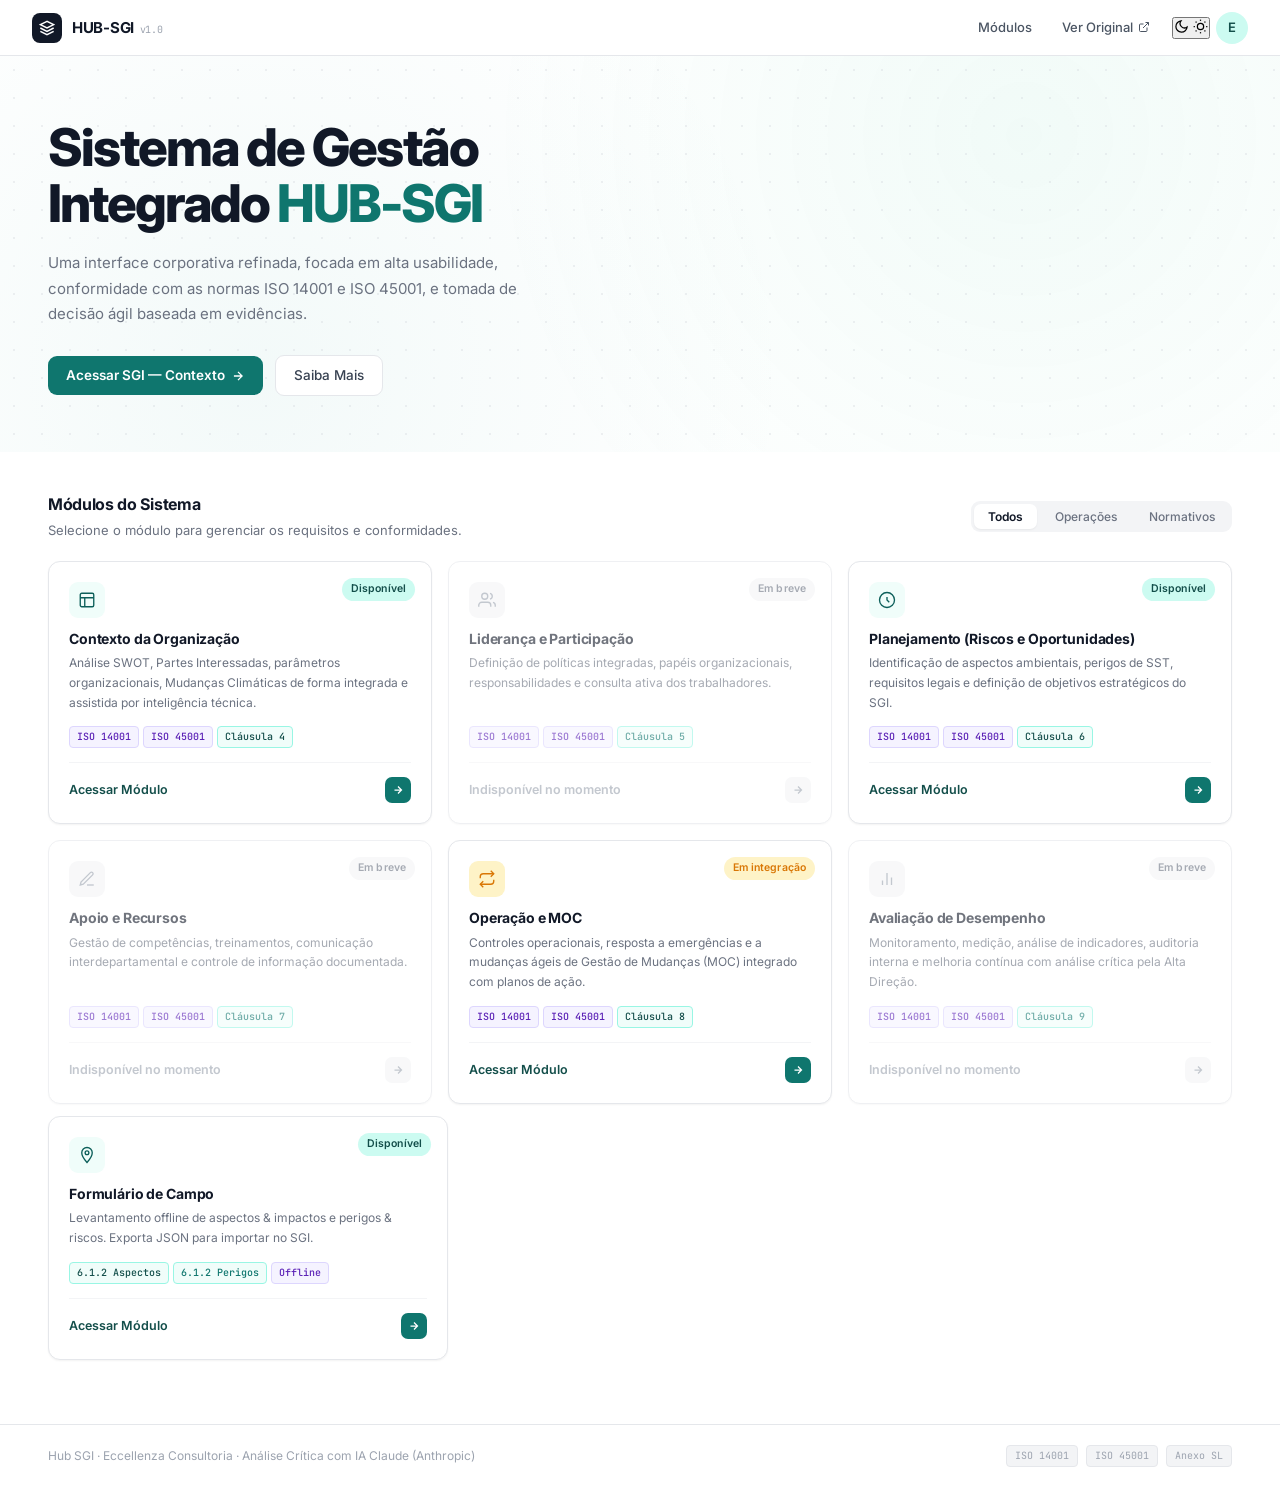
<file: index.html>
<!DOCTYPE html>
<html lang="pt-BR">
<head>
<meta charset="UTF-8">
<meta name="viewport" content="width=device-width, initial-scale=1.0">
<title>Hub SGI — Sistema de Gestão Integrado</title>
<link rel="preconnect" href="https://fonts.googleapis.com">
<link rel="preconnect" href="https://fonts.gstatic.com" crossorigin>
<link href="https://fonts.googleapis.com/css2?family=Inter:wght@300;400;500;600;700;800&family=JetBrains+Mono:wght@400;500&display=swap" rel="stylesheet">
<style>
:root {
  --green:     #0F766E;
  --green-d:   #0D5F5A;
  --green-l:   #CCFBF1;
  --green-xl:  #F0FDFA;
  --green-text:#134E4A;
  --teal:      #0D9488;
  --teal-d:    #0F766E;
  --gray-900:  #111827;
  --gray-800:  #1F2937;
  --gray-700:  #374151;
  --gray-600:  #4B5563;
  --gray-500:  #6B7280;
  --gray-400:  #9CA3AF;
  --gray-300:  #D1D5DB;
  --gray-200:  #E5E7EB;
  --gray-100:  #F3F4F6;
  --gray-050:  #F9FAFB;
  --white:     #FFFFFF;
  --amber-600: #D97706;
  --amber-100: #FEF3C7;
  --slate-400: #94A3B8;
  --font: 'Inter', -apple-system, BlinkMacSystemFont, sans-serif;
  --font-mono: 'JetBrains Mono', monospace;
  --r: 12px;
  --shadow-sm: 0 1px 2px rgba(0,0,0,.05);
  --shadow: 0 1px 3px rgba(0,0,0,.08), 0 4px 16px rgba(0,0,0,.05);
  --shadow-md: 0 4px 12px rgba(0,0,0,.08), 0 8px 32px rgba(0,0,0,.06);
}
*, *::before, *::after { box-sizing: border-box; margin: 0; padding: 0; }
html { scroll-behavior: smooth; }
body {
  font-family: var(--font);
  background: var(--white);
  color: var(--gray-800);
  font-size: 14px;
  line-height: 1.6;
  -webkit-font-smoothing: antialiased;
}

/* ── TOPBAR ────────────────────────────────────────────────────── */
.topbar {
  height: 56px;
  background: var(--white);
  border-bottom: 1px solid var(--gray-200);
  display: flex;
  align-items: center;
  justify-content: space-between;
  padding: 0 32px;
  position: sticky;
  top: 0;
  z-index: 100;
}

.topbar-brand {
  display: flex;
  align-items: center;
  gap: 10px;
  text-decoration: none;
}

.brand-mark {
  width: 30px; height: 30px;
  background: var(--gray-900);
  border-radius: 8px;
  display: flex; align-items: center; justify-content: center;
}

.brand-name {
  font-size: 15px;
  font-weight: 700;
  color: var(--gray-900);
  letter-spacing: -.02em;
}

.brand-version {
  font-family: var(--font-mono);
  font-size: 10px;
  color: var(--gray-400);
  margin-left: 2px;
  font-weight: 400;
}

.topbar-nav {
  display: flex;
  align-items: center;
  gap: 6px;
}

.topbar-link {
  font-size: 13px;
  font-weight: 500;
  color: var(--gray-600);
  text-decoration: none;
  padding: 5px 12px;
  border-radius: 8px;
  transition: all 140ms;
  display: flex; align-items: center; gap: 5px;
}
.topbar-link:hover { background: var(--gray-100); color: var(--gray-900); }

.topbar-avatar {
  width: 32px; height: 32px;
  background: var(--green-l);
  border-radius: 50%;
  display: flex; align-items: center; justify-content: center;
  font-size: 13px; font-weight: 600;
  color: var(--green-text);
  cursor: pointer;
}

/* ── HERO ──────────────────────────────────────────────────────── */
.hero {
  position: relative;
  background: var(--white);
  overflow: hidden;
  padding: 64px 48px 56px;
}

/* Textura de fundo sutil */
.hero::before {
  content: '';
  position: absolute;
  inset: 0;
  background-image:
    radial-gradient(circle at 80% 20%, rgba(16,185,129,.06) 0%, transparent 50%),
    radial-gradient(circle at 20% 80%, rgba(13,148,136,.05) 0%, transparent 50%);
  pointer-events: none;
}

/* Grade de pontos sutil */
.hero::after {
  content: '';
  position: absolute;
  inset: 0;
  background-image: radial-gradient(var(--gray-300) 1px, transparent 1px);
  background-size: 28px 28px;
  opacity: .35;
  pointer-events: none;
}

.hero-inner {
  position: relative;
  z-index: 1;
  max-width: 680px;
}

.hero-title {
  font-size: clamp(36px, 5vw, 52px);
  font-weight: 800;
  line-height: 1.08;
  letter-spacing: -.04em;
  color: var(--gray-900);
  margin-bottom: 18px;
}

.hero-title-accent {
  color: var(--green);
  display: inline;
}

.hero-sub {
  font-size: 15px;
  color: var(--gray-500);
  line-height: 1.7;
  max-width: 520px;
  margin-bottom: 28px;
}

.hero-actions {
  display: flex;
  align-items: center;
  gap: 12px;
  flex-wrap: wrap;
}

.btn-primary {
  display: inline-flex;
  align-items: center;
  gap: 6px;
  background: var(--green);
  color: #fff;
  font-size: 13.5px;
  font-weight: 600;
  padding: 9px 18px;
  border-radius: 9px;
  text-decoration: none;
  border: none;
  cursor: pointer;
  transition: background 140ms;
  font-family: var(--font);
}
.btn-primary:hover { background: var(--green-d); }

.btn-secondary {
  display: inline-flex;
  align-items: center;
  gap: 6px;
  background: var(--white);
  color: var(--gray-700);
  font-size: 13.5px;
  font-weight: 500;
  padding: 9px 18px;
  border-radius: 9px;
  text-decoration: none;
  border: 1px solid var(--gray-200);
  cursor: pointer;
  transition: all 140ms;
  font-family: var(--font);
}
.btn-secondary:hover { background: var(--gray-050); border-color: var(--gray-300); }

/* ── MÓDULOS ───────────────────────────────────────────────────── */
.modules-section {
  max-width: 1280px;
  margin: 0 auto;
  padding: 40px 48px 64px;
}

.modules-header {
  display: flex;
  align-items: center;
  justify-content: space-between;
  margin-bottom: 20px;
  flex-wrap: wrap;
  gap: 12px;
}

.modules-title {
  font-size: 16px;
  font-weight: 700;
  color: var(--gray-900);
  letter-spacing: -.02em;
}

.modules-sub {
  font-size: 13px;
  color: var(--gray-500);
  margin-top: 2px;
}

/* Filtros */
.filters {
  display: flex;
  gap: 4px;
  background: var(--gray-100);
  padding: 3px;
  border-radius: 9px;
}

.filter-btn {
  font-size: 12px;
  font-weight: 500;
  padding: 5px 14px;
  border-radius: 7px;
  border: none;
  background: transparent;
  color: var(--gray-500);
  cursor: pointer;
  transition: all 140ms;
  font-family: var(--font);
}

.filter-btn.active {
  background: var(--white);
  color: var(--gray-900);
  box-shadow: var(--shadow-sm);
  font-weight: 600;
}

/* Grid */
.modules-grid {
  display: grid;
  grid-template-columns: repeat(3, 1fr);
  gap: 16px;
}

/* ── MODULE CARD ───────────────────────────────────────────────── */
.module-card {
  background: var(--white);
  border: 1px solid var(--gray-200);
  border-radius: var(--r);
  padding: 20px;
  text-decoration: none;
  color: inherit;
  display: flex;
  flex-direction: column;
  gap: 0;
  transition: box-shadow 160ms, border-color 160ms, transform 160ms;
  box-shadow: var(--shadow-sm);
  position: relative;
  min-height: 220px;
}

.module-card.ready:hover {
  box-shadow: var(--shadow-md);
  border-color: var(--gray-300);
  transform: translateY(-2px);
}

.module-card.planned {
  opacity: .6;
  cursor: default;
}

/* Badge de status no canto superior direito */
.card-status-badge {
  position: absolute;
  top: 16px;
  right: 16px;
  font-size: 10.5px;
  font-weight: 600;
  padding: 3px 9px;
  border-radius: 20px;
  letter-spacing: .01em;
}
.csb-ready    { background: var(--green-l); color: var(--green-text); }
.csb-wip      { background: var(--amber-100); color: var(--amber-600); }
.csb-planned  { background: var(--gray-100); color: var(--gray-500); }

/* Ícone do card */
.card-icon {
  width: 36px; height: 36px;
  border-radius: 9px;
  background: var(--gray-100);
  display: flex; align-items: center; justify-content: center;
  margin-bottom: 12px;
  flex-shrink: 0;
}

.module-card.ready .card-icon { background: var(--green-xl); }

.card-icon svg { width: 18px; height: 18px; }
.module-card.ready .card-icon svg  { stroke: var(--green-d); }
.module-card.wip .card-icon   { background: var(--amber-100); }
.module-card.wip .card-icon svg    { stroke: var(--amber-600); }
.module-card.planned .card-icon svg{ stroke: var(--gray-400); }

.card-title {
  font-size: 14px;
  font-weight: 700;
  color: var(--gray-900);
  margin-bottom: 5px;
  letter-spacing: -.01em;
  line-height: 1.3;
  padding-right: 70px; /* espaço para o badge */
}

.card-desc {
  font-size: 12px;
  color: var(--gray-500);
  line-height: 1.65;
  margin-bottom: 14px;
  flex: 1;
}

/* Clause tags */
.card-clauses {
  display: flex;
  flex-wrap: wrap;
  gap: 4px;
  margin-bottom: 14px;
}

.clause {
  font-family: var(--font-mono);
  font-size: 10px;
  font-weight: 500;
  padding: 2px 7px;
  border-radius: 4px;
  border: 1px solid;
}

.c-env  { background: var(--green-xl); color: var(--green-text); border-color: #99F6E4; }
.c-sst  { background: #F0FDFA; color: var(--teal-d); border-color: #99F6E4; }
.c-both { background: #F5F3FF; color: #5B21B6; border-color: #DDD6FE; }

/* CTA do card */
.card-cta {
  display: flex;
  align-items: center;
  justify-content: space-between;
  padding-top: 14px;
  border-top: 1px solid var(--gray-100);
  margin-top: auto;
  font-size: 12.5px;
  font-weight: 600;
  color: var(--green-text);
  text-decoration: none;
}

.card-cta.disabled {
  color: var(--gray-400);
}

.cta-arrow {
  width: 26px; height: 26px;
  border-radius: 7px;
  background: var(--green);
  display: flex; align-items: center; justify-content: center;
  transition: background 140ms;
}

.module-card.ready:hover .cta-arrow { background: var(--green-d); }

.cta-arrow-planned {
  width: 26px; height: 26px;
  border-radius: 7px;
  background: var(--gray-100);
  display: flex; align-items: center; justify-content: center;
}

/* ── FOOTER ────────────────────────────────────────────────────── */
.site-footer {
  border-top: 1px solid var(--gray-200);
  padding: 20px 48px;
  display: flex;
  align-items: center;
  justify-content: space-between;
  gap: 12px;
  flex-wrap: wrap;
}

.footer-text {
  font-size: 12px;
  color: var(--gray-400);
}

.footer-norms {
  display: flex;
  gap: 8px;
}

.footer-norm {
  font-family: var(--font-mono);
  font-size: 10px;
  color: var(--gray-400);
  background: var(--gray-100);
  border: 1px solid var(--gray-200);
  padding: 2px 8px;
  border-radius: 4px;
}

/* ── RESPONSIVE ────────────────────────────────────────────────── */
@media (max-width: 1024px) {
  .modules-grid { grid-template-columns: repeat(2, 1fr); }
  .hero, .modules-section { padding-left: 32px; padding-right: 32px; }
}

@media (max-width: 640px) {
  .modules-grid { grid-template-columns: 1fr; }
  .hero { padding: 40px 20px; }
  .modules-section { padding: 24px 20px 40px; }
  .hero-title { font-size: 32px; }
  .topbar { padding: 0 20px; }
}

  /* Dark mode — index */
  [data-theme="dark"] body { background: #0D1117; color: #C9D1D9; }
  [data-theme="dark"] .topbar { background: #161B22; border-color: #30363D; }
  [data-theme="dark"] .brand-name { color: #E6EDF3; }
  [data-theme="dark"] .topbar-link { color: #8B949E; }
  [data-theme="dark"] .topbar-link:hover { background: #21262D; color: #E6EDF3; }
  [data-theme="dark"] .hero { background: #0D1117; }
  [data-theme="dark"] .hero-title { color: #F0F6FC; }
  [data-theme="dark"] .hero-sub { color: #8B949E; }
  [data-theme="dark"] .btn-secondary { background: #21262D; border-color: #30363D; color: #C9D1D9; }
  [data-theme="dark"] .btn-secondary:hover { background: #30363D; }
  [data-theme="dark"] .modules-section { background: #0D1117; }
  [data-theme="dark"] .modules-title { color: #F0F6FC; }
  [data-theme="dark"] .modules-sub { color: #8B949E; }
  [data-theme="dark"] .filters { background: #21262D; }
  [data-theme="dark"] .filter-btn { color: #8B949E; }
  [data-theme="dark"] .filter-btn.active { background: #30363D; color: #E6EDF3; }
  [data-theme="dark"] .module-card { background: #161B22; border-color: #30363D; }
  [data-theme="dark"] .module-card.ready:hover { border-color: #484F58; box-shadow: 0 4px 20px rgba(0,0,0,.4); }
  [data-theme="dark"] .card-icon { background: #21262D; }
  [data-theme="dark"] .module-card.ready .card-icon { background: #042F2E; }
  [data-theme="dark"] .card-title { color: #E6EDF3; }
  [data-theme="dark"] .card-desc { color: #8B949E; }
  [data-theme="dark"] .c-env { background: #042F2E; color: #2DD4BF; border-color: #0D9488; }
  [data-theme="dark"] .c-sst { background: #0D2D29; color: #2DD4BF; border-color: #0D9488; }
  [data-theme="dark"] .c-both { background: #1A0D3A; color: #D2A8FF; border-color: #7C3AED; }
  [data-theme="dark"] .card-cta { border-color: #21262D; color: #2DD4BF; }
  [data-theme="dark"] .cta-arrow-planned { background: #21262D; }
  [data-theme="dark"] .site-footer { border-color: #30363D; }
  [data-theme="dark"] .footer-text { color: #6E7681; }
  [data-theme="dark"] .footer-norm { background: #21262D; border-color: #30363D; color: #6E7681; }
  [data-theme="dark"] .dark-toggle { background: #21262D; border-color: #30363D; color: #8B949E; }
  [data-theme="dark"] .dark-toggle:hover { background: #30363D; color: #C9D1D9; }
</style>

<script>
// Dark mode — inicializa antes do render
(function() {
  try {
    var s = localStorage.getItem('sgi-theme');
    var d = window.matchMedia('(prefers-color-scheme: dark)').matches;
    document.documentElement.setAttribute('data-theme', s || (d ? 'dark' : 'light'));
  } catch(e) {}
})();
window.toggleDarkMode = function() {
  var r = document.documentElement;
  var t = r.getAttribute('data-theme') === 'dark' ? 'light' : 'dark';
  r.setAttribute('data-theme', t);
  try { localStorage.setItem('sgi-theme', t); } catch(e) {}
};
</script>
</head>
<body>

<!-- TOPBAR -->
<nav class="topbar">
  <a class="topbar-brand" href="#">
    <div class="brand-mark">
      <svg width="16" height="16" viewBox="0 0 24 24" fill="none" stroke="white" stroke-width="2.2">
        <path d="M12 2L2 7l10 5 10-5-10-5zM2 17l10 5 10-5M2 12l10 5 10-5"/>
      </svg>
    </div>
    <span class="brand-name">HUB-SGI <span class="brand-version">v1.0</span></span>
  </a>
  <div class="topbar-nav">
    <a href="#" class="topbar-link">Módulos</a>
    <a href="modulos/sgi-contexto.html" class="topbar-link">
      Ver Original
      <svg width="12" height="12" viewBox="0 0 24 24" fill="none" stroke="currentColor" stroke-width="2">
        <path d="M18 13v6a2 2 0 0 1-2 2H5a2 2 0 0 1-2-2V8a2 2 0 0 1 2-2h6"/>
        <polyline points="15 3 21 3 21 9"/><line x1="10" y1="14" x2="21" y2="3"/>
      </svg>
    </a>
    <button class="dark-toggle" onclick="toggleDarkMode()" title="Modo claro/escuro" style="margin-left:4px">
      <svg class="icon-moon" width="15" height="15" viewBox="0 0 24 24" fill="none" stroke="currentColor" stroke-width="2">
        <path d="M21 12.79A9 9 0 1 1 11.21 3 7 7 0 0 0 21 12.79z"/>
      </svg>
      <svg class="icon-sun" width="15" height="15" viewBox="0 0 24 24" fill="none" stroke="currentColor" stroke-width="2">
        <circle cx="12" cy="12" r="5"/>
        <line x1="12" y1="1" x2="12" y2="3"/>
        <line x1="12" y1="21" x2="12" y2="23"/>
        <line x1="4.22" y1="4.22" x2="5.64" y2="5.64"/>
        <line x1="18.36" y1="18.36" x2="19.78" y2="19.78"/>
        <line x1="1" y1="12" x2="3" y2="12"/>
        <line x1="21" y1="12" x2="23" y2="12"/>
        <line x1="4.22" y1="19.78" x2="5.64" y2="18.36"/>
        <line x1="18.36" y1="5.64" x2="19.78" y2="4.22"/>
      </svg>
    </button>
    <div class="topbar-avatar">E</div>
  </div>
</nav>

<!-- HERO -->
<section class="hero">
  <div class="hero-inner">
    <h1 class="hero-title">
      Sistema de Gestão<br>Integrado <span class="hero-title-accent">HUB-SGI</span>
    </h1>
    <p class="hero-sub">
      Uma interface corporativa refinada, focada em alta usabilidade,
      conformidade com as normas ISO 14001 e ISO 45001, e
      tomada de decisão ágil baseada em evidências.
    </p>
    <div class="hero-actions">
      <a href="modulos/sgi-contexto.html" class="btn-primary">
        Acessar SGI — Contexto
        <svg width="14" height="14" viewBox="0 0 24 24" fill="none" stroke="currentColor" stroke-width="2.2">
          <path d="M5 12h14M12 5l7 7-7 7"/>
        </svg>
      </a>
      <a href="#modulos" class="btn-secondary">Saiba Mais</a>
    </div>
  </div>
</section>

<!-- MÓDULOS -->
<section class="modules-section" id="modulos">
  <div class="modules-header">
    <div>
      <div class="modules-title">Módulos do Sistema</div>
      <div class="modules-sub">Selecione o módulo para gerenciar os requisitos e conformidades.</div>
    </div>
    <div class="filters">
      <button class="filter-btn active" onclick="filterModules('all',this)">Todos</button>
      <button class="filter-btn" onclick="filterModules('env',this)">Operações</button>
      <button class="filter-btn" onclick="filterModules('norm',this)">Normativos</button>
    </div>
  </div>

  <div class="modules-grid" id="modules-grid">

    <!-- SGI Contexto -->
    <a href="modulos/sgi-contexto.html" class="module-card ready" data-cat="norm">
      <span class="card-status-badge csb-ready">Disponível</span>
      <div class="card-icon">
        <svg fill="none" stroke-width="1.8" viewBox="0 0 24 24">
          <rect x="3" y="3" width="18" height="18" rx="2"/>
          <path d="M3 9h18M9 21V9"/>
        </svg>
      </div>
      <div class="card-title">Contexto da Organização</div>
      <div class="card-desc">Análise SWOT, Partes Interessadas, parâmetros organizacionais, Mudanças Climáticas de forma integrada e assistida por inteligência técnica.</div>
      <div class="card-clauses">
        <span class="clause c-both">ISO 14001</span>
        <span class="clause c-both">ISO 45001</span>
        <span class="clause c-env">Cláusula 4</span>
      </div>
      <div class="card-cta">
        Acessar Módulo
        <div class="cta-arrow">
          <svg width="12" height="12" viewBox="0 0 24 24" fill="none" stroke="white" stroke-width="2.5">
            <path d="M5 12h14M12 5l7 7-7 7"/>
          </svg>
        </div>
      </div>
    </a>

    <!-- Liderança e Participação (futuro) -->
    <a href="#" class="module-card planned" data-cat="norm" onclick="return false">
      <span class="card-status-badge csb-planned">Em breve</span>
      <div class="card-icon">
        <svg fill="none" stroke-width="1.8" viewBox="0 0 24 24">
          <path d="M17 21v-2a4 4 0 0 0-4-4H5a4 4 0 0 0-4 4v2"/>
          <circle cx="9" cy="7" r="4"/>
          <path d="M23 21v-2a4 4 0 0 0-3-3.87"/>
          <path d="M16 3.13a4 4 0 0 1 0 7.75"/>
        </svg>
      </div>
      <div class="card-title">Liderança e Participação</div>
      <div class="card-desc">Definição de políticas integradas, papéis organizacionais, responsabilidades e consulta ativa dos trabalhadores.</div>
      <div class="card-clauses">
        <span class="clause c-both">ISO 14001</span>
        <span class="clause c-both">ISO 45001</span>
        <span class="clause c-sst">Cláusula 5</span>
      </div>
      <div class="card-cta disabled">
        Indisponível no momento
        <div class="cta-arrow-planned">
          <svg width="12" height="12" viewBox="0 0 24 24" fill="none" stroke="#9CA3AF" stroke-width="2.5">
            <path d="M5 12h14M12 5l7 7-7 7"/>
          </svg>
        </div>
      </div>
    </a>

    <!-- Planejamento -->
    <a href="#" class="module-card ready" data-cat="norm" onclick="alert('Em breve!');return false">
      <span class="card-status-badge csb-ready">Disponível</span>
      <div class="card-icon">
        <svg fill="none" stroke-width="1.8" viewBox="0 0 24 24">
          <circle cx="12" cy="12" r="10"/>
          <path d="M12 8v4l3 3"/>
        </svg>
      </div>
      <div class="card-title">Planejamento (Riscos e Oportunidades)</div>
      <div class="card-desc">Identificação de aspectos ambientais, perigos de SST, requisitos legais e definição de objetivos estratégicos do SGI.</div>
      <div class="card-clauses">
        <span class="clause c-both">ISO 14001</span>
        <span class="clause c-both">ISO 45001</span>
        <span class="clause c-env">Cláusula 6</span>
      </div>
      <div class="card-cta">
        Acessar Módulo
        <div class="cta-arrow">
          <svg width="12" height="12" viewBox="0 0 24 24" fill="none" stroke="white" stroke-width="2.5">
            <path d="M5 12h14M12 5l7 7-7 7"/>
          </svg>
        </div>
      </div>
    </a>

    <!-- Apoio e Recursos -->
    <a href="#" class="module-card planned" data-cat="env" onclick="return false">
      <span class="card-status-badge csb-planned">Em breve</span>
      <div class="card-icon">
        <svg fill="none" stroke-width="1.8" viewBox="0 0 24 24">
          <path d="M12 20h9"/><path d="M16.5 3.5a2.121 2.121 0 0 1 3 3L7 19l-4 1 1-4L16.5 3.5z"/>
        </svg>
      </div>
      <div class="card-title">Apoio e Recursos</div>
      <div class="card-desc">Gestão de competências, treinamentos, comunicação interdepartamental e controle de informação documentada.</div>
      <div class="card-clauses">
        <span class="clause c-both">ISO 14001</span>
        <span class="clause c-both">ISO 45001</span>
        <span class="clause c-sst">Cláusula 7</span>
      </div>
      <div class="card-cta disabled">
        Indisponível no momento
        <div class="cta-arrow-planned">
          <svg width="12" height="12" viewBox="0 0 24 24" fill="none" stroke="#9CA3AF" stroke-width="2.5">
            <path d="M5 12h14M12 5l7 7-7 7"/>
          </svg>
        </div>
      </div>
    </a>

    <!-- Operação e MOC -->
    <a href="#" class="module-card wip" data-cat="env" onclick="alert('Em integração — em breve!');return false">
      <span class="card-status-badge csb-wip">Em integração</span>
      <div class="card-icon">
        <svg fill="none" stroke-width="1.8" viewBox="0 0 24 24">
          <polyline points="17 1 21 5 17 9"/>
          <path d="M3 11V9a4 4 0 0 1 4-4h14"/>
          <polyline points="7 23 3 19 7 15"/>
          <path d="M21 13v2a4 4 0 0 1-4 4H3"/>
        </svg>
      </div>
      <div class="card-title">Operação e MOC</div>
      <div class="card-desc">Controles operacionais, resposta a emergências e a mudanças ágeis de Gestão de Mudanças (MOC) integrado com planos de ação.</div>
      <div class="card-clauses">
        <span class="clause c-both">ISO 14001</span>
        <span class="clause c-both">ISO 45001</span>
        <span class="clause c-env">Cláusula 8</span>
      </div>
      <div class="card-cta">
        Acessar Módulo
        <div class="cta-arrow">
          <svg width="12" height="12" viewBox="0 0 24 24" fill="none" stroke="white" stroke-width="2.5">
            <path d="M5 12h14M12 5l7 7-7 7"/>
          </svg>
        </div>
      </div>
    </a>

    <!-- Avaliação de Desempenho -->
    <a href="#" class="module-card planned" data-cat="norm" onclick="return false">
      <span class="card-status-badge csb-planned">Em breve</span>
      <div class="card-icon">
        <svg fill="none" stroke-width="1.8" viewBox="0 0 24 24">
          <line x1="18" y1="20" x2="18" y2="10"/>
          <line x1="12" y1="20" x2="12" y2="4"/>
          <line x1="6" y1="20" x2="6" y2="14"/>
        </svg>
      </div>
      <div class="card-title">Avaliação de Desempenho</div>
      <div class="card-desc">Monitoramento, medição, análise de indicadores, auditoria interna e melhoria contínua com análise crítica pela Alta Direção.</div>
      <div class="card-clauses">
        <span class="clause c-both">ISO 14001</span>
        <span class="clause c-both">ISO 45001</span>
        <span class="clause c-sst">Cláusula 9</span>
      </div>
      <div class="card-cta disabled">
        Indisponível no momento
        <div class="cta-arrow-planned">
          <svg width="12" height="12" viewBox="0 0 24 24" fill="none" stroke="#9CA3AF" stroke-width="2.5">
            <path d="M5 12h14M12 5l7 7-7 7"/>
          </svg>
        </div>
      </div>
    </a>

  </div><!-- /grid -->

  <!-- Formulário de campo -->
  <div style="margin-top:12px">
    <a href="modulos/campo-sgi.html" class="module-card ready" style="max-width:400px;display:flex">
      <span class="card-status-badge csb-ready">Disponível</span>
      <div class="card-icon">
        <svg fill="none" stroke-width="1.8" viewBox="0 0 24 24">
          <path d="M12 2C8.13 2 5 5.13 5 9c0 5.25 7 13 7 13s7-7.75 7-13c0-3.87-3.13-7-7-7z"/>
          <circle cx="12" cy="9" r="2.5"/>
        </svg>
      </div>
      <div style="flex:1">
        <div class="card-title" style="padding-right:80px">Formulário de Campo</div>
        <div class="card-desc">Levantamento offline de aspectos & impactos e perigos & riscos. Exporta JSON para importar no SGI.</div>
        <div class="card-clauses">
          <span class="clause c-env">6.1.2 Aspectos</span>
          <span class="clause c-sst">6.1.2 Perigos</span>
          <span class="clause c-both">Offline</span>
        </div>
        <div class="card-cta">
          Acessar Módulo
          <div class="cta-arrow">
            <svg width="12" height="12" viewBox="0 0 24 24" fill="none" stroke="white" stroke-width="2.5">
              <path d="M5 12h14M12 5l7 7-7 7"/>
            </svg>
          </div>
        </div>
      </div>
    </a>
  </div>

</section>

<!-- FOOTER -->
<footer class="site-footer">
  <div class="footer-text">Hub SGI · Eccellenza Consultoria · Análise Crítica com IA Claude (Anthropic)</div>
  <div class="footer-norms">
    <span class="footer-norm">ISO 14001</span>
    <span class="footer-norm">ISO 45001</span>
    <span class="footer-norm">Anexo SL</span>
  </div>
</footer>

<script>
function filterModules(cat, btn) {
  document.querySelectorAll('.filter-btn').forEach(b => b.classList.remove('active'));
  btn.classList.add('active');
  document.querySelectorAll('.module-card').forEach(card => {
    if (cat === 'all') {
      card.style.display = '';
    } else {
      card.style.display = card.dataset.cat === cat ? '' : 'none';
    }
  });
}
</script>
</body>
</html>
</file>
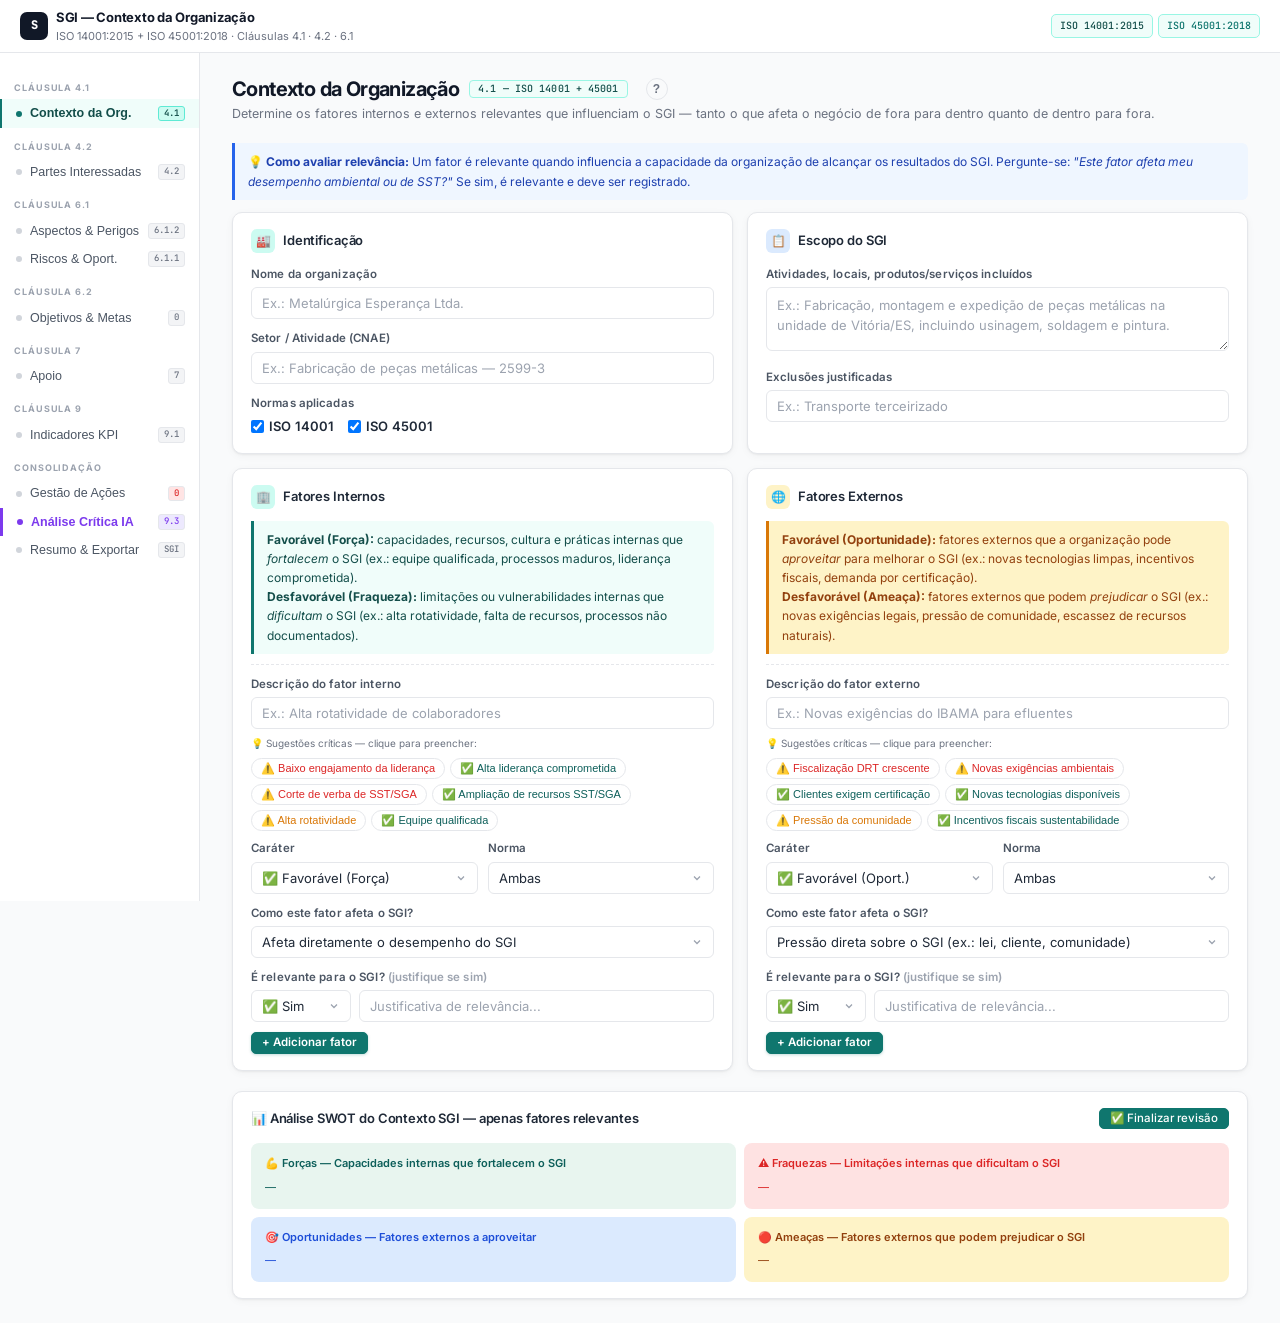
<file: modulossgi-contexto.html>
<!DOCTYPE html>
<html lang="pt-BR">
<head>
<meta charset="UTF-8">
<meta name="viewport" content="width=device-width, initial-scale=1.0">
<title>SGI — Contexto da Organização | ISO 14001 + 45001</title>
<link rel="stylesheet" href="../css/hub.css">
</head>
<body>

<header>

  <div class="hdr">
    <div class="logo">
      <div class="logo-ico">S</div>
      <div>
        <div class="logo-t">SGI — Contexto da Organização</div>
        <div class="logo-s">ISO 14001:2015 + ISO 45001:2018 · Cláusulas 4.1 · 4.2 · 6.1</div>
      </div>
    </div>
    <div class="norms">
      <span class="nb nb-env">ISO 14001:2015</span>
      <span class="nb nb-sst">ISO 45001:2018</span>
    </div>
  </div>

</header>

<div class="layout">
<aside>

  <div class="nav-lbl">Cláusula 4.1</div>
  <button class="nav-item on" onclick="goTo('s0')"><span class="nav-dot"></span>Contexto da Org.<span class="nav-cl">4.1</span></button>
  <div class="nav-lbl">Cláusula 4.2</div>
  <button class="nav-item" onclick="goTo('s1')"><span class="nav-dot"></span>Partes Interessadas<span class="nav-cl">4.2</span></button>
  <div class="nav-lbl">Cláusula 6.1</div>
  <button class="nav-item" onclick="goTo('s2')"><span class="nav-dot"></span>Aspectos & Perigos<span class="nav-cl">6.1.2</span></button>
  <button class="nav-item" onclick="goTo('s3')"><span class="nav-dot"></span>Riscos & Oport.<span class="nav-cl">6.1.1</span></button>
  <div class="nav-lbl">Cláusula 6.2</div>
  <button class="nav-item" onclick="goTo('s7')"><span class="nav-dot"></span>Objetivos & Metas<span class="nav-cl" id="obj-nav-badge">0</span></button>
  <div class="nav-lbl">Cláusula 7</div>
  <button class="nav-item" onclick="goTo('s8')"><span class="nav-dot"></span>Apoio<span class="nav-cl">7</span></button>
  <div class="nav-lbl">Cláusula 9</div>
  <button class="nav-item" onclick="goTo('s9')"><span class="nav-dot"></span>Indicadores KPI<span class="nav-cl" id="kpi-nav-badge">9.1</span></button>
  <div class="nav-lbl">Consolidação</div>
  <button class="nav-item" onclick="goTo('s5')"><span class="nav-dot"></span>Gestão de Ações<span class="nav-cl" id="action-nav-badge" style="background:#ffe4e4;color:var(--red)">0</span></button>
  <button class="nav-item" onclick="goTo('s6')" style="border-left:3px solid var(--purple)!important"><span class="nav-dot" style="background:var(--purple)"></span><span style="color:var(--purple);font-weight:600">Análise Crítica IA</span><span class="nav-cl" style="background:var(--purple-l);color:var(--purple)">9.3</span></button>
  <button class="nav-item" onclick="goTo('s4')"><span class="nav-dot"></span>Resumo & Exportar<span class="nav-cl">SGI</span></button>

</aside>
<main>


<!-- ===== S0: CONTEXTO 4.1 ===== -->
<div class="sec on" id="s0">
  <div class="ph">
    <div class="pt">Contexto da Organização <span class="ct">4.1 — ISO 14001 + 45001</span><button class="help-btn" onclick="openHelp('s0')" title="Orientações">?</button></div>
    <p class="ps">Determine os fatores internos e externos relevantes que influenciam o SGI — tanto o que afeta o negócio de fora para dentro quanto de dentro para fora.</p>
  </div>

  <div class="info">
    💡 <strong>Como avaliar relevância:</strong> Um fator é relevante quando influencia a capacidade da organização de alcançar os resultados do SGI. Pergunte-se: <em>"Este fator afeta meu desempenho ambiental ou de SST?"</em> Se sim, é relevante e deve ser registrado.
  </div>

  <div class="grid2" style="margin-bottom:14px">
    <div class="card">
      <div class="ct2"><div class="cico" style="background:var(--green-l)">🏭</div> Identificação</div>
      <label>Nome da organização</label>
      <input type="text" id="org-name" placeholder="Ex.: Metalúrgica Esperança Ltda.">
      <label>Setor / Atividade (CNAE)</label>
      <input type="text" id="org-sector" placeholder="Ex.: Fabricação de peças metálicas — 2599-3">
      <label>Normas aplicadas</label>
      <div style="display:flex;gap:14px;margin-top:4px">
        <label style="margin:0;display:flex;align-items:center;gap:5px;font-size:13px;color:var(--text)"><input type="checkbox" id="cb14" checked> ISO 14001</label>
        <label style="margin:0;display:flex;align-items:center;gap:5px;font-size:13px;color:var(--text)"><input type="checkbox" id="cb45" checked> ISO 45001</label>
      </div>
    </div>
    <div class="card">
      <div class="ct2"><div class="cico" style="background:var(--blue-l)">📋</div> Escopo do SGI</div>
      <label>Atividades, locais, produtos/serviços incluídos</label>
      <textarea id="org-scope" placeholder="Ex.: Fabricação, montagem e expedição de peças metálicas na unidade de Vitória/ES, incluindo usinagem, soldagem e pintura."></textarea>
      <label>Exclusões justificadas</label>
      <input type="text" id="org-excl" placeholder="Ex.: Transporte terceirizado">
    </div>
  </div>

  <div class="grid2">
    <!-- FATORES INTERNOS -->
    <div class="card">
      <div class="ct2"><div class="cico" style="background:var(--green-l)">🏢</div> Fatores Internos</div>
      <div class="info green" style="margin-bottom:10px">
        <strong>Favorável (Força):</strong> capacidades, recursos, cultura e práticas internas que <em>fortalecem</em> o SGI (ex.: equipe qualificada, processos maduros, liderança comprometida).<br>
        <strong>Desfavorável (Fraqueza):</strong> limitações ou vulnerabilidades internas que <em>dificultam</em> o SGI (ex.: alta rotatividade, falta de recursos, processos não documentados).
      </div>
      <div id="int-list"></div>
      <div style="border-top:1px dashed var(--gray-b);margin-top:10px;padding-top:10px">
        <label>Descrição do fator interno</label>
        <input type="text" id="int-desc" placeholder="Ex.: Alta rotatividade de colaboradores" onkeydown="if(event.key==='Enter')addFactor('int')">
        <div style="margin-top:6px;display:flex;flex-wrap:wrap;gap:5px">
          <span style="font-size:10px;color:var(--text2);width:100%;margin-bottom:2px">💡 Sugestões críticas — clique para preencher:</span>
          <button type="button" onclick="suggestFactor('int','Baixo engajamento da Alta Direção com o SGI — participação limitada nas análises críticas','des','both')" style="font-size:11px;padding:3px 9px;border:1px solid var(--gray-b);border-radius:20px;background:var(--white);cursor:pointer;color:var(--red)">⚠️ Baixo engajamento da liderança</button>
          <button type="button" onclick="suggestFactor('int','Alta Direção comprometida — SGI incluído na agenda estratégica e com recursos garantidos','fav','both')" style="font-size:11px;padding:3px 9px;border:1px solid var(--gray-b);border-radius:20px;background:var(--white);cursor:pointer;color:var(--green-d)">✅ Alta liderança comprometida</button>
          <button type="button" onclick="suggestFactor('int','Contingenciamento de recursos para SST e meio ambiente pela Alta Direção','des','both')" style="font-size:11px;padding:3px 9px;border:1px solid var(--gray-b);border-radius:20px;background:var(--white);cursor:pointer;color:var(--red)">⚠️ Corte de verba de SST/SGA</button>
          <button type="button" onclick="suggestFactor('int','Decisão da Alta Direção de ampliar recursos para adequação às NRs e requisitos ambientais','fav','both')" style="font-size:11px;padding:3px 9px;border:1px solid var(--gray-b);border-radius:20px;background:var(--white);cursor:pointer;color:var(--green-d)">✅ Ampliação de recursos SST/SGA</button>
          <button type="button" onclick="suggestFactor('int','Alta rotatividade de colaboradores em funções críticas para o SGI','des','both')" style="font-size:11px;padding:3px 9px;border:1px solid var(--gray-b);border-radius:20px;background:var(--white);cursor:pointer;color:var(--amber)">⚠️ Alta rotatividade</button>
          <button type="button" onclick="suggestFactor('int','Equipe do SGI qualificada e com formação técnica adequada','fav','both')" style="font-size:11px;padding:3px 9px;border:1px solid var(--gray-b);border-radius:20px;background:var(--white);cursor:pointer;color:var(--green-d)">✅ Equipe qualificada</button>
        </div>
        <div class="row" style="margin-top:8px">
          <div>
            <label>Caráter</label>
            <select id="int-type">
              <option value="fav">✅ Favorável (Força)</option>
              <option value="des">⚠️ Desfavorável (Fraqueza)</option>
            </select>
          </div>
          <div>
            <label>Norma</label>
            <select id="int-norm">
              <option value="both">Ambas</option>
              <option value="env">14001</option>
              <option value="sst">45001</option>
            </select>
          </div>
        </div>
        <label>Como este fator afeta o SGI?</label>
        <select id="int-dir">
          <option value="dir">Afeta diretamente o desempenho do SGI</option>
          <option value="ind">Afeta indiretamente (via cultura, clima, recursos)</option>
          <option value="both">Ambos os aspectos</option>
        </select>
        <label>É relevante para o SGI? <span style="color:var(--text3)">(justifique se sim)</span></label>
        <div style="display:flex;gap:8px;align-items:flex-start;margin-top:4px">
          <select id="int-rel" style="width:100px;flex-shrink:0">
            <option value="sim">✅ Sim</option>
            <option value="nao">❌ Não</option>
          </select>
          <input type="text" id="int-just" placeholder="Justificativa de relevância...">
        </div>
        <button class="btn btn-g btn-sm mt" onclick="addFactor('int')">+ Adicionar fator</button>
      </div>
    </div>

    <!-- FATORES EXTERNOS -->
    <div class="card">
      <div class="ct2"><div class="cico" style="background:var(--amber-l)">🌐</div> Fatores Externos</div>
      <div class="info amber" style="margin-bottom:10px">
        <strong>Favorável (Oportunidade):</strong> fatores externos que a organização pode <em>aproveitar</em> para melhorar o SGI (ex.: novas tecnologias limpas, incentivos fiscais, demanda por certificação).<br>
        <strong>Desfavorável (Ameaça):</strong> fatores externos que podem <em>prejudicar</em> o SGI (ex.: novas exigências legais, pressão de comunidade, escassez de recursos naturais).
      </div>
      <div id="ext-list"></div>
      <div style="border-top:1px dashed var(--gray-b);margin-top:10px;padding-top:10px">
        <label>Descrição do fator externo</label>
        <input type="text" id="ext-desc" placeholder="Ex.: Novas exigências do IBAMA para efluentes" onkeydown="if(event.key==='Enter')addFactor('ext')">
        <div style="margin-top:6px;display:flex;flex-wrap:wrap;gap:5px">
          <span style="font-size:10px;color:var(--text2);width:100%;margin-bottom:2px">💡 Sugestões críticas — clique para preencher:</span>
          <button type="button" onclick="suggestFactor('ext','Endurecimento da fiscalização trabalhista (DRT) com aumento de autuações no setor','des','sst')" style="font-size:11px;padding:3px 9px;border:1px solid var(--gray-b);border-radius:20px;background:var(--white);cursor:pointer;color:var(--red)">⚠️ Fiscalização DRT crescente</button>
          <button type="button" onclick="suggestFactor('ext','Novas exigências legais ambientais — atualização de normas e limites de emissão','des','env')" style="font-size:11px;padding:3px 9px;border:1px solid var(--gray-b);border-radius:20px;background:var(--white);cursor:pointer;color:var(--red)">⚠️ Novas exigências ambientais</button>
          <button type="button" onclick="suggestFactor('ext','Demanda crescente de clientes por fornecedores certificados ISO 14001 e ISO 45001','fav','both')" style="font-size:11px;padding:3px 9px;border:1px solid var(--gray-b);border-radius:20px;background:var(--white);cursor:pointer;color:var(--green-d)">✅ Clientes exigem certificação</button>
          <button type="button" onclick="suggestFactor('ext','Disponibilidade de tecnologias mais limpas e seguras no mercado','fav','both')" style="font-size:11px;padding:3px 9px;border:1px solid var(--gray-b);border-radius:20px;background:var(--white);cursor:pointer;color:var(--green-d)">✅ Novas tecnologias disponíveis</button>
          <button type="button" onclick="suggestFactor('ext','Pressão da comunidade local sobre impactos ambientais e de SST da operação','des','both')" style="font-size:11px;padding:3px 9px;border:1px solid var(--gray-b);border-radius:20px;background:var(--white);cursor:pointer;color:var(--amber)">⚠️ Pressão da comunidade</button>
          <button type="button" onclick="suggestFactor('ext','Incentivos fiscais e linhas de crédito para investimentos em sustentabilidade e SST','fav','both')" style="font-size:11px;padding:3px 9px;border:1px solid var(--gray-b);border-radius:20px;background:var(--white);cursor:pointer;color:var(--green-d)">✅ Incentivos fiscais sustentabilidade</button>
        </div>
        <div class="row" style="margin-top:8px">
          <div>
            <label>Caráter</label>
            <select id="ext-type">
              <option value="fav">✅ Favorável (Oport.)</option>
              <option value="des">⚠️ Desfavorável (Ameaça)</option>
            </select>
          </div>
          <div>
            <label>Norma</label>
            <select id="ext-norm">
              <option value="both">Ambas</option>
              <option value="env">14001</option>
              <option value="sst">45001</option>
            </select>
          </div>
        </div>
        <label>Como este fator afeta o SGI?</label>
        <select id="ext-dir">
          <option value="dir">Pressão direta sobre o SGI (ex.: lei, cliente, comunidade)</option>
          <option value="ind">Influência indireta (ex.: tendência de mercado, tecnologia)</option>
          <option value="both">Ambos os aspectos</option>
        </select>
        <label>É relevante para o SGI? <span style="color:var(--text3)">(justifique se sim)</span></label>
        <div style="display:flex;gap:8px;align-items:flex-start;margin-top:4px">
          <select id="ext-rel" style="width:100px;flex-shrink:0">
            <option value="sim">✅ Sim</option>
            <option value="nao">❌ Não</option>
          </select>
          <input type="text" id="ext-just" placeholder="Justificativa de relevância...">
        </div>
        <button class="btn btn-g btn-sm mt" onclick="addFactor('ext')">+ Adicionar fator</button>
      </div>
    </div>
  </div>

  <div class="card mt2">
    <div style="display:flex;align-items:center;justify-content:space-between;margin-bottom:14px;flex-wrap:wrap;gap:8px">
      <div class="ct2" style="margin-bottom:0">📊 Análise SWOT do Contexto SGI — apenas fatores relevantes</div>
      <div style="display:flex;align-items:center;gap:8px">
        <span id="swot-rev-date" style="font-size:11px;color:var(--text2)"></span>
        <button class="btn btn-sm" style="background:var(--green);color:#fff;border-color:var(--green);font-weight:500" onclick="finalizeSWOT()">✅ Finalizar revisão</button>
      </div>
    </div>
    <div class="swot">
      <div class="sq ss"><div class="sq-t">💪 Forças — Capacidades internas que fortalecem o SGI</div><div class="sq-i" id="sw-s">—</div></div>
      <div class="sq sw"><div class="sq-t">⚠️ Fraquezas — Limitações internas que dificultam o SGI</div><div class="sq-i" id="sw-w">—</div></div>
      <div class="sq so"><div class="sq-t">🎯 Oportunidades — Fatores externos a aproveitar</div><div class="sq-i" id="sw-o">—</div></div>
      <div class="sq st"><div class="sq-t">🔴 Ameaças — Fatores externos que podem prejudicar o SGI</div><div class="sq-i" id="sw-t">—</div></div>
    </div>
    <div id="swot-suggest-btn" style="display:none;margin-top:12px">
      <button class="btn btn-sm" style="background:var(--blue);color:#fff;border-color:var(--blue);font-weight:500" onclick="goTo('s3');generateROFromSWOT()">
        ⚡ Gerar Riscos & Oportunidades a partir desta SWOT →
      </button>
    </div>
  </div>
</div>

<!-- ===== S1: PARTES INTERESSADAS 4.2 ===== -->
<div class="sec" id="s1">
  <div class="ph">
    <div class="pt">Partes Interessadas <span class="ct">4.2 — ISO 14001 + 45001</span><button class="help-btn" onclick="openHelp('s1')" title="Orientações">?</button></div>
    <p class="ps">Identifique partes interessadas, suas <strong>necessidades</strong> (requisitos explícitos/formais) e <strong>expectativas</strong> (implícitas/desejadas), e determine quais se tornam obrigações de conformidade.</p>
  </div>

  <div class="info">
    💡 <strong>Necessidade</strong> = requisito explícito, formal, obrigatório (lei, contrato, licença). &nbsp;|&nbsp; <strong>Expectativa</strong> = desejo implícito, não formalizado, mas que se ignorado gera conflito. &nbsp;|&nbsp; <strong>Obrigação de conformidade</strong> = necessidades e expectativas que a organização decide assumir como compromisso (ISO 14001 §6.1.3 / 45001 §6.1.3).
  </div>

  <div class="flex fbet" style="margin-bottom:10px">
    <span style="font-size:12px;color:var(--text2)">Clique para selecionar · Use "+ Nova parte" para adicionar</span>
    <button class="btn btn-g btn-sm" onclick="openAddPI()">+ Nova parte interessada</button>
  </div>

  <div class="pi-grid" id="pi-grid"></div>

  <div class="divider"></div>
  <div class="ct2" style="font-size:13px;margin-bottom:10px">📋 Necessidades × Expectativas das Partes Selecionadas</div>
  <div style="overflow-x:auto">
    <table class="tbl">
      <thead>
        <tr>
          <th>Parte Interessada</th>
          <th>Necessidades (formais/obrigatórias)</th>
          <th>Expectativas (implícitas/desejadas)</th>
          <th>Obrigação de conformidade?</th>
          <th>Norma</th>
          <th>Monitoramento</th>
        </tr>
      </thead>
      <tbody id="pi-detail-body"></tbody>
    </table>
  </div>

  <div class="card mt2">
    <div class="ct2">🗺️ Mapa de Influência × Interesse</div>
    <div style="display:grid;grid-template-columns:1fr 1fr;grid-template-rows:1fr 1fr;gap:6px;min-height:180px">
      <div class="map-quad mq-tl"><b>👁️ Engajar ativamente (alta inf., baixo int.)</b><div id="mq-tl"></div></div>
      <div class="map-quad mq-tr"><b>⭐ Gerenciar de perto (alta inf., alto int.)</b><div id="mq-tr"></div></div>
      <div class="map-quad mq-bl"><b>📡 Monitorar (baixa inf., baixo int.)</b><div id="mq-bl"></div></div>
      <div class="map-quad mq-br"><b>📢 Manter informado (baixa inf., alto int.)</b><div id="mq-br"></div></div>
    </div>
    <div style="display:flex;justify-content:space-between;font-size:10px;color:var(--text2);margin-top:6px">
      <span>↑ Alta influência</span><span>→ Alto interesse</span>
    </div>
  </div>
</div>

<!-- ===== S2: ASPECTOS & PERIGOS ===== -->
<div class="sec" id="s2">
  <div class="ph">
    <div class="pt">Aspectos & Perigos <span class="ct">6.1.2</span></div>
    <p class="ps">Aspectos ambientais significativos (ISO 14001) e perigos/riscos de SST (ISO 45001), com avaliação Probabilidade × Severidade.</p>
  </div>

  <!-- FLUXO DE CAMPO -->
  <div style="background:var(--blue-l);border:1px solid #a8cef0;border-radius:var(--r);padding:12px 16px;margin-bottom:14px;font-size:12px;color:var(--blue-d);line-height:1.7">
    💡 <strong>ISO 14001:2026 e ISO 45001:2018</strong> exigem identificação por <strong>Atividade, Produto e Serviço</strong>. A 14001 inclui também a <strong>perspectiva de ciclo de vida</strong> e avaliação de <strong>significância</strong>. A 45001 requer avaliação do <strong>grau do risco</strong> e aplicação da <strong>hierarquia de controles</strong>. Por isso, os levantamentos são exportados em planilhas <strong>separadas por norma</strong>.
  </div>

  <div style="display:grid;grid-template-columns:1fr 1fr;gap:12px;margin-bottom:16px">

    <!-- 14001 -->
    <div style="background:var(--green-l);border:1px solid #a8dfc8;border-radius:var(--r);padding:14px 16px">
      <div style="font-size:12px;font-weight:700;color:var(--green-d);margin-bottom:6px">🌿 ISO 14001:2026 — Aspectos &amp; Impactos Ambientais</div>
      <p style="font-size:12px;color:var(--green-d);margin-bottom:10px;line-height:1.6">
        Inclui: <strong>Atividade/Produto/Serviço · Ciclo de vida · Aspecto · Impacto · P × S · Significância</strong>
      </p>
      <div style="display:flex;gap:8px;flex-wrap:wrap;margin-bottom:8px">
        <button class="btn btn-sm" style="background:var(--green);color:#fff;border-color:var(--green);font-weight:500" onclick="exportCSV14001()">⬇️ Baixar planilha 14001 (.csv)</button>
      </div>
      <div style="border-top:1px dashed #a8dfc8;padding-top:8px;margin-top:4px">
        <div style="font-size:11px;font-weight:600;color:var(--green-d);margin-bottom:4px">📥 Importar após preenchimento:</div>
        <label class="btn btn-sm" style="background:var(--green-d);color:#fff;border-color:var(--green-d);font-weight:500;cursor:pointer;display:inline-flex">
          📂 Importar 14001 .csv
          <input type="file" id="import-csv-14001" accept=".csv" style="display:none" onchange="importCSV14001(this)">
        </label>
        <div id="import-status-14001" style="font-size:11px;color:var(--green-d);margin-top:6px"></div>
      </div>
    </div>

    <!-- 45001 -->
    <div style="background:var(--blue-l);border:1px solid #a8cef0;border-radius:var(--r);padding:14px 16px">
      <div style="font-size:12px;font-weight:700;color:var(--blue-d);margin-bottom:6px">⛑️ ISO 45001:2018 — Perigos &amp; Riscos de SST</div>
      <p style="font-size:12px;color:var(--blue-d);margin-bottom:10px;line-height:1.6">
        Inclui: <strong>Atividade/Produto/Serviço · Perigo · Risco · P × S · Grau · Hierarquia de controles</strong>
      </p>
      <div style="display:flex;gap:8px;flex-wrap:wrap;margin-bottom:8px">
        <button class="btn btn-sm" style="background:var(--blue);color:#fff;border-color:var(--blue);font-weight:500" onclick="exportCSV45001()">⬇️ Baixar planilha 45001 (.csv)</button>
      </div>
      <div style="border-top:1px dashed #a8cef0;padding-top:8px;margin-top:4px">
        <div style="font-size:11px;font-weight:600;color:var(--blue-d);margin-bottom:4px">📥 Importar após preenchimento:</div>
        <label class="btn btn-sm" style="background:var(--blue-d);color:#fff;border-color:var(--blue-d);font-weight:500;cursor:pointer;display:inline-flex">
          📂 Importar 45001 .csv
          <input type="file" id="import-csv-45001" accept=".csv" style="display:none" onchange="importCSV45001(this)">
        </label>
        <div id="import-status-45001" style="font-size:11px;color:var(--blue-d);margin-top:6px"></div>
      </div>
    </div>

  </div>

  <!-- FILTROS E AÇÕES -->
  <div class="flex fbet" style="margin-bottom:12px">
    <div class="flex" style="gap:6px">
      <button class="btn btn-sm" id="fa-all" onclick="filterAP('all')">Todos</button>
      <button class="btn btn-sm" id="fa-env" onclick="filterAP('env')">🌿 Ambientais</button>
      <button class="btn btn-sm" id="fa-sst" onclick="filterAP('sst')">⛑️ SST</button>
    </div>
    <div class="flex" style="gap:6px">
      <button class="btn btn-sm" onclick="clearAP()" style="color:var(--red);border-color:var(--red)">🗑️ Limpar todos</button>
      <button class="btn btn-g btn-sm" onclick="openAPModal()">+ Novo item manual</button>
    </div>
  </div>

  <div style="overflow-x:auto">
    <table class="tbl" style="min-width:1100px">
      <thead>
        <tr><th>Tipo</th><th>Atividade/Produto/Serviço</th><th>Aspecto / Perigo</th><th>Impacto / Consequência</th><th>Condição</th><th style="text-align:center">P</th><th style="text-align:center">S</th><th>Score</th><th>Signi./Grau</th><th>Detalhe extra</th><th></th></tr>
      </thead>
      <tbody id="ap-body"></tbody>
    </table>
  </div>
  <div class="empty" id="ap-empty">Nenhum item cadastrado. Exporte a planilha de campo, preencha e importe — ou adicione manualmente.</div>

  <!-- INSTRUÇÕES DE USO -->
  <div style="background:var(--gray-l);border-radius:var(--r);padding:14px 16px;margin-top:14px;font-size:12px;color:var(--text2);line-height:1.7">
    <strong style="color:var(--text)">📋 Como usar o fluxo de campo:</strong><br>
    1. Clique em <strong>Exportar .csv</strong> ou <strong>.xlsx</strong> — o arquivo já vem com cabeçalho, instruções e exemplos de preenchimento.<br>
    2. Distribua o arquivo para os responsáveis pelo levantamento (técnicos de segurança, analistas ambientais, líderes de área).<br>
    3. Preencha uma linha por aspecto ambiental ou perigo identificado. Colunas P e S recebem valores de 1 a 5.<br>
    4. Salve como .csv (UTF-8) e clique em <strong>Importar .csv</strong> para carregar os dados na ferramenta.<br>
    5. Revise, ajuste e siga para a cláusula 6.1.1 com os riscos já mapeados.
  </div>
</div>

<!-- ===== S3: RISCOS & OPORTUNIDADES ===== -->
<div class="sec" id="s3">
  <div class="ph">
    <div class="pt">Riscos e Oportunidades <span class="ct">6.1.1 — ISO 14001 + 45001</span><button class="help-btn" onclick="openHelp('s3')" title="Orientações">?</button></div>
    <p class="ps">A norma exige que sejam derivados de: <strong>4.1 Contexto (SWOT)</strong> · <strong>4.2 Partes Interessadas</strong> · <strong>6.1.2 Aspectos & Perigos</strong>. Use a geração automática ou adicione manualmente.</p>
  </div>

  <!-- GERAÇÃO AUTOMÁTICA -->
  <div style="background:var(--green-l);border:1px solid #a8dfc8;border-radius:var(--r);padding:14px 16px;margin-bottom:16px">
    <div style="font-size:13px;font-weight:600;color:var(--green-d);margin-bottom:8px">⚡ Geração automática de Riscos & Oportunidades</div>
    <p style="font-size:12px;color:var(--green-d);margin-bottom:12px;line-height:1.7">
      Analisa automaticamente a SWOT (4.1), as Partes Interessadas selecionadas (4.2) e os Aspectos/Perigos classificados como críticos ou altos (6.1.2) e sugere riscos e oportunidades com rastreabilidade da origem normativa.
    </p>
    <div style="display:flex;gap:8px;flex-wrap:wrap">
      <button class="btn btn-sm" style="background:var(--green);color:#fff;border-color:var(--green);font-weight:500" onclick="generateROFromSWOT()">🌿 Gerar a partir da SWOT (4.1)</button>
      <button class="btn btn-sm" style="background:var(--blue);color:#fff;border-color:var(--blue);font-weight:500" onclick="generateROFromPI()">👥 Gerar a partir das Partes Interessadas (4.2)</button>
      <button class="btn btn-sm" style="background:var(--amber);color:#fff;border-color:var(--amber);font-weight:500" onclick="generateROFromAP()">⚠️ Gerar a partir dos Aspectos & Perigos (6.1.2)</button>
      <button class="btn btn-sm" onclick="clearRO()" style="color:var(--red);border-color:var(--red)">🗑️ Limpar todos</button>
    </div>
  </div>

  <div class="grid2">
    <div class="card">
      <div class="ct2">📊 Matriz P × S</div>
      <div class="matrix-wrap"><table class="matrix" id="risk-matrix"></table></div>
      <div class="flex" style="gap:12px;flex-wrap:wrap;font-size:11px;margin-top:6px">
        <span><span style="display:inline-block;width:10px;height:10px;border-radius:2px;background:#e8f5ef;margin-right:3px"></span>Baixo</span>
        <span><span style="display:inline-block;width:10px;height:10px;border-radius:2px;background:#fef9e7;margin-right:3px"></span>Médio</span>
        <span><span style="display:inline-block;width:10px;height:10px;border-radius:2px;background:#fde8d8;margin-right:3px"></span>Alto</span>
        <span><span style="display:inline-block;width:10px;height:10px;border-radius:2px;background:#ffe4e4;margin-right:3px"></span>Crítico</span>
      </div>
    </div>
    <div class="card">
      <div class="ct2">➕ Adicionar manualmente</div>
      <label>Tipo</label>
      <select id="ro-type"><option value="risk">⚠️ Risco</option><option value="opp">🎯 Oportunidade</option></select>
      <label>Norma</label>
      <select id="ro-norm"><option value="both">Ambas</option><option value="env">ISO 14001</option><option value="sst">ISO 45001</option></select>
      <label>Origem normativa</label>
      <select id="ro-origin">
        <option value="4.1-swot">4.1 — Contexto (SWOT)</option>
        <option value="4.2-pi">4.2 — Partes Interessadas</option>
        <option value="6.1.2-ap">6.1.2 — Aspecto / Perigo</option>
        <option value="manual">Identificação direta</option>
      </select>
      <label>Descrição</label>
      <input type="text" id="ro-desc" placeholder="Descreva o risco ou oportunidade">
      <label>Fonte específica</label>
      <input type="text" id="ro-src" placeholder="Ex.: Ameaça — Novas exigências IBAMA">
      <label>Probabilidade</label>
      <select id="ro-prob"><option value="1">1 – Muito baixa</option><option value="2">2 – Baixa</option><option value="3" selected>3 – Média</option><option value="4">4 – Alta</option><option value="5">5 – Muito alta</option></select>
      <label>Severidade</label>
      <select id="ro-sev"><option value="1">1 – Insignificante</option><option value="2">2 – Menor</option><option value="3" selected>3 – Moderado</option><option value="4">4 – Maior</option><option value="5">5 – Crítico</option></select>
      <label>Ação planejada</label>
      <input type="text" id="ro-action" placeholder="Ex.: Monitoramento trimestral">
      <button class="btn btn-g mt" style="width:100%" onclick="addRO()">+ Registrar</button>
    </div>
  </div>
  <div class="mt2">
    <div style="display:flex;align-items:center;justify-content:space-between;margin-bottom:10px">
      <div class="ct2" style="margin-bottom:0">📋 Registro de Riscos e Oportunidades</div>
      <div style="font-size:11px;color:var(--text2)" id="ro-count"></div>
    </div>
    <div id="ro-items"><div class="empty">Nenhum item registrado. Use a geração automática ou adicione manualmente.</div></div>
  </div>
</div>

<!-- ===== S9: INDICADORES KPI — CLÁUSULA 9.1 ===== -->
<div class="sec" id="s9">
  <div class="ph">
    <div class="pt">Indicadores de Desempenho
      <span class="ct">9.1 — ISO 14001 + 45001</span>
      <button class="help-btn" onclick="openHelp('s9')" title="Orientações">?</button>
    </div>
    <p class="ps">Monitoramento e medição do desempenho ambiental e de SST — com semáforo automático, série histórica e tendência.</p>
  </div>

  <!-- Painel de estatísticas -->
  <div style="display:grid;grid-template-columns:repeat(5,1fr);gap:10px;margin-bottom:16px" id="kpi-stats"></div>

  <!-- Barra de ferramentas -->
  <div class="flex fbet" style="margin-bottom:14px;flex-wrap:wrap;gap:8px">
    <div class="flex" style="gap:6px;flex-wrap:wrap">
      <button class="btn btn-sm" id="kf-all"  onclick="filterKPI('all')">Todos</button>
      <button class="btn btn-sm" id="kf-env"  onclick="filterKPI('env')">🌿 Ambientais</button>
      <button class="btn btn-sm" id="kf-sst"  onclick="filterKPI('sst')">⛑️ SST</button>
      <button class="btn btn-sm" id="kf-red"  onclick="filterKPI('red')" style="color:var(--red)">🔴 Fora da meta</button>
      <button class="btn btn-sm" id="kf-grn"  onclick="filterKPI('grn')" style="color:var(--green-d)">✅ Na meta</button>
    </div>
    <div class="flex" style="gap:8px">
      <button class="btn btn-sm" onclick="openKPICatalog()">📚 Catálogo de KPIs</button>
      <button class="btn btn-sm" onclick="openKPIImport()">📂 Importar histórico</button>
      <button class="btn btn-sm" onclick="exportKPIReport()">⬇️ Exportar relatório</button>
      <button class="btn btn-g btn-sm" onclick="openKPIModal()">+ Novo indicador</button>
    </div>
  </div>

  <!-- Período de análise -->
  <div class="card" style="padding:12px 16px;margin-bottom:14px">
    <div class="flex" style="gap:16px;align-items:center;flex-wrap:wrap">
      <span style="font-size:12px;font-weight:600;color:var(--text2)">Período de análise:</span>
      <div class="flex" style="gap:8px">
        <select id="kpi-year" onchange="renderKPIGrid()" style="font-size:13px;padding:5px 10px">
        </select>
        <select id="kpi-period" onchange="renderKPIGrid()" style="font-size:13px;padding:5px 10px">
          <option value="12">Últimos 12 meses</option>
          <option value="6">Últimos 6 meses</option>
          <option value="3">Último trimestre</option>
          <option value="24">Últimos 24 meses</option>
        </select>
      </div>
      <div class="flex" style="gap:10px;font-size:11px;margin-left:auto">
        <span><span class="kpi-sem kpi-sem-grn" style="display:inline-block;width:10px;height:10px;margin-right:4px"></span>Na meta</span>
        <span><span class="kpi-sem kpi-sem-amb" style="display:inline-block;width:10px;height:10px;margin-right:4px"></span>Atenção (±10%)</span>
        <span><span class="kpi-sem kpi-sem-red" style="display:inline-block;width:10px;height:10px;margin-right:4px"></span>Fora da meta</span>
        <span><span class="kpi-sem kpi-sem-gry" style="display:inline-block;width:10px;height:10px;margin-right:4px"></span>Sem dados</span>
      </div>
    </div>
  </div>

  <!-- Grid de KPIs -->
  <div style="display:grid;grid-template-columns:repeat(auto-fill,minmax(340px,1fr));gap:14px" id="kpi-grid">
    <div class="empty" style="grid-column:1/-1">Nenhum indicador cadastrado. Use o Catálogo de KPIs ou "+ Novo indicador".</div>
  </div>
</div>

<!-- ===== S8: APOIO — CLÁUSULA 7 ===== -->
<div class="sec" id="s8">
  <div class="ph">
    <div class="pt">Apoio
      <span class="ct">7 — ISO 14001 + 45001</span>
      <button class="help-btn" onclick="openHelp('s8')" title="Orientações">?</button>
    </div>
    <p class="ps">Gestão de competências (7.2), conscientização e treinamentos (7.3/7.4) e informação documentada (7.5).</p>
  </div>

  <!-- Sub-abas internas -->
  <div class="apoio-tabs">
    <button class="apoio-tab on" onclick="switchApoio('a72')">🎓 7.2 Competências</button>
    <button class="apoio-tab"   onclick="switchApoio('a734')">📚 7.3/7.4 Treinamentos &amp; Comunicação</button>
    <button class="apoio-tab"   onclick="switchApoio('a75')">📁 7.5 Informação Documentada</button>
  </div>

  <!-- ─── SUB 7.2: COMPETÊNCIAS ─────────────────────────────── -->
  <div class="apoio-sub on" id="a72">
    <div class="flex fbet" style="margin-bottom:14px">
      <div>
        <p style="font-size:12px;color:var(--text2)">
          Matriz de competências por função × requisito. 
          <span style="font-size:11px">✅ Qualificado &nbsp;⚠️ Treinamento planejado &nbsp;❌ Gap &nbsp;— N/A</span>
        </p>
      </div>
      <div class="flex" style="gap:8px">
        <button class="btn btn-sm" onclick="openCompModal('func')">+ Função</button>
        <button class="btn btn-sm" onclick="openCompModal('req')">+ Requisito</button>
        <button class="btn btn-g btn-sm" onclick="openCompModal('add')">+ Colaborador</button>
      </div>
    </div>

    <!-- Indicadores de gap -->
    <div id="comp-gaps" style="display:flex;gap:8px;flex-wrap:wrap;margin-bottom:14px"></div>

    <!-- Matriz -->
    <div style="overflow-x:auto">
      <table class="comp-matrix" id="comp-matrix-table">
        <thead id="comp-matrix-head"></thead>
        <tbody id="comp-matrix-body"></tbody>
      </table>
    </div>
    <div class="empty" id="comp-empty">Nenhuma função ou colaborador cadastrado. Use os botões acima para começar.</div>
  </div>

  <!-- ─── SUB 7.3/7.4: TREINAMENTOS ────────────────────────── -->
  <div class="apoio-sub" id="a734">
    <div class="flex fbet" style="margin-bottom:14px">
      <div class="flex" style="gap:6px;flex-wrap:wrap">
        <button class="btn btn-sm" id="tf-all"  onclick="filterTrain('all')">Todos</button>
        <button class="btn btn-sm" id="tf-plan" onclick="filterTrain('planejado')">📅 Planejados</button>
        <button class="btn btn-sm" id="tf-done" onclick="filterTrain('realizado')">✅ Realizados</button>
        <button class="btn btn-sm" id="tf-late" onclick="filterTrain('atrasado')">🔴 Atrasados</button>
      </div>
      <button class="btn btn-g btn-sm" onclick="openTrainModal()">+ Novo treinamento</button>
    </div>

    <!-- Stats -->
    <div style="display:grid;grid-template-columns:repeat(4,1fr);gap:10px;margin-bottom:16px" id="train-stats"></div>

    <!-- Calendário visual anual -->
    <div class="card" style="margin-bottom:14px">
      <div class="ct2">📅 Calendário Anual de Treinamentos</div>
      <div id="train-calendar" style="display:grid;grid-template-columns:repeat(12,1fr);gap:4px;min-height:60px"></div>
      <div class="flex" style="gap:14px;margin-top:8px;font-size:11px;flex-wrap:wrap">
        <span><span style="display:inline-block;width:10px;height:10px;border-radius:2px;background:var(--blue);margin-right:4px"></span>Planejado</span>
        <span><span style="display:inline-block;width:10px;height:10px;border-radius:2px;background:var(--green);margin-right:4px"></span>Realizado</span>
        <span><span style="display:inline-block;width:10px;height:10px;border-radius:2px;background:var(--red);margin-right:4px"></span>Atrasado</span>
      </div>
    </div>

    <!-- Lista de treinamentos -->
    <div id="train-list"><div class="empty">Nenhum treinamento cadastrado.</div></div>
  </div>

  <!-- ─── SUB 7.5: INFORMAÇÃO DOCUMENTADA ──────────────────── -->
  <div class="apoio-sub" id="a75">
    <div class="flex fbet" style="margin-bottom:14px">
      <div class="flex" style="gap:6px">
        <button class="btn btn-sm" id="df-all" onclick="filterDocs('all')">Todos</button>
        <button class="btn btn-sm" id="df-vig" onclick="filterDocs('vigente')">✅ Vigentes</button>
        <button class="btn btn-sm" id="df-rev" onclick="filterDocs('revisao')">⚠️ Em revisão</button>
        <button class="btn btn-sm" id="df-obs" onclick="filterDocs('obsoleto')">🔴 Obsoletos</button>
      </div>
      <div class="flex" style="gap:8px">
        <button class="btn btn-sm" onclick="exportDocList()">⬇️ Exportar lista</button>
        <button class="btn btn-g btn-sm" onclick="openDocModal()">+ Novo documento</button>
      </div>
    </div>

    <!-- Stats documentos -->
    <div style="display:grid;grid-template-columns:repeat(4,1fr);gap:10px;margin-bottom:16px" id="doc-stats"></div>

    <!-- Tabela lista mestre -->
    <div style="overflow-x:auto">
      <table class="tbl" style="min-width:900px">
        <thead>
          <tr>
            <th style="width:100px">Código</th>
            <th>Título do Documento</th>
            <th style="width:100px">Tipo</th>
            <th style="width:80px">Revisão</th>
            <th style="width:120px">Data revisão</th>
            <th style="width:120px">Próx. revisão</th>
            <th>Responsável</th>
            <th style="width:100px">Status</th>
            <th style="width:60px">Norma</th>
            <th style="width:50px"></th>
          </tr>
        </thead>
        <tbody id="doc-tbody"></tbody>
      </table>
    </div>
    <div class="empty" id="doc-empty">Nenhum documento cadastrado. Use "+ Novo documento" para começar.</div>
  </div>
</div>

<!-- ===== S7: OBJETIVOS E METAS 6.2 ===== -->
<div class="sec" id="s7">
  <div class="ph">
    <div class="pt">Objetivos e Metas <span class="ct">6.2 — ISO 14001 + 45001</span>
      <button class="help-btn" onclick="openHelp('s7')" title="Orientações">?</button>
    </div>
    <p class="ps">Objetivos derivados dos riscos e oportunidades (6.1.1), com plano de ação SMART, indicadores e acompanhamento de progresso.</p>
  </div>

  <!-- Painel de indicadores rápidos -->
  <div style="display:grid;grid-template-columns:repeat(5,1fr);gap:10px;margin-bottom:18px" id="obj-stats"></div>

  <!-- Barra de ferramentas -->
  <div class="flex fbet" style="margin-bottom:14px">
    <div class="flex" style="gap:6px">
      <button class="btn btn-sm" id="of-all"  onclick="filterObj('all')" >Todos</button>
      <button class="btn btn-sm" id="of-open" onclick="filterObj('aberto')" >🔵 Em aberto</button>
      <button class="btn btn-sm" id="of-risk" onclick="filterObj('atrasado')">🔴 Atrasados</button>
      <button class="btn btn-sm" id="of-done" onclick="filterObj('concluido')">✅ Concluídos</button>
    </div>
    <button class="btn btn-g btn-sm" onclick="openObjModal()">+ Novo objetivo</button>
  </div>

  <!-- Importar sugestões dos R&O -->
  <div id="obj-ro-suggest" style="display:none;background:var(--blue-l);border:1px solid #a8cef0;border-radius:var(--r);padding:12px 16px;margin-bottom:14px">
    <div style="font-size:12px;font-weight:700;color:var(--blue-d);margin-bottom:6px">⚡ Sugestão automática baseada nos Riscos & Oportunidades</div>
    <p style="font-size:12px;color:var(--blue-d);margin-bottom:10px">Os itens abaixo foram identificados na cláusula 6.1.1 como altos ou críticos e ainda não possuem objetivo associado. Deseja criar objetivos a partir deles?</p>
    <div id="obj-ro-list" style="margin-bottom:10px"></div>
    <button class="btn btn-sm" style="background:var(--blue);color:#fff;border-color:var(--blue);font-weight:500" onclick="importROasObj()">⚡ Criar objetivos a partir dos R&O selecionados</button>
  </div>

  <!-- Lista de objetivos -->
  <div id="obj-list"><div class="empty">Nenhum objetivo cadastrado. Clique em "+ Novo objetivo" ou importe a partir dos Riscos & Oportunidades.</div></div>

</div>

<!-- ===== S5: GESTÃO DE AÇÕES ===== -->
<div class="sec" id="s5">
  <div class="ph">
    <div class="pt">Gestão de Ações <span class="ct">6.1.1 — Tratamento de Riscos</span></div>
    <p class="ps">Consolida todas as ações planejadas para riscos e oportunidades — com responsável, prazo e status de execução.</p>
  </div>

  <!-- Filtros e indicadores -->
  <div style="display:grid;grid-template-columns:repeat(4,1fr);gap:10px;margin-bottom:16px" id="action-stats"></div>

  <!-- Filtros por status -->
  <div class="flex fbet" style="margin-bottom:8px">
    <div class="flex" style="gap:6px;flex-wrap:wrap">
      <button class="btn btn-sm" id="af-all"  onclick="filterActions('all')" >Todas</button>
      <button class="btn btn-sm" id="af-pend" onclick="filterActions('pendente')" >🕐 Pendentes</button>
      <button class="btn btn-sm" id="af-prog" onclick="filterActions('em andamento')">🔄 Em andamento</button>
      <button class="btn btn-sm" id="af-over" onclick="filterActions('atrasada')" >🔴 Atrasadas</button>
      <button class="btn btn-sm" id="af-done" onclick="filterActions('concluida')" >✅ Concluídas</button>
    </div>
    <div style="font-size:12px;color:var(--text2)" id="action-filter-label"></div>
  </div>
  <!-- Filtros por origem -->
  <div style="display:flex;align-items:center;gap:8px;margin-bottom:14px;flex-wrap:wrap">
    <span style="font-size:11px;color:var(--text2);font-weight:600">Origem:</span>
    <div class="orig-filter" id="orig-filters">
      <button class="btn btn-sm" id="afo-all"  onclick="filterActionsOrigin('all')">Todas</button>
      <button class="btn btn-sm" id="afo-ro"   onclick="filterActionsOrigin('ro')"><span class="orig-tag orig-ro">R&O 6.1.1</span></button>
      <button class="btn btn-sm" id="afo-obj"  onclick="filterActionsOrigin('obj')"><span class="orig-tag orig-obj">Objetivos 6.2</span></button>
      <button class="btn btn-sm" id="afo-nc"   onclick="filterActionsOrigin('nc')"><span class="orig-tag orig-nc">NC 10.2</span></button>
      <button class="btn btn-sm" id="afo-inc"  onclick="filterActionsOrigin('inc')"><span class="orig-tag orig-inc">Incidente 10.1</span></button>
      <button class="btn btn-sm" id="afo-aud"  onclick="filterActionsOrigin('aud')"><span class="orig-tag orig-aud">Auditoria 9.2</span></button>
      <button class="btn btn-sm" id="afo-ac"   onclick="filterActionsOrigin('ac')"><span class="orig-tag orig-ac">An. Crítica 9.3</span></button>
      <button class="btn btn-sm" id="afo-man"  onclick="filterActionsOrigin('man')"><span class="orig-tag orig-man">Manual</span></button>
    </div>
  </div>

  <div id="action-mgr-list"><div class="empty">Nenhuma ação cadastrada ainda. Adicione ações nos itens da aba Riscos & Oportunidades.</div></div>
</div>

<!-- ===== S6: ANÁLISE CRÍTICA PELA DIREÇÃO (IA) ===== -->
<div class="sec" id="s6">

  <!-- Header -->
  <div class="ac-header">
    <div class="ac-title">🧠 Análise Crítica pela Direção — Assistida por IA</div>
    <div class="ac-sub">
      <span class="ac-badge">ISO 14001:2015 §9.3</span>
      <span class="ac-badge">ISO 45001:2018 §9.3</span>
      O agente analisa todos os dados do SGI, sintetiza em linguagem executiva e prepara os pontos para deliberação da Alta Direção.
    </div>
  </div>

  <!-- ETAPA 1: Configuração da análise -->
  <div class="ac-card" id="ac-config-card">
    <div class="ac-section-title">⚙️ Configuração da Análise Crítica</div>
    <div class="grid2">
      <div>
        <label>Período de análise</label>
        <div style="display:flex;gap:8px">
          <div style="flex:1"><label style="font-size:11px">De</label><input type="date" id="ac-date-from"></div>
          <div style="flex:1"><label style="font-size:11px">Até</label><input type="date" id="ac-date-to"></div>
        </div>
        <label>Tipo de análise</label>
        <select id="ac-type">
          <option value="trimestral">Análise parcial trimestral (foco em criticalidades)</option>
          <option value="semestral">Análise semestral (progresso + criticalidades)</option>
          <option value="anual" selected>Análise crítica anual completa (todas as entradas §9.3)</option>
        </select>
        <label>Responsável pela análise (Alta Direção)</label>
        <input type="text" id="ac-director" placeholder="Ex.: Diretor Executivo / CEO">
        <label>Participantes</label>
        <input type="text" id="ac-participants" placeholder="Ex.: Diretor Industrial, Gerente de SST, Representante dos Trabalhadores">
      </div>
      <div>
        <div style="background:var(--purple-l);border-radius:8px;padding:14px 16px;height:100%">
          <div style="font-size:12px;font-weight:700;color:var(--purple);margin-bottom:10px">📊 Dados disponíveis para análise</div>
          <div id="ac-data-summary" style="font-size:12px;line-height:2;color:var(--text2)">Carregando...</div>
        </div>
      </div>
    </div>
    <div style="margin-top:14px;display:flex;gap:10px;align-items:center">
      <button class="btn" style="background:var(--purple);color:#fff;border-color:var(--purple);font-weight:600;font-size:14px;padding:10px 24px" onclick="runAIAnalysis()">
        🧠 Iniciar análise do agente
      </button>
      <span style="font-size:12px;color:var(--text2)">O agente levará alguns segundos para analisar todos os módulos do SGI</span>
    </div>
  </div>

  <!-- ETAPA 2: Briefing do Agente -->
  <div id="ac-briefing-wrap" style="display:none">
    <div class="briefing-wrap">
      <div class="briefing-head">
        <span style="font-size:20px">🧠</span>
        <div>
          <div style="font-size:13px;font-weight:700;color:var(--purple)">Análise do Agente SGI</div>
          <div style="font-size:11px;color:var(--purple);opacity:.8" id="ac-briefing-timestamp"></div>
        </div>
        <div style="margin-left:auto">
          <span id="ac-briefing-status" style="font-size:11px;padding:3px 10px;border-radius:20px;background:var(--amber-l);color:var(--amber-d)">⏳ Analisando...</span>
        </div>
      </div>
      <div class="briefing-body" id="ac-briefing-body">
        <div style="text-align:center;padding:30px;color:var(--text2)">
          <div style="font-size:32px;margin-bottom:10px">🧠</div>
          <div class="typing-cursor" style="font-size:14px">Agente analisando os dados do SGI</div>
        </div>
      </div>
    </div>

    <!-- ETAPA 3: Pontos para Deliberação -->
    <div class="ac-card" style="margin-top:14px" id="ac-delib-card" style="display:none">
      <div class="ac-section-title">✅ Pontos para Deliberação da Alta Direção</div>
      <p style="font-size:12px;color:var(--text2);margin-bottom:14px">Para cada ponto abaixo, a Alta Direção deve registrar sua decisão. O agente já priorizou os itens críticos.</p>
      <div id="ac-delib-list"></div>
      <div style="margin-top:16px;padding-top:14px;border-top:1px solid var(--gray-b)">
        <label>Observações adicionais da Alta Direção</label>
        <textarea id="ac-obs" placeholder="Registre aqui quaisquer observações, determinações ou encaminhamentos adicionais da Alta Direção..." style="min-height:80px"></textarea>
        <div style="display:flex;gap:10px;margin-top:12px">
          <button class="btn" style="background:var(--purple);color:#fff;border-color:var(--purple);font-weight:600" onclick="generateAta()">
            📄 Gerar Ata da Análise Crítica
          </button>
          <button class="btn btn-sm" onclick="rerunAnalysis()" style="color:var(--purple);border-color:var(--purple)">
            🔄 Reanalisar
          </button>
        </div>
      </div>
    </div>

    <!-- ETAPA 4: Ata -->
    <div class="ac-card" style="margin-top:14px;display:none" id="ac-ata-card">
      <div class="ac-section-title">📄 Ata da Análise Crítica pela Direção</div>
      <div class="ata-wrap" id="ac-ata-content"></div>
      <div style="margin-top:14px;display:flex;gap:10px">
        <button class="btn" style="background:var(--green);color:#fff;border-color:var(--green);font-weight:500" onclick="printAta()">🖨️ Imprimir / PDF</button>
        <button class="btn btn-sm" onclick="exportAta()">⬇️ Exportar .txt</button>
      </div>
    </div>
  </div>

</div>

<!-- ===== S4: RESUMO ===== -->
<div class="sec" id="s4">
  <div class="ph">
    <div class="pt">Resumo & Exportar SGI</div>
    <p class="ps">Visão consolidada do levantamento das cláusulas 4.1, 4.2 e 6.1.</p>
  </div>
  <div class="grid4 mt" id="stat-cards" style="margin-bottom:20px;grid-template-columns:repeat(5,1fr)"></div>
  <div class="card"><div class="ct2">📈 Completude</div><div id="prog-sec"></div></div>
  <div class="card mt2"><div class="ct2">📄 Resumo por Cláusula</div><div id="summ-content"></div></div>
  <div class="flex fend mt2" style="gap:10px">
    <button class="btn" onclick="window.print()">🖨️ Imprimir / PDF</button>
    <button class="btn btn-g" onclick="exportTxt()">⬇️ Exportar .txt</button>
  </div>
</div>


</main>
</div>

</div>

<!-- MODAL: Aspecto/Perigo -->
<div class="modal-bg" id="ap-modal">
  <div class="modal" style="width:680px">
    <h3>➕ Novo Aspecto Ambiental / Perigo SST</h3>

    <!-- CATÁLOGO -->
    <div style="background:#f4fbf8;border:1px solid #a8dfc8;border-radius:8px;padding:12px 14px;margin-bottom:14px">
      <div style="font-size:12px;font-weight:700;color:var(--green-d);margin-bottom:8px">📚 Catálogo Padronizado — digite o código ou pesquise</div>
      <div style="display:flex;gap:8px;margin-bottom:8px">
        <div style="display:flex;align-items:center;gap:6px;background:var(--white);border:1px solid var(--gray-b);border-radius:6px;padding:4px 10px;flex:0 0 140px">
          <span style="font-size:12px;color:var(--text2);white-space:nowrap">Cód.</span>
          <input type="text" id="cat-code" placeholder="ex: A01" style="border:none;padding:0;font-size:13px;font-family:'DM Mono',monospace;font-weight:600;width:60px;outline:none" oninput="applyCatalogCode(this.value)" autocomplete="off">
        </div>
        <input type="text" id="cat-search" placeholder="🔍  Pesquisar no catálogo (ex: óleo, queda, ruído...)" style="flex:1;font-size:13px" oninput="searchCatalog(this.value)" autocomplete="off">
        <select id="cat-filter" onchange="searchCatalog(document.getElementById('cat-search').value)" style="width:130px;font-size:12px">
          <option value="all">Todos</option>
          <option value="env">🌿 Ambientais</option>
          <option value="sst">⛑️ SST</option>
        </select>
      </div>
      <!-- Resultados do catálogo -->
      <div id="cat-results" style="max-height:200px;overflow-y:auto;border:1px solid var(--gray-b);border-radius:6px;background:var(--white)"></div>
      <div style="font-size:11px;color:var(--green-d);margin-top:6px;opacity:.8">💡 Clique em um item para preencher automaticamente · O catálogo pode ser editado pelo botão "Gerenciar catálogo"
        <button onclick="openCatalogManager()" style="background:none;border:none;cursor:pointer;font-size:11px;color:var(--blue-d);text-decoration:underline;padding:0;margin-left:6px">Gerenciar catálogo ›</button>
      </div>
    </div>

    <!-- FORMULÁRIO -->
    <div class="row">
      <div style="max-width:180px"><label>Tipo</label><select id="ap-type"><option value="env">🌿 Ambiental</option><option value="sst">⛑️ SST</option></select></div>
      <div><label>Processo / Atividade</label><input type="text" id="ap-proc" placeholder="Ex.: Manutenção de máquinas"></div>
    </div>
    <div class="row">
      <div>
        <label>Aspecto / Perigo <span id="ap-asp-code" style="font-size:10px;font-family:'DM Mono',monospace;background:var(--green-l);color:var(--green-d);padding:1px 6px;border-radius:4px;display:none"></span></label>
        <input type="text" id="ap-asp" placeholder="Selecione do catálogo ou escreva livremente">
      </div>
      <div>
        <label>Impacto / Consequência</label>
        <input type="text" id="ap-imp" placeholder="Preenchido automaticamente pelo catálogo">
      </div>
    </div>
    <div class="row">
      <div><label>Condição</label><select id="ap-cond"><option value="N">Normal</option><option value="A">Anormal</option><option value="E">Emergência</option></select></div>
      <div><label>Probabilidade (1–5)</label><select id="ap-prob"><option value="1">1 – Muito baixa</option><option value="2">2 – Baixa</option><option value="3" selected>3 – Média</option><option value="4">4 – Alta</option><option value="5">5 – Muito alta</option></select></div>
      <div><label>Severidade (1–5)</label><select id="ap-sev"><option value="1">1 – Insignif.</option><option value="2">2 – Menor</option><option value="3" selected>3 – Moderada</option><option value="4">4 – Maior</option><option value="5">5 – Catastrófica</option></select></div>
    </div>
    <div class="flex fend mt2" style="gap:8px">
      <button class="btn" onclick="closeMod('ap-modal')">Cancelar</button>
      <button class="btn btn-g" onclick="saveAP()">Salvar item</button>
    </div>
  </div>
</div>

<!-- MODAL: Catálogo de KPIs -->
<div class="modal-bg" id="kpi-catalog-modal">
  <div class="modal" style="width:780px;max-height:88vh;display:flex;flex-direction:column">
    <div class="flex fbet" style="margin-bottom:12px;flex-shrink:0">
      <h3 style="margin:0">📚 Catálogo Padronizado de Indicadores</h3>
      <button onclick="closeMod('kpi-catalog-modal')" style="background:none;border:none;cursor:pointer;font-size:20px;color:var(--text2)">×</button>
    </div>
    <div class="flex" style="gap:8px;margin-bottom:10px;flex-shrink:0">
      <input type="text" id="cat-kpi-search" placeholder="🔍 Pesquisar indicador..." style="flex:1;font-size:13px" oninput="renderKPICatalogList()">
      <select id="cat-kpi-filter" onchange="renderKPICatalogList()" style="font-size:13px;width:140px">
        <option value="all">Todos</option>
        <option value="env">🌿 Ambientais</option>
        <option value="sst">⛑️ SST</option>
      </select>
    </div>
    <div style="flex:1;overflow-y:auto;border:1px solid var(--gray-b);border-radius:8px" id="kpi-catalog-list"></div>
    <div style="font-size:11px;color:var(--text2);margin-top:8px;flex-shrink:0">Clique em um indicador para adicioná-lo ao painel. Você poderá configurar metas e inserir dados históricos após adicionar.</div>
    <div class="flex fend" style="margin-top:10px;flex-shrink:0">
      <button class="btn" onclick="closeMod('kpi-catalog-modal')">Fechar</button>
    </div>
  </div>
</div>

<!-- MODAL: Novo / Editar KPI -->
<div class="modal-bg" id="kpi-modal">
  <div class="modal" style="width:640px;max-height:90vh;overflow-y:auto">
    <h3 id="kpi-modal-title">➕ Novo Indicador de Desempenho</h3>
    <div class="row">
      <div style="flex:2">
        <label>Nome do indicador</label>
        <input type="text" id="kpi-name" placeholder="Ex.: Taxa de Frequência de Acidentes">
      </div>
      <div style="max-width:130px">
        <label>Tipo</label>
        <select id="kpi-type">
          <option value="sst">⛑️ SST</option>
          <option value="env">🌿 Ambiental</option>
        </select>
      </div>
    </div>
    <div class="row">
      <div>
        <label>Unidade de medida</label>
        <input type="text" id="kpi-unit" placeholder="Ex.: acidentes/milhão HH">
      </div>
      <div>
        <label>Fórmula de cálculo</label>
        <input type="text" id="kpi-formula" placeholder="Ex.: (Nº acid. x 1.000.000) / HH trabalhadas">
      </div>
    </div>
    <div class="row">
      <div>
        <label>Meta (valor desejado)</label>
        <input type="number" id="kpi-target" placeholder="Ex.: 0" step="any" style="width:100%">
      </div>
      <div>
        <label>Direção da meta</label>
        <select id="kpi-direction">
          <option value="lte">⬇️ Menor ou igual (reduzir)</option>
          <option value="gte">⬆️ Maior ou igual (aumentar)</option>
          <option value="eq">🎯 Igual (manter)</option>
        </select>
      </div>
      <div>
        <label>Tolerância (%)</label>
        <input type="number" id="kpi-tolerance" value="10" min="0" max="50" style="width:100%">
      </div>
    </div>
    <div class="row">
      <div>
        <label>Responsável pelo monitoramento</label>
        <input type="text" id="kpi-owner" placeholder="Ex.: Técnico de Segurança">
      </div>
      <div>
        <label>Frequência de coleta</label>
        <select id="kpi-freq">
          <option value="mensal">Mensal</option>
          <option value="bimestral">Bimestral</option>
          <option value="trimestral">Trimestral</option>
          <option value="semestral">Semestral</option>
          <option value="anual">Anual</option>
        </select>
      </div>
    </div>
    <div class="row">
      <div>
        <label>Referência normativa</label>
        <input type="text" id="kpi-norm-ref" placeholder="Ex.: ISO 45001 §9.1 / NR-4">
      </div>
      <div>
        <label>Objetivo vinculado (6.2)</label>
        <select id="kpi-obj-link">
          <option value="">— Sem vínculo —</option>
        </select>
      </div>
    </div>
    <label>Fonte dos dados</label>
    <input type="text" id="kpi-source" placeholder="Ex.: CAT registradas no eSocial / Medidor de consumo de água">
    <label>Observações</label>
    <textarea id="kpi-obs" style="min-height:50px" placeholder="Observações sobre o indicador..."></textarea>

    <!-- Inserção de dados históricos no próprio modal -->
    <div style="border-top:1px dashed var(--gray-b);margin-top:14px;padding-top:12px">
      <div style="font-size:12px;font-weight:700;color:var(--text);margin-bottom:8px">📊 Dados históricos (opcional — pode inserir depois)</div>
      <div style="overflow-x:auto" id="kpi-hist-inputs"></div>
    </div>

    <div class="flex fend mt2" style="gap:8px">
      <button class="btn" onclick="closeMod('kpi-modal')">Cancelar</button>
      <button class="btn btn-g" onclick="saveKPI()">Salvar indicador</button>
    </div>
  </div>
</div>

<!-- MODAL: Importar histórico CSV -->
<div class="modal-bg" id="kpi-import-modal">
  <div class="modal" style="width:600px">
    <h3>📂 Importar Histórico de Indicadores</h3>
    <div class="info" style="margin-bottom:14px">
      💡 Exporte primeiro o modelo, preencha com os dados históricos e reimporte. O sistema atualiza automaticamente os valores de cada indicador por período.
    </div>
    <div style="display:flex;gap:10px;margin-bottom:16px">
      <button class="btn btn-sm btn-g" onclick="exportKPITemplate()">⬇️ Baixar modelo .csv</button>
      <label class="btn btn-sm" style="cursor:pointer;background:var(--blue);color:#fff;border-color:var(--blue);font-weight:500">
        📂 Importar .csv preenchido
        <input type="file" id="kpi-import-file" accept=".csv" style="display:none" onchange="importKPICSV(this)">
      </label>
    </div>
    <div id="kpi-import-status"></div>
    <div class="flex fend mt2">
      <button class="btn" onclick="closeMod('kpi-import-modal')">Fechar</button>
    </div>
  </div>
</div>

<!-- MODAL: Inserir valor do mês -->
<div class="modal-bg" id="kpi-entry-modal">
  <div class="modal" style="width:440px">
    <h3 id="kpi-entry-title">Inserir valor</h3>
    <div id="kpi-entry-context" style="font-size:12px;color:var(--text2);margin-bottom:12px"></div>
    <label>Valor medido</label>
    <input type="number" id="kpi-entry-val" step="any" placeholder="Digite o valor" style="font-size:18px;font-weight:600">
    <label>Observação (opcional)</label>
    <input type="text" id="kpi-entry-obs" placeholder="Ex.: Inclui acidente ocorrido em 15/03">
    <!-- Análise de causa quando fora da meta -->
    <div id="kpi-entry-analysis" style="display:none;background:var(--red-l);border-left:3px solid var(--red);border-radius:6px;padding:10px 14px;margin-top:8px">
      <div style="font-size:11px;font-weight:700;color:var(--red);margin-bottom:6px">⚠️ Valor fora da meta — justificativa obrigatória</div>
      <label style="font-size:11px;color:var(--red)">Causa / Justificativa</label>
      <textarea id="kpi-entry-causa" placeholder="Ex.: Aumento do volume de produção em 40% no mês — resíduo proporcional ao processo" style="min-height:56px;border-color:var(--red);font-size:12px"></textarea>
      <label style="font-size:11px;color:var(--red);margin-top:6px">Ação prevista para correção</label>
      <input type="text" id="kpi-entry-acao" placeholder="Ex.: Renegociar contrato de coleta seletiva para aumentar frequência" style="border-color:var(--red);font-size:12px">
    </div>
    <!-- Campo de justificativa padrão (sempre visível) -->
    <label style="margin-top:10px">Observação / Justificativa do valor</label>
    <textarea id="kpi-entry-obs" placeholder="Ex.: Valor inclui consumo do turno extra de produção — meta será revisada no próximo trimestre" style="min-height:50px"></textarea>
    <div class="flex fend mt2" style="gap:8px">
      <button class="btn" onclick="closeMod('kpi-entry-modal')">Cancelar</button>
      <button class="btn btn-g" onclick="saveKPIEntry()">Salvar</button>
    </div>
  </div>
</div>

<!-- MODAL: Competência — Função/Requisito/Colaborador -->
<div class="modal-bg" id="comp-modal">
  <div class="modal" style="width:560px">
    <h3 id="comp-modal-title">Nova Entrada</h3>
    <div id="comp-modal-body"></div>
    <div class="flex fend mt2" style="gap:8px">
      <button class="btn" onclick="closeMod('comp-modal')">Cancelar</button>
      <button class="btn btn-g" onclick="saveCompEntry()">Salvar</button>
    </div>
  </div>
</div>

<!-- MODAL: Novo Treinamento -->
<div class="modal-bg" id="train-modal">
  <div class="modal" style="width:640px;max-height:90vh;overflow-y:auto">
    <h3 id="train-modal-title">📚 Novo Treinamento / Comunicação</h3>
    <div class="row">
      <div style="flex:2">
        <label>Título do treinamento</label>
        <input type="text" id="tr-title" placeholder="Ex.: NR-35 — Trabalho em Altura">
      </div>
      <div style="max-width:130px">
        <label>Tipo</label>
        <select id="tr-type">
          <option value="sst">⛑️ SST</option>
          <option value="env">🌿 Ambiental</option>
          <option value="both">🌿+⛑️ Ambos</option>
          <option value="int">🔧 Integração</option>
        </select>
      </div>
    </div>
    <div class="row">
      <div>
        <label>Carga horária (horas)</label>
        <input type="number" id="tr-hours" placeholder="Ex.: 8" min="1" style="width:100%">
      </div>
      <div>
        <label>Modalidade</label>
        <select id="tr-mode">
          <option value="presencial">Presencial</option>
          <option value="ead">EAD / Online</option>
          <option value="hibrido">Híbrido</option>
          <option value="pratico">Prático / OJT</option>
        </select>
      </div>
      <div>
        <label>Periodicidade</label>
        <select id="tr-period">
          <option value="unico">Único</option>
          <option value="anual">Anual</option>
          <option value="bianual">Bianual</option>
          <option value="trienal">Trienal</option>
        </select>
      </div>
    </div>
    <div class="row">
      <div>
        <label>Data planejada</label>
        <input type="date" id="tr-date-plan">
      </div>
      <div>
        <label>Data realizada</label>
        <input type="date" id="tr-date-done">
      </div>
      <div>
        <label>Status</label>
        <select id="tr-status">
          <option value="planejado">📅 Planejado</option>
          <option value="realizado">✅ Realizado</option>
          <option value="atrasado">🔴 Atrasado</option>
          <option value="cancelado">❌ Cancelado</option>
        </select>
      </div>
    </div>
    <div class="row">
      <div>
        <label>Instrutor / Entidade</label>
        <input type="text" id="tr-instructor" placeholder="Ex.: SENAI / Consultor Externo">
      </div>
      <div>
        <label>NR / Requisito normativo</label>
        <input type="text" id="tr-norm-req" placeholder="Ex.: NR-35 / ISO 45001 §7.2">
      </div>
    </div>
    <label>Público-alvo / Funções</label>
    <input type="text" id="tr-audience" placeholder="Ex.: Todos os colaboradores da manutenção">
    <div class="row">
      <div>
        <label>Nº de participantes</label>
        <input type="number" id="tr-npart" placeholder="0" min="0" style="width:100%">
      </div>
      <div>
        <label>Evidência (registro)</label>
        <input type="text" id="tr-evid" placeholder="Ex.: Lista de presença assinada arquivada no SGI">
      </div>
    </div>
    <label>Observações</label>
    <textarea id="tr-obs" placeholder="Observações adicionais..." style="min-height:50px"></textarea>
    <div class="flex fend mt2" style="gap:8px">
      <button class="btn" onclick="closeMod('train-modal')">Cancelar</button>
      <button class="btn btn-g" onclick="saveTrain()">Salvar treinamento</button>
    </div>
  </div>
</div>

<!-- MODAL: Novo Documento 7.5 -->
<div class="modal-bg" id="doc-modal">
  <div class="modal" style="width:600px">
    <h3 id="doc-modal-title">📁 Novo Documento</h3>
    <div class="row">
      <div style="max-width:140px">
        <label>Código</label>
        <input type="text" id="doc-code" placeholder="Ex.: PRC-001" style="font-family:monospace;font-weight:600">
      </div>
      <div style="flex:2">
        <label>Título do documento</label>
        <input type="text" id="doc-title" placeholder="Ex.: Procedimento de Identificação de Aspectos Ambientais">
      </div>
    </div>
    <div class="row">
      <div>
        <label>Tipo</label>
        <select id="doc-type">
          <option value="proc">Procedimento</option>
          <option value="inst">Instrução de Trabalho</option>
          <option value="form">Formulário / Registro</option>
          <option value="pol">Política</option>
          <option value="man">Manual</option>
          <option value="plan">Plano</option>
          <option value="prog">Programa</option>
          <option value="ext">Documento externo</option>
        </select>
      </div>
      <div style="max-width:100px">
        <label>Revisão</label>
        <input type="text" id="doc-rev" placeholder="Ex.: 02">
      </div>
      <div>
        <label>Norma</label>
        <select id="doc-norm">
          <option value="both">Ambas</option>
          <option value="env">ISO 14001</option>
          <option value="sst">ISO 45001</option>
        </select>
      </div>
    </div>
    <div class="row">
      <div>
        <label>Data desta revisão</label>
        <input type="date" id="doc-date">
      </div>
      <div>
        <label>Próxima revisão</label>
        <input type="date" id="doc-next">
      </div>
      <div>
        <label>Status</label>
        <select id="doc-status">
          <option value="vigente">✅ Vigente</option>
          <option value="revisao">⚠️ Em revisão</option>
          <option value="obsoleto">🔴 Obsoleto</option>
        </select>
      </div>
    </div>
    <div class="row">
      <div>
        <label>Elaborado por</label>
        <input type="text" id="doc-author" placeholder="Nome do elaborador">
      </div>
      <div>
        <label>Aprovado por</label>
        <input type="text" id="doc-approver" placeholder="Nome do aprovador">
      </div>
    </div>
    <label>Localização / Sistema</label>
    <input type="text" id="doc-location" placeholder="Ex.: SharePoint > SGI > Procedimentos ou Pasta física: Armário A3">
    <label>Cláusula(s) da norma atendida(s)</label>
    <input type="text" id="doc-clause" placeholder="Ex.: ISO 14001 §6.1.2 / ISO 45001 §6.1.2">
    <div class="flex fend mt2" style="gap:8px">
      <button class="btn" onclick="closeMod('doc-modal')">Cancelar</button>
      <button class="btn btn-g" onclick="saveDoc()">Salvar documento</button>
    </div>
  </div>
</div>

<!-- MODAL: Novo / Editar Objetivo 6.2 -->
<div class="modal-bg" id="obj-modal">
  <div class="modal" style="width:680px;max-height:90vh;overflow-y:auto">
    <h3 id="obj-modal-title">➕ Novo Objetivo e Meta</h3>

    <div class="info green" style="margin-bottom:14px">
      💡 <strong>ISO 14001 §6.2.1 + ISO 45001 §6.2.1:</strong> Objetivos devem ser mensuráveis, monitorados, comunicados e atualizados. Considere riscos, oportunidades, requisitos legais e partes interessadas.
    </div>

    <div class="row">
      <div style="flex:2">
        <label>Descrição do objetivo</label>
        <input type="text" id="obj-desc" placeholder="Ex.: Reduzir a geração de resíduos perigosos em 30% até dezembro">
      </div>
      <div style="max-width:140px">
        <label>Norma</label>
        <select id="obj-norm">
          <option value="both">Ambas</option>
          <option value="env">ISO 14001</option>
          <option value="sst">ISO 45001</option>
        </select>
      </div>
    </div>

    <!-- Vínculo com R&O -->
    <label>Origem / Vínculo com Risco ou Oportunidade (6.1.1)</label>
    <select id="obj-ro-link">
      <option value="">— Sem vínculo direto —</option>
    </select>
    <div id="obj-ro-context" style="font-size:11px;color:var(--text2);margin-top:4px"></div>

    <div class="row">
      <div>
        <label>Indicador de desempenho (KPI)</label>
        <input type="text" id="obj-kpi" placeholder="Ex.: Kg de resíduo perigoso gerado por mês">
      </div>
      <div style="max-width:160px">
        <label>Unidade de medida</label>
        <input type="text" id="obj-unit" placeholder="Ex.: kg, %, nº, R$">
      </div>
    </div>

    <div class="row">
      <div>
        <label>Linha de base (valor atual)</label>
        <input type="text" id="obj-baseline" placeholder="Ex.: 450 kg/mês">
      </div>
      <div>
        <label>Meta (valor a alcançar)</label>
        <input type="text" id="obj-target" placeholder="Ex.: 315 kg/mês (redução de 30%)">
      </div>
      <div>
        <label>Prazo final</label>
        <input type="date" id="obj-deadline">
      </div>
    </div>

    <div class="row">
      <div>
        <label>Responsável pelo objetivo</label>
        <input type="text" id="obj-owner" placeholder="Ex.: Gerente de Meio Ambiente">
      </div>
      <div>
        <label>Recursos necessários</label>
        <input type="text" id="obj-resources" placeholder="Ex.: R$ 15.000 + 2h/semana técnico">
      </div>
      <div style="max-width:140px">
        <label>Prioridade</label>
        <select id="obj-priority">
          <option value="critica">🔴 Crítica</option>
          <option value="alta">🟡 Alta</option>
          <option value="media" selected>🔵 Média</option>
          <option value="baixa">⚪ Baixa</option>
        </select>
      </div>
    </div>

    <!-- Plano de ação SMART -->
    <div style="border-top:1px dashed var(--gray-b);margin-top:14px;padding-top:12px">
      <div style="font-size:12px;font-weight:700;color:var(--text);margin-bottom:8px">📋 Plano de Ação (etapas para atingir o objetivo)</div>
      <div id="obj-pa-list"></div>
      <div style="display:grid;grid-template-columns:1fr 1fr 1fr;gap:8px;margin-top:8px">
        <div><label style="font-size:11px">Atividade / Etapa</label><input type="text" id="pa-new-desc" placeholder="O que será feito?"></div>
        <div><label style="font-size:11px">Responsável</label><input type="text" id="pa-new-resp" placeholder="Quem?"></div>
        <div><label style="font-size:11px">Prazo</label><input type="date" id="pa-new-prazo"></div>
      </div>
      <button class="btn btn-sm mt" onclick="addPAItem()">+ Adicionar etapa</button>
    </div>

    <div class="flex fend mt2" style="gap:8px">
      <button class="btn" onclick="closeMod('obj-modal')">Cancelar</button>
      <button class="btn btn-g" onclick="saveObj()">Salvar objetivo</button>
    </div>
  </div>
</div>

<!-- MODAL: Orientações -->
<div class="help-modal-bg" id="help-modal">
  <div class="help-modal">
    <div class="help-modal-head">
      <h3 id="help-title">Orientações</h3>
      <button onclick="closeMod('help-modal')" style="background:none;border:none;cursor:pointer;font-size:18px;color:var(--text2)">×</button>
    </div>
    <div class="help-modal-body" id="help-body"></div>
    <div class="help-modal-foot"><button class="btn btn-sm btn-g" onclick="closeMod('help-modal')">Entendido</button></div>
  </div>
</div>

<!-- MODAL: Gerenciador do Catálogo -->
<div class="modal-bg" id="catalog-modal">
  <div class="modal" style="width:780px;max-height:88vh;display:flex;flex-direction:column">
    <div style="display:flex;align-items:center;justify-content:space-between;margin-bottom:14px;flex-shrink:0">
      <h3 style="margin:0">📚 Gerenciador do Catálogo Padronizado</h3>
      <div style="display:flex;gap:8px">
        <button class="btn btn-sm" onclick="exportCatalog()">⬇️ Exportar catálogo</button>
        <label class="btn btn-sm" style="cursor:pointer">📂 Importar catálogo<input type="file" id="import-cat-file" accept=".csv" style="display:none" onchange="importCatalog(this)"></label>
        <button class="btn btn-sm btn-g" onclick="openAddCatalogItem()">+ Novo item</button>
      </div>
    </div>
    <div style="display:flex;gap:8px;margin-bottom:10px;flex-shrink:0">
      <input type="text" id="cat-mgr-search" placeholder="🔍 Filtrar catálogo..." style="flex:1;font-size:13px" oninput="renderCatalogManager()">
      <select id="cat-mgr-filter" onchange="renderCatalogManager()" style="width:130px;font-size:12px">
        <option value="all">Todos</option>
        <option value="env">🌿 Ambientais</option>
        <option value="sst">⛑️ SST</option>
      </select>
    </div>
    <div style="overflow-y:auto;flex:1;border:1px solid var(--gray-b);border-radius:8px">
      <table class="tbl" style="font-size:12px">
        <thead style="position:sticky;top:0;z-index:1">
          <tr>
            <th style="width:60px">Código</th>
            <th style="width:70px">Tipo</th>
            <th>Aspecto / Perigo</th>
            <th>Impacto / Consequência</th>
            <th style="width:80px">P suger.</th>
            <th style="width:80px">S suger.</th>
            <th style="width:50px"></th>
          </tr>
        </thead>
        <tbody id="cat-mgr-body"></tbody>
      </table>
    </div>
    <div style="font-size:11px;color:var(--text2);margin-top:10px;flex-shrink:0">
      <span id="cat-count"></span> · P e S sugeridos são referências — o avaliador pode ajustar no levantamento.
    </div>
    <div style="margin-top:12px;flex-shrink:0" id="cat-add-form" style="display:none">
      <div style="border-top:1px solid var(--gray-b);padding-top:12px">
        <div style="font-size:12px;font-weight:600;color:var(--text);margin-bottom:8px" id="cat-form-title">Novo item no catálogo</div>
        <div class="row">
          <div style="max-width:100px"><label>Código</label><input type="text" id="cat-new-code" placeholder="ex: A25" style="font-family:'DM Mono',monospace;font-weight:600"></div>
          <div style="max-width:150px"><label>Tipo</label><select id="cat-new-type"><option value="env">🌿 Ambiental</option><option value="sst">⛑️ SST</option></select></div>
          <div><label>Aspecto / Perigo</label><input type="text" id="cat-new-asp" placeholder="Nome padronizado do aspecto ou perigo"></div>
        </div>
        <div class="row">
          <div><label>Impacto / Consequência</label><input type="text" id="cat-new-imp" placeholder="Impacto ou consequência associada"></div>
          <div style="max-width:110px"><label>P sugerido</label><select id="cat-new-prob"><option value="1">1</option><option value="2">2</option><option value="3" selected>3</option><option value="4">4</option><option value="5">5</option></select></div>
          <div style="max-width:110px"><label>S sugerido</label><select id="cat-new-sev"><option value="1">1</option><option value="2">2</option><option value="3" selected>3</option><option value="4">4</option><option value="5">5</option></select></div>
        </div>
        <div class="flex fend mt" style="gap:8px">
          <button class="btn btn-sm" onclick="cancelCatForm()">Cancelar</button>
          <button class="btn btn-sm btn-g" onclick="saveCatalogItem()">Salvar no catálogo</button>
        </div>
      </div>
    </div>
    <div class="flex fend" style="margin-top:12px;flex-shrink:0">
      <button class="btn" onclick="closeMod('catalog-modal')">Fechar</button>
    </div>
  </div>
</div>

<!-- MODAL: Nova PI -->
<div class="modal-bg" id="pi-modal">
  <div class="modal">
    <h3>➕ Nova Parte Interessada</h3>
    <div class="row">
      <div><label>Nome da parte interessada</label><input type="text" id="pi-nm" placeholder="Ex.: Sindicato dos trabalhadores"></div>
      <div style="max-width:150px"><label>Norma</label><select id="pi-norm"><option value="both">Ambas</option><option value="env">14001</option><option value="sst">45001</option></select></div>
    </div>

    <div class="ne-section mt">
      <div class="ne-title">📌 Necessidades (formais, explícitas, obrigatórias)</div>
      <div id="needs-list"></div>
      <button class="ne-add" onclick="addNE('need')">+ Adicionar necessidade</button>
    </div>

    <div class="ne-section mt">
      <div class="ne-title">💬 Expectativas (implícitas, desejadas, não formalizadas)</div>
      <div id="exps-list"></div>
      <button class="ne-add" onclick="addNE('exp')">+ Adicionar expectativa</button>
    </div>

    <div class="row mt">
      <div>
        <label>Influência no SGI (1–5)</label>
        <select id="pi-inf"><option value="1">1 – Muito baixa</option><option value="2">2 – Baixa</option><option value="3">3 – Média</option><option value="4" selected>4 – Alta</option><option value="5">5 – Muito alta</option></select>
      </div>
      <div>
        <label>Interesse no SGI (1–5)</label>
        <select id="pi-int"><option value="1">1 – Muito baixo</option><option value="2">2 – Baixo</option><option value="3">3 – Médio</option><option value="4" selected>4 – Alto</option><option value="5">5 – Muito alto</option></select>
      </div>
      <div>
        <label>Gera obrigação conformidade?</label>
        <select id="pi-obrig"><option value="sim">✅ Sim</option><option value="parcial">🔶 Parcial</option><option value="nao">❌ Não</option></select>
      </div>
      <div>
        <label>Categoria</label>
        <select id="pi-group">
          <option value="">Geral</option>
          <option value="reg">⚖️ Órgão Regulador / Anuente</option>
          <option value="soc">🤝 Sociedade / ONG / Parceiro</option>
          <option value="cfc">🎓 Conselho de Classe Profissional</option>
        </select>
      </div>
    </div>
    <div class="flex fend mt2" style="gap:8px">
      <button class="btn" onclick="closeMod('pi-modal')">Cancelar</button>
      <button class="btn btn-g" onclick="savePI()">Adicionar</button>
    </div>
  </div>
</div>

<script src="../js/hub-sgi-core.js"></script>
  <script src="../js/hub-actions.js"></script>
  <script src="../js/hub-ai-agent.js"></script>
  <script src="../js/hub-91-kpi.js"></script>
  <script src="../js/hub-7-apoio.js"></script>
  <script src="../js/hub-62-obj.js"></script>

</body>
</html>
</file>
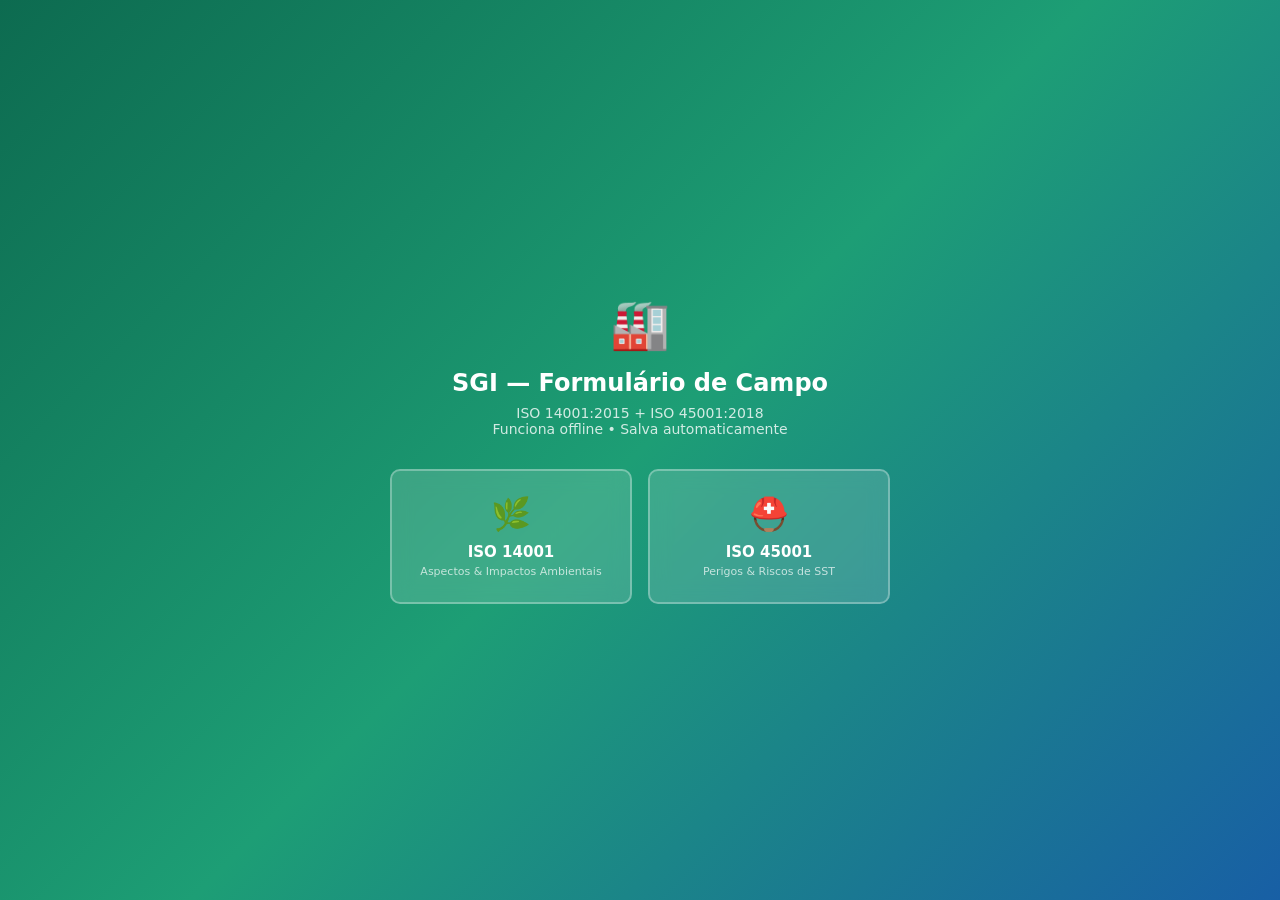
<file: modulos/campo-sgi.html>
<!DOCTYPE html>
<html lang="pt-BR">
<head>
<meta charset="UTF-8">
<meta name="viewport" content="width=device-width, initial-scale=1.0, maximum-scale=1.0">
<title>SGI — Formulário de Campo | ISO 14001 + 45001</title>
<style>
:root {
  --green:#1D9E75;--green-d:#0d6b50;--green-l:#e8f5ef;
  --blue:#185FA5;--blue-d:#0e3d6e;--blue-l:#dbeeff;
  --red:#A32D2D;--red-l:#ffe4e4;
  --amber:#BA7517;--amber-l:#fef0d0;
  --purple:#533AB7;--purple-l:#eeedfe;
  --gray:#9e9c99;--gray-l:#f7f6f3;--gray-b:#e0deda;
  --text:#1a1917;--text2:#6b6967;--text3:#9e9c99;
  --white:#fff;--r:10px;--shadow:0 1px 3px rgba(0,0,0,.08),0 4px 12px rgba(0,0,0,.05);
}
*{box-sizing:border-box;margin:0;padding:0}
body{font-family:'Segoe UI',system-ui,sans-serif;background:var(--gray-l);color:var(--text);min-height:100vh}
input,select,textarea{width:100%;padding:9px 12px;border:1.5px solid var(--gray-b);border-radius:6px;font-family:inherit;font-size:13px;color:var(--text);background:var(--white);outline:none;transition:border-color .15s}
input:focus,select:focus,textarea:focus{border-color:var(--green)}
label{font-size:11px;font-weight:600;color:var(--text2);text-transform:uppercase;letter-spacing:.04em;display:block;margin-bottom:5px}
.btn{padding:10px 20px;border-radius:8px;border:none;font-family:inherit;font-size:13px;font-weight:600;cursor:pointer;transition:all .15s}
.btn-green{background:var(--green);color:#fff}.btn-green:hover{background:var(--green-d)}
.btn-blue{background:var(--blue);color:#fff}.btn-blue:hover{background:var(--blue-d)}
.btn-outline{background:none;border:1.5px solid var(--gray-b);color:var(--text2)}.btn-outline:hover{border-color:var(--green);color:var(--green)}
.btn-red{background:var(--red);color:#fff}
.btn-sm{padding:6px 14px;font-size:12px;border-radius:6px}

/* Tela inicial */
.splash{min-height:100vh;display:flex;flex-direction:column;align-items:center;justify-content:center;padding:24px;background:linear-gradient(135deg,#0d6b50 0%,#1D9E75 50%,#185FA5 100%)}
.splash-logo{font-size:48px;margin-bottom:16px}
.splash-title{font-size:24px;font-weight:700;color:#fff;text-align:center;margin-bottom:8px}
.splash-sub{font-size:14px;color:rgba(255,255,255,.8);text-align:center;margin-bottom:32px}
.splash-cards{display:grid;grid-template-columns:1fr 1fr;gap:16px;width:100%;max-width:500px}
.splash-card{background:rgba(255,255,255,.15);border:2px solid rgba(255,255,255,.3);border-radius:var(--r);padding:24px;cursor:pointer;text-align:center;transition:all .2s;backdrop-filter:blur(10px)}
.splash-card:hover{background:rgba(255,255,255,.25);transform:translateY(-2px)}
.splash-card-icon{font-size:32px;margin-bottom:10px}
.splash-card-title{font-size:15px;font-weight:700;color:#fff;margin-bottom:4px}
.splash-card-sub{font-size:11px;color:rgba(255,255,255,.7)}

/* App principal */
.app{display:none;flex-direction:column;min-height:100vh}
.app-header{background:linear-gradient(135deg,var(--green-d) 0%,var(--green) 100%);padding:16px 20px;color:#fff;position:sticky;top:0;z-index:100;box-shadow:0 2px 8px rgba(0,0,0,.2)}
.app-header.sst{background:linear-gradient(135deg,var(--blue-d) 0%,var(--blue) 100%)}
.app-header-top{display:flex;align-items:center;justify-content:space-between;margin-bottom:8px}
.app-header-title{font-size:16px;font-weight:700}
.app-header-sub{font-size:11px;opacity:.8}
.app-body{flex:1;padding:16px;max-width:900px;margin:0 auto;width:100%}

/* Seções */
.section{background:var(--white);border-radius:var(--r);box-shadow:var(--shadow);margin-bottom:16px;overflow:hidden}
.section-header{padding:14px 18px;background:var(--gray-l);border-bottom:1px solid var(--gray-b);font-size:13px;font-weight:700;color:var(--text);display:flex;align-items:center;gap:8px}
.section-body{padding:16px 18px}
.row-2{display:grid;grid-template-columns:1fr 1fr;gap:12px}
.row-3{display:grid;grid-template-columns:1fr 1fr 1fr;gap:12px}
.row-5{grid-template-columns:repeat(5,1fr);gap:12px}
.row-4{display:grid;grid-template-columns:1fr 1fr 1fr 1fr;gap:12px}
.field{margin-bottom:12px}

/* Score widget */
.score-widget{background:var(--gray-l);border-radius:8px;padding:14px;text-align:center;border:2px solid transparent;transition:all .3s}
.score-num{font-size:36px;font-weight:800;line-height:1}
.score-label{font-size:11px;font-weight:600;margin-top:4px;text-transform:uppercase;letter-spacing:.06em}
.sig-badge{display:inline-block;padding:5px 14px;border-radius:20px;font-size:12px;font-weight:700;margin-top:8px}
.sig-s{background:var(--red-l);color:var(--red)}
.sig-n{background:var(--green-l);color:var(--green-d)}

/* Itens adicionados */
.items-list{display:flex;flex-direction:column;gap:8px}
.item-card{background:var(--white);border:1px solid var(--gray-b);border-radius:8px;padding:12px 14px;display:flex;gap:12px;align-items:flex-start}
.item-card.high{border-left:4px solid var(--red)}
.item-card.med{border-left:4px solid var(--amber)}
.item-card.low{border-left:4px solid var(--green)}
.item-num{width:28px;height:28px;border-radius:50%;display:flex;align-items:center;justify-content:center;font-size:12px;font-weight:700;color:#fff;flex-shrink:0}
.item-info{flex:1;min-width:0}
.item-title{font-size:13px;font-weight:600;color:var(--text);margin-bottom:3px}
.item-meta{font-size:11px;color:var(--text2);display:flex;gap:8px;flex-wrap:wrap}
.item-actions{display:flex;gap:4px;flex-shrink:0}

/* Chip tags */
.chip{font-size:10px;padding:2px 8px;border-radius:20px;font-weight:600;display:inline-block}
.chip-env{background:var(--green-l);color:var(--green-d)}
.chip-sst{background:var(--blue-l);color:var(--blue-d)}
.chip-sig{background:var(--red-l);color:var(--red)}
.chip-ok{background:var(--green-l);color:var(--green-d)}

/* Footer barra */
.app-footer{background:var(--white);border-top:1px solid var(--gray-b);padding:12px 20px;position:sticky;bottom:0;display:flex;gap:10px;justify-content:space-between;align-items:center;z-index:100}
.footer-count{font-size:12px;color:var(--text2)}

/* Auto-save indicator */
.autosave{font-size:11px;color:var(--green);display:flex;align-items:center;gap:4px;opacity:0;transition:opacity .3s}
.autosave.show{opacity:1}

/* Ciclo de vida selector */
.ciclo-grid{display:grid;grid-template-columns:repeat(3,1fr);gap:6px;margin-top:4px}
.ciclo-btn{padding:8px 6px;border:1.5px solid var(--gray-b);border-radius:6px;background:var(--white);cursor:pointer;font-size:11px;text-align:center;transition:all .15s;font-family:inherit;line-height:1.3}
.ciclo-btn:hover{border-color:var(--green);background:var(--green-l)}
.ciclo-btn.on{border-color:var(--green);background:var(--green);color:#fff;font-weight:600}

/* Hierarquia selector */
.hier-grid{display:flex;flex-direction:column;gap:5px;margin-top:4px}
.hier-btn{padding:8px 12px;border:1.5px solid var(--gray-b);border-radius:6px;background:var(--white);cursor:pointer;font-size:12px;text-align:left;transition:all .15s;font-family:inherit;display:flex;align-items:center;gap:8px}
.hier-btn:hover{border-color:var(--blue);background:var(--blue-l)}
.hier-btn.on{border-color:var(--blue);background:var(--blue);color:#fff;font-weight:600}
.hier-num{width:22px;height:22px;border-radius:50%;background:rgba(255,255,255,.3);display:flex;align-items:center;justify-content:center;font-size:11px;font-weight:700;flex-shrink:0}

/* Modal catálogo */
.cat-modal-bg{display:none;position:fixed;inset:0;background:rgba(0,0,0,.5);z-index:300;overflow-y:auto;padding:16px}
.cat-modal-bg.open{display:block}
.cat-modal{background:var(--white);border-radius:var(--r);max-width:600px;margin:0 auto;overflow:hidden}
.cat-modal-head{padding:16px 20px;background:var(--gray-l);border-bottom:1px solid var(--gray-b);display:flex;align-items:center;justify-content:space-between}
.cat-modal-body{max-height:70vh;overflow-y:auto}
.cat-item{padding:12px 16px;border-bottom:1px solid var(--gray-b);cursor:pointer;transition:background .1s;display:flex;gap:10px;align-items:flex-start}
.cat-item:hover{background:var(--gray-l)}
.cat-item:last-child{border-bottom:none}
.cat-code{font-family:monospace;font-weight:700;font-size:11px;padding:3px 7px;border-radius:4px;flex-shrink:0;margin-top:1px}
.cat-code-env{background:var(--green-l);color:var(--green-d)}
.cat-code-sst{background:var(--blue-l);color:var(--blue-d)}
.cat-asp{font-size:13px;font-weight:500;color:var(--text)}
.cat-imp{font-size:11px;color:var(--text2);margin-top:2px}

/* Modal de ajuda */
.help-modal-bg{display:none;position:fixed;inset:0;background:rgba(0,0,0,.5);z-index:500;overflow-y:auto;padding:16px}
.help-modal-bg.open{display:block}
.help-modal{background:var(--white);border-radius:var(--r);max-width:680px;margin:0 auto;overflow:hidden}
.help-head{padding:16px 20px;background:var(--gray-l);border-bottom:1px solid var(--gray-b);display:flex;justify-content:space-between;align-items:center}
.help-body{padding:20px;max-height:80vh;overflow-y:auto;font-size:13px;line-height:1.8;color:var(--text)}
.help-body h3{font-size:13px;font-weight:700;color:var(--text);margin:16px 0 6px;padding-bottom:4px;border-bottom:1px solid var(--gray-b)}
.help-body h3:first-child{margin-top:0}
.help-body table{width:100%;border-collapse:collapse;margin:8px 0 14px;font-size:12px}
.help-body th{background:var(--gray-l);padding:6px 10px;text-align:left;font-weight:600;border:1px solid var(--gray-b)}
.help-body td{padding:6px 10px;border:1px solid var(--gray-b);vertical-align:top}
.help-body .ex{background:var(--green-l);border-left:3px solid var(--green);padding:8px 12px;border-radius:4px;font-size:12px;margin:8px 0}
.help-body .warn{background:var(--amber-l);border-left:3px solid var(--amber);padding:8px 12px;border-radius:4px;font-size:12px;margin:8px 0}
.help-btn-q{background:none;border:1.5px solid var(--gray-b);border-radius:50%;width:22px;height:22px;font-size:12px;font-weight:700;color:var(--text2);cursor:pointer;display:inline-flex;align-items:center;justify-content:center;margin-left:6px;transition:all .15s}
.help-btn-q:hover{background:var(--blue-l);border-color:var(--blue);color:var(--blue)}

/* Checklist imprimível */
@media print {
  body * { visibility: hidden; }
  #print-checklist, #print-checklist * { visibility: visible; }
  #print-checklist { position: fixed; inset: 0; background: white; padding: 20px; z-index:9999; overflow:visible }
  .no-print { display: none !important; }
}
.print-modal-bg{display:none;position:fixed;inset:0;background:rgba(0,0,0,.5);z-index:500;overflow-y:auto;padding:16px}
.print-modal-bg.open{display:block}
.print-modal{background:var(--white);border-radius:var(--r);max-width:860px;margin:0 auto;overflow:hidden}
.cl-table{width:100%;border-collapse:collapse;font-size:12px;margin-top:10px}
.cl-table th{background:#f0f0f0;padding:7px 10px;text-align:left;font-weight:600;border:1px solid #ccc;font-size:11px}
.cl-table td{padding:7px 10px;border:1px solid #ccc;vertical-align:top}
.cl-table tr:nth-child(even) td{background:#fafafa}
.cl-check{width:24px;text-align:center;font-size:16px}
.cl-code{font-family:monospace;font-weight:700;font-size:11px;color:var(--green-d);white-space:nowrap}
.cl-code.sst{color:var(--blue-d)}

/* Responsivo mobile */
@media(max-width:600px){
  .row-2,.row-3,.row-5{grid-template-columns:repeat(5,1fr);gap:12px}
.row-4{grid-template-columns:1fr}
  .ciclo-grid{grid-template-columns:repeat(2,1fr)}
  .splash-cards{grid-template-columns:1fr}
}
</style>
</head>
<body>

<!-- ═══ TELA INICIAL ═══ -->
<div id="splash" class="splash">
  <div class="splash-logo">🏭</div>
  <div class="splash-title">SGI — Formulário de Campo</div>
  <div class="splash-sub">ISO 14001:2015 + ISO 45001:2018<br>Funciona offline • Salva automaticamente</div>
  <div class="splash-cards">
    <div class="splash-card" onclick="startApp('env')">
      <div class="splash-card-icon">🌿</div>
      <div class="splash-card-title">ISO 14001</div>
      <div class="splash-card-sub">Aspectos &amp; Impactos Ambientais</div>
    </div>
    <div class="splash-card" onclick="startApp('sst')">
      <div class="splash-card-icon">⛑️</div>
      <div class="splash-card-title">ISO 45001</div>
      <div class="splash-card-sub">Perigos &amp; Riscos de SST</div>
    </div>
  </div>
  <div id="splash-restore" style="margin-top:24px;display:none">
    <button class="btn btn-outline" style="background:rgba(255,255,255,.15);color:#fff;border-color:rgba(255,255,255,.4)" onclick="restoreSession()">
      📂 Continuar sessão anterior
    </button>
  </div>
</div>

<!-- ═══ APP PRINCIPAL ═══ -->
<div id="app" class="app">

  <!-- Header -->
  <div class="app-header" id="app-header">
    <div class="app-header-top">
      <div>
        <div class="app-header-title" id="app-title">Formulário de Campo</div>
        <div class="app-header-sub" id="app-sub">ISO 14001:2015 · Cláusula 6.1.2</div>
      </div>
      <div style="display:flex;gap:8px;align-items:center">
        <div class="autosave" id="autosave-ind">✓ Salvo</div>
        <button class="btn btn-sm btn-outline" style="color:#fff;border-color:rgba(255,255,255,.4)" onclick="showHelp()">❓ Critérios</button>
        <button class="btn btn-sm btn-outline" style="color:#fff;border-color:rgba(255,255,255,.4)" onclick="showCatalogo()">📖 Catálogo</button>
        <button class="btn btn-sm btn-outline" style="color:#fff;border-color:rgba(255,255,255,.4)" onclick="showPrintChecklist()">🖨️ Checklist</button>
        <button class="btn btn-sm btn-outline" style="color:#fff;border-color:rgba(255,255,255,.4)" onclick="backToSplash()">← Sair</button>
      </div>
    </div>
  </div>

  <div class="app-body">

    <!-- Dados gerais -->
    <div class="section">
      <div class="section-header">📋 Dados Gerais do Levantamento</div>
      <div class="section-body">
        <div class="row-3">
          <div class="field"><label>Organização</label><input type="text" id="f-org" placeholder="Nome da empresa" oninput="autoSave()"></div>
          <div class="field"><label>Responsável</label><input type="text" id="f-resp" placeholder="Nome do responsável" oninput="autoSave()"></div>
          <div class="field"><label>Data do levantamento</label><input type="date" id="f-data" oninput="autoSave()"></div>
        </div>
        <div class="row-3">
          <div class="field">
            <label>Área / Setor</label>
            <input type="text" id="f-area" placeholder="Ex.: Produção, Manutenção, Logística" oninput="autoSave();updateAreaSelect()">
          </div>
          <div class="field">
            <label>Processo</label>
            <input type="text" id="f-processo" placeholder="Ex.: Solda, Pintura, Expedição" oninput="autoSave()">
          </div>
          <div class="field">
            <label>Atividade</label>
            <input type="text" id="f-atividade" placeholder="Ex.: Limpeza de peças, Carregamento" oninput="autoSave()">
          </div>
        </div>
      </div>
    </div>

    <!-- Formulário de inclusão -->
    <div class="section" id="form-14001">
      <div class="section-header">🌿 Novo Aspecto Ambiental</div>
      <div class="section-body">
        <!-- Código + Aspecto + Impacto -->
        <div class="row-3">
          <div class="field">
            <label>Código do catálogo</label>
            <input type="text" id="f-codigo" placeholder="Ex.: A09" maxlength="4"
              oninput="onCodeInput14()" style="font-family:monospace;font-weight:700;font-size:16px;text-align:center;text-transform:uppercase">
            <div style="font-size:10px;color:var(--green-d);margin-top:4px;cursor:pointer" onclick="showCatalogo()">📖 Ver catálogo completo</div>
          </div>
          <div class="field" style="grid-column:span 2">
            <label>Aspecto Ambiental</label>
            <input type="text" id="f-aspecto" placeholder="Preenchido pelo código ou digite aqui">
          </div>
        </div>
        <div class="field">
          <label>Impacto Ambiental</label>
          <input type="text" id="f-impacto" placeholder="Qual é o impacto sobre o meio ambiente?">
        </div>

        <!-- Etapa do Ciclo de Vida -->
        <div class="field">
          <label>Etapa do Ciclo de Vida</label>
          <div class="ciclo-grid" id="ciclo-grid">
            <button class="ciclo-btn" onclick="setCiclo(this,'1-Aquisição de matérias-primas')">1. Aquisição<br>de mat.-primas</button>
            <button class="ciclo-btn" onclick="setCiclo(this,'2-Design/Projeto')">2. Design<br>/ Projeto</button>
            <button class="ciclo-btn" onclick="setCiclo(this,'3-Produção/Operação')">3. Produção<br>/ Operação</button>
            <button class="ciclo-btn" onclick="setCiclo(this,'4-Transporte/Entrega')">4. Transporte<br>/ Entrega</button>
            <button class="ciclo-btn" onclick="setCiclo(this,'5-Utilização pelo cliente')">5. Uso pelo<br>cliente</button>
            <button class="ciclo-btn" onclick="setCiclo(this,'6-Tratamento fim de vida')">6. Fim de<br>vida</button>
          </div>
          <input type="hidden" id="f-ciclo" value="">
        </div>

        <!-- P × S + Condição -->
        <div class="row-5" style="align-items:start">
          <div class="field">
            <label>Condição</label>
            <select id="f-cond">
              <option value="N">N — Normal</option>
              <option value="A">A — Anormal</option>
              <option value="E">E — Emergência</option>
            </select>
          </div>
          <div class="field">
            <label>Frequência</label>
            <select id="f-freq" onchange="calcScore14()" oninput="calcScore14()">
              <option value="">—</option>
              <option value="1">1 — Rara (&lt;1x/ano)</option>
              <option value="2">2 — Ocasional (1–12x/ano)</option>
              <option value="3">3 — Frequente (mensal)</option>
              <option value="4">4 — Muito freq. (semanal)</option>
              <option value="5">5 — Contínua (diária)</option>
            </select>
          </div>
          <div class="field">
            <label>Probabilidade</label>
            <select id="f-prob" onchange="calcScore14()" oninput="calcScore14()">
              <option value="">—</option>
              <option value="1">1 — Muito improvável</option>
              <option value="2">2 — Improvável</option>
              <option value="3">3 — Possível</option>
              <option value="4">4 — Provável</option>
              <option value="5">5 — Muito provável</option>
            </select>
          </div>
          <div class="field">
            <label>Severidade</label>
            <select id="f-sev" onchange="calcScore14()" oninput="calcScore14()">
              <option value="">—</option>
              <option value="1">1 — Insignificante</option>
              <option value="2">2 — Menor</option>
              <option value="3">3 — Moderada</option>
              <option value="4">4 — Maior</option>
              <option value="5">5 — Catastrófica</option>
            </select>
          </div>
          <div class="field">
            <label>Abrangência</label>
            <select id="f-abrang" onchange="calcScore14()" oninput="calcScore14()">
              <option value="">—</option>
              <option value="1">1 — Local (instalação)</option>
              <option value="2">2 — Vizinhança</option>
              <option value="3">3 — Comunidade / bairro</option>
              <option value="4">4 — Município</option>
              <option value="5">5 — Regional</option>
            </select>
          </div>
          <div class="field">
            <label>Score e Significância</label>
            <div class="score-widget" id="score-widget-14">
              <div class="score-num" id="score-num-14" style="color:var(--gray)">—</div>
              <div class="score-label" id="score-nivel-14" style="color:var(--gray)">Aguardando</div>
              <div style="font-size:10px;color:var(--text2);margin-top:3px" id="score-formula-14"></div>
              <div id="sig-badge-14"></div>
            </div>
          </div>
        </div>

        <div class="field">
          <label>Observações / Controles existentes</label>
          <textarea id="f-obs" rows="2" placeholder="Observações, controles já existentes, NR aplicável..."></textarea>
        </div>

        <button class="btn btn-green" onclick="addItem14001()" style="width:100%;margin-top:4px">
          + Adicionar aspecto ao levantamento
        </button>
      </div>
    </div>

    <!-- Formulário 45001 -->
    <div class="section" id="form-45001" style="display:none">
      <div class="section-header">⛑️ Novo Perigo / Risco SST</div>
      <div class="section-body">
        <div class="row-3">
          <div class="field">
            <label>Código do catálogo</label>
            <input type="text" id="f-codigo45" placeholder="Ex.: S09" maxlength="4"
              oninput="onCodeInput45()" style="font-family:monospace;font-weight:700;font-size:16px;text-align:center;text-transform:uppercase">
            <div style="font-size:10px;color:var(--blue-d);margin-top:4px;cursor:pointer" onclick="showCatalogo()">📖 Ver catálogo completo</div>
          </div>
          <div class="field" style="grid-column:span 2">
            <label>Perigo SST</label>
            <input type="text" id="f-perigo" placeholder="Preenchido pelo código ou digite aqui">
          </div>
        </div>
        <div class="field">
          <label>Risco / Consequência</label>
          <input type="text" id="f-risco" placeholder="Qual é o risco ou consequência para o trabalhador?">
        </div>

        <!-- Hierarquia de Controles -->
        <div class="field">
          <label>Hierarquia de Controles (ISO 45001 Anexo A)</label>
          <div class="hier-grid" id="hier-grid">
            <button class="hier-btn" onclick="setHier(this,'1-Eliminação')"><div class="hier-num">1</div>Eliminação — remover o perigo completamente</button>
            <button class="hier-btn" onclick="setHier(this,'2-Substituição')"><div class="hier-num">2</div>Substituição — substituir por algo menos perigoso</button>
            <button class="hier-btn" onclick="setHier(this,'3-Controles de engenharia')"><div class="hier-num">3</div>Controles de engenharia — isolamento, enclausuramento</button>
            <button class="hier-btn" onclick="setHier(this,'4-Controles administrativos')"><div class="hier-num">4</div>Controles administrativos — procedimentos, treinamento</button>
            <button class="hier-btn" onclick="setHier(this,'5-EPI')"><div class="hier-num">5</div>EPI — proteção individual (último recurso)</button>
          </div>
          <input type="hidden" id="f-hierarquia" value="">
        </div>

        <div class="row-5" style="align-items:start">
          <div class="field">
            <label>Condição</label>
            <select id="f-cond45">
              <option value="N">N — Normal</option>
              <option value="A">A — Anormal</option>
              <option value="E">E — Emergência</option>
            </select>
          </div>
          <div class="field">
            <label>Frequência</label>
            <select id="f-freq45" onchange="calcScore45()" oninput="calcScore45()">
              <option value="">—</option>
              <option value="1">1 — Rara (&lt;1x/ano)</option>
              <option value="2">2 — Ocasional</option>
              <option value="3">3 — Frequente (mensal)</option>
              <option value="4">4 — Muito freq. (semanal)</option>
              <option value="5">5 — Contínua (diária)</option>
            </select>
          </div>
          <div class="field">
            <label>Probabilidade</label>
            <select id="f-prob45" onchange="calcScore45()" oninput="calcScore45()">
              <option value="">—</option>
              <option value="1">1 — Muito improvável</option>
              <option value="2">2 — Improvável</option>
              <option value="3">3 — Possível</option>
              <option value="4">4 — Provável</option>
              <option value="5">5 — Muito provável</option>
            </select>
          </div>
          <div class="field">
            <label>Severidade</label>
            <select id="f-sev45" onchange="calcScore45()" oninput="calcScore45()">
              <option value="">—</option>
              <option value="1">1 — Insignificante</option>
              <option value="2">2 — Menor</option>
              <option value="3">3 — Moderada</option>
              <option value="4">4 — Maior</option>
              <option value="5">5 — Catastrófica</option>
            </select>
          </div>
          <div class="field">
            <label>Abrangência</label>
            <select id="f-abrang45" onchange="calcScore45()" oninput="calcScore45()">
              <option value="">—</option>
              <option value="1">1 — Local (instalação)</option>
              <option value="2">2 — Vizinhança</option>
              <option value="3">3 — Comunidade / bairro</option>
              <option value="4">4 — Município</option>
              <option value="5">5 — Regional</option>
            </select>
          </div>
          <div class="field">
            <label>Grau e Nível do Risco</label>
            <div class="score-widget" id="score-widget-45">
              <div class="score-num" id="score-num-45" style="color:var(--gray)">—</div>
              <div class="score-label" id="score-nivel-45" style="color:var(--gray)">Aguardando</div>
              <div style="font-size:10px;color:var(--text2);margin-top:3px" id="score-formula-45"></div>
            </div>
          </div>
        </div>

        <div class="row-2">
          <div class="field">
            <label>Controle existente</label>
            <input type="text" id="f-ctrl" placeholder="Ex.: Linha de vida, sinalização de piso">
          </div>
          <div class="field">
            <label>Controle adicional necessário</label>
            <input type="text" id="f-ctrl-add" placeholder="Ex.: Implantar ancoragem móvel">
          </div>
        </div>

        <div class="field">
          <label>Observações / NR Aplicável</label>
          <textarea id="f-obs45" rows="2" placeholder="Observações, NR-35, NR-12, NR-11..."></textarea>
        </div>

        <button class="btn btn-blue" onclick="addItem45001()" style="width:100%;margin-top:4px">
          + Adicionar perigo ao levantamento
        </button>
      </div>
    </div>

    <!-- Lista de itens adicionados -->
    <div class="section">
      <div class="section-header">
        📋 Itens do Levantamento
        <span id="items-count" style="font-size:11px;font-weight:400;color:var(--text2);margin-left:8px">0 itens</span>
      </div>
      <div class="section-body">
        <div id="items-list" class="items-list">
          <div style="text-align:center;padding:24px;color:var(--text3);font-size:13px">
            Nenhum item adicionado ainda.<br>Preencha o formulário acima e clique em "+ Adicionar".
          </div>
        </div>
      </div>
    </div>

  </div><!-- /app-body -->

  <!-- Footer -->
  <div class="app-footer">
    <div class="footer-count" id="footer-count">0 itens no levantamento</div>
    <div style="display:flex;gap:8px">
      <button class="btn btn-sm btn-outline" onclick="clearAll()" style="color:var(--red);border-color:var(--red)">🗑️ Limpar</button>
      <button class="btn btn-sm" style="background:var(--purple);color:#fff;border-radius:6px;font-weight:600" onclick="exportJSON()">⬇️ Exportar JSON</button>
    </div>
  </div>

</div><!-- /app -->

<!-- Modal Catálogo -->
<div class="cat-modal-bg" id="cat-modal">
  <div class="cat-modal">
    <div class="cat-modal-head">
      <div style="font-size:14px;font-weight:700" id="cat-modal-title">Catálogo</div>
      <div style="display:flex;gap:8px;align-items:center">
        <input type="text" id="cat-search" placeholder="🔍 Pesquisar..." style="width:180px;font-size:12px;padding:6px 10px" oninput="renderCatalogo()">
        <button onclick="closeCatalogo()" style="background:none;border:none;cursor:pointer;font-size:20px;color:var(--text2)">×</button>
      </div>
    </div>
    <div class="cat-modal-body" id="cat-list"></div>
  </div>
</div>

<script>
// ═══ CATÁLOGOS ═══════════════════════════════════════════════════
var CAT14 = [
  ['A01','Geração de resíduo sólido não perigoso','Comprometimento da capacidade de disposição de resíduos sólidos'],
  ['A02','Geração de resíduo perigoso (Classe I)','Potencial alteração da qualidade do solo e dos recursos hídricos subterrâneos'],
  ['A03','Consumo de energia elétrica','Esgotamento de recursos energéticos não renováveis / contribuição ao efeito estufa'],
  ['A04','Consumo de água','Comprometimento da disponibilidade dos recursos hídricos'],
  ['A05','Lançamento de efluente líquido','Potencial alteração da qualidade dos corpos d\'água superficiais'],
  ['A06','Emissão atmosférica (COVs / fumos / poeiras)','Alteração da qualidade do ar / comprometimento da saúde humana'],
  ['A07','Consumo de matéria-prima / insumos','Esgotamento de recursos naturais renováveis e não renováveis'],
  ['A08','Geração de ruído e vibração','Alteração da qualidade sonora / incômodo à comunidade e fauna'],
  ['A09','Potencial vazamento ou derramamento de óleo / produto químico','Potencial alteração da qualidade do solo e dos recursos hídricos'],
  ['A10','Emissão de CO₂ e gases de efeito estufa (GEE)','Contribuição ao aquecimento global / alteração climática'],
  ['A11','Consumo excessivo de combustível','Esgotamento de recursos não renováveis / emissão de GEE'],
  ['A12','Geração de efluente sanitário','Potencial alteração da qualidade dos recursos hídricos superficiais e subterrâneos'],
  ['A13','Geração de embalagens e resíduos de papel','Comprometimento da capacidade de disposição de resíduos sólidos'],
  ['A14','Potencial vazamento de óleo lubrificante','Potencial alteração da qualidade do solo e dos recursos hídricos subterrâneos'],
  ['A15','Armazenamento inadequado de produtos químicos','Risco de alteração da qualidade do solo e dos recursos hídricos'],
  ['A16','Uso de substâncias perigosas','Risco de alteração da qualidade ambiental e comprometimento da saúde humana'],
  ['A17','Emissão de material particulado','Alteração da qualidade do ar / comprometimento da visibilidade e saúde'],
  ['A18','Geração de resíduo de construção civil (RCC)','Comprometimento da qualidade do solo / alteração da drenagem local'],
  ['A19','Descarte inadequado de lâmpadas fluorescentes','Risco de alteração da qualidade do solo por substâncias tóxicas'],
  ['A20','Descarte inadequado de pilhas e baterias','Risco de alteração da qualidade do solo por metais pesados'],
  ['A21','Consumo de papel e materiais de escritório','Esgotamento de recursos florestais / geração de resíduos sólidos'],
  ['A22','Uso de refrigerantes (CFC/HFC)','Comprometimento da camada de ozônio / contribuição ao efeito estufa'],
  ['A23','Disposição inadequada de resíduos sólidos','Alteração da qualidade do solo / comprometimento da drenagem e paisagem'],
  ['A24','Supressão de vegetação / impermeabilização','Redução da biodiversidade / alteração do ciclo hidrológico local'],
  ['A25','Geração de odores','Alteração da qualidade do ar / incômodo à comunidade do entorno'],
];

var CAT45 = [
  ['S01','Trabalho em altura (>2m)','Queda com fraturas graves, TCE ou óbito'],
  ['S02','Operação de máquinas com partes móveis','Esmagamento, amputação, cortes graves'],
  ['S03','Manuseio de produtos químicos perigosos','Intoxicação, queimadura química, doenças ocupacionais'],
  ['S04','Exposição ao ruído acima do limite (NR-15)','Perda auditiva induzida por ruído (PAIR)'],
  ['S05','Exposição ao calor excessivo','Exaustão térmica, insolação, queimaduras'],
  ['S06','Atividades com esforço repetitivo / posturas inadequadas','LER/DORT, tendinite, lombalgia'],
  ['S07','Operação de empilhadeira / veículos internos','Atropelamento, colisão, queda de carga'],
  ['S08','Trabalho em espaço confinado','Asfixia, intoxicação, soterramento'],
  ['S09','Instalações elétricas / trabalho com energia','Choque elétrico, arco elétrico, queimadura, óbito'],
  ['S10','Manuseio e levantamento de cargas pesadas','Lombalgia, hérnia de disco, distensão muscular'],
  ['S11','Exposição a agentes biológicos','Infecções, doenças transmissíveis'],
  ['S12','Atividades com ferramentas manuais cortantes','Cortes, perfurações, abrasões'],
  ['S13','Exposição a vibrações (mãos-braços ou corpo inteiro)','SDBB, lombalgias, neuropatias'],
  ['S14','Trabalho em superfícies escorregadias','Queda no mesmo nível com contusões ou fraturas'],
  ['S15','Exposição a poeiras / fibras (sílica, amianto)','Silicose, asbestose, cânceres ocupacionais'],
  ['S16','Trabalho noturno / turnos prolongados','Fadiga, distúrbios do sono, erros operacionais'],
  ['S17','Incêndio / explosão','Queimaduras graves, intoxicação por fumaça, óbito'],
  ['S18','Uso de EPI inadequado ou sem uso','Agravamento de todos os outros riscos'],
  ['S19','Pressão psicológica / assédio moral','Burnout, ansiedade, depressão, afastamentos'],
  ['S20','Exposição a radiações ionizantes','Cânceres, leucemia, danos genéticos'],
  ['S21','Iluminação inadequada no posto de trabalho','Fadiga visual, acidentes por falta de visibilidade'],
  ['S22','Contato com superfícies quentes / frias extremas','Queimaduras térmicas / criogênicas'],
  ['S23','Uso de equipamentos de pressão (vasos, caldeiras)','Explosão, liberação de vapor, queimadura'],
  ['S24','Armazenagem de materiais inflamáveis','Incêndio, explosão, intoxicação'],
  ['S25','Trabalho próximo a linhas de alta tensão','Arco elétrico, eletrocussão'],
  ['S26','Atividades com animais peçonhentos / vetores','Acidentes ofídicos, escorpiônicos, doenças'],
  ['S27','Trabalho sob chuva / intempéries','Queda, choque elétrico, hipotermia'],
  ['S28','Operação de caldeiras e vasos de pressão','Explosão, queimadura por vapor'],
  ['S29','Falta de sinalização de segurança','Acidentes por desconhecimento de riscos'],
  ['S30','Trabalho isolado / sem supervisão','Agravamento de acidentes por falta de socorro'],
];

// ═══ ESTADO ══════════════════════════════════════════════════════
var APP = { mode: null, items: [], ciclo: '', hierarquia: '' };
var AUTOSAVE_TIMER = null;

// ═══ NAVEGAÇÃO ═══════════════════════════════════════════════════
function startApp(mode) {
  APP.mode = mode;
  APP.items = [];
  APP.ciclo = '';
  APP.hierarquia = '';

  document.getElementById('splash').style.display = 'none';
  document.getElementById('app').style.display = 'flex';

  var header = document.getElementById('app-header');
  var title  = document.getElementById('app-title');
  var sub    = document.getElementById('app-sub');

  if (mode === 'env') {
    header.className = 'app-header';
    title.textContent = '🌿 Levantamento de Aspectos e Impactos';
    sub.textContent   = 'ISO 14001:2015 · Cláusula 6.1.2 · Perspectiva de ciclo de vida';
    document.getElementById('form-14001').style.display = 'block';
    document.getElementById('form-45001').style.display = 'none';
  } else {
    header.className = 'app-header sst';
    title.textContent = '⛑️ Levantamento de Perigos e Riscos SST';
    sub.textContent   = 'ISO 45001:2018 · Cláusula 6.1.2 · Hierarquia de controles';
    document.getElementById('form-14001').style.display = 'none';
    document.getElementById('form-45001').style.display = 'block';
  }

  // Data atual
  document.getElementById('f-data').value = new Date().toISOString().slice(0,10);
  renderItems();
  checkRestore();

  // Garante que os selects disparem o cálculo ao clicar
  ['f-freq','f-prob','f-sev','f-abrang','f-freq45','f-prob45','f-sev45','f-abrang45'].forEach(function(id) {
    var el = document.getElementById(id);
    if (el) {
      el.addEventListener('change', function() {
        if (APP.mode === 'env') calcScore14();
        else calcScore45();
      });
      el.addEventListener('click', function() {
        setTimeout(function() {
          if (APP.mode === 'env') calcScore14();
          else calcScore45();
        }, 50);
      });
    }
  });
}

function backToSplash() {
  if (APP.items.length > 0 && !confirm('Tem ' + APP.items.length + ' item(ns) não exportado(s). Deseja sair mesmo assim?')) return;
  document.getElementById('splash').style.display = 'flex';
  document.getElementById('app').style.display = 'none';
}

// ═══ CATÁLOGO ════════════════════════════════════════════════════
function showCatalogo() {
  document.getElementById('cat-modal-title').textContent =
    APP.mode === 'env' ? '📖 Catálogo — Aspectos Ambientais (A01–A25)' : '📖 Catálogo — Perigos SST (S01–S30)';
  document.getElementById('cat-search').value = '';
  renderCatalogo();
  document.getElementById('cat-modal').classList.add('open');
}

function closeCatalogo() {
  document.getElementById('cat-modal').classList.remove('open');
}

function renderCatalogo() {
  var q   = document.getElementById('cat-search').value.toLowerCase();
  var cat = APP.mode === 'env' ? CAT14 : CAT45;
  var el  = document.getElementById('cat-list');
  var items = q ? cat.filter(function(c){
    return c[0].toLowerCase().includes(q) || c[1].toLowerCase().includes(q) || c[2].toLowerCase().includes(q);
  }) : cat;

  el.innerHTML = items.map(function(c) {
    var css = APP.mode === 'env' ? 'cat-code-env' : 'cat-code-sst';
    return '<div class="cat-item" onclick="selectFromCatalog(\'' + c[0] + '\')">'
      + '<span class="cat-code ' + css + '">' + c[0] + '</span>'
      + '<div><div class="cat-asp">' + c[1] + '</div>'
      + '<div class="cat-imp">' + c[2] + '</div></div>'
      + '</div>';
  }).join('') || '<div style="padding:24px;text-align:center;color:var(--text3)">Nenhum resultado encontrado.</div>';
}

function selectFromCatalog(code) {
  if (APP.mode === 'env') {
    document.getElementById('f-codigo').value = code;
    onCodeInput14();
  } else {
    document.getElementById('f-codigo45').value = code;
    onCodeInput45();
  }
  closeCatalogo();
}

// ═══ PREENCHIMENTO AUTOMÁTICO ════════════════════════════════════
function onCodeInput14() {
  var code = document.getElementById('f-codigo').value.toUpperCase().trim();
  document.getElementById('f-codigo').value = code;
  var cat = CAT14.find(function(c){ return c[0] === code; });
  if (cat) {
    if (!document.getElementById('f-aspecto').value) document.getElementById('f-aspecto').value = cat[1];
    if (!document.getElementById('f-impacto').value) document.getElementById('f-impacto').value = cat[2];
    document.getElementById('f-aspecto').style.borderColor = 'var(--green)';
    document.getElementById('f-impacto').style.borderColor = 'var(--green)';
    setTimeout(function(){
      document.getElementById('f-aspecto').style.borderColor = '';
      document.getElementById('f-impacto').style.borderColor = '';
    }, 2000);
  }
}

function onCodeInput45() {
  var code = document.getElementById('f-codigo45').value.toUpperCase().trim();
  document.getElementById('f-codigo45').value = code;
  var cat = CAT45.find(function(c){ return c[0] === code; });
  if (cat) {
    if (!document.getElementById('f-perigo').value) document.getElementById('f-perigo').value = cat[1];
    if (!document.getElementById('f-risco').value)  document.getElementById('f-risco').value  = cat[2];
    document.getElementById('f-perigo').style.borderColor = 'var(--blue)';
    document.getElementById('f-risco').style.borderColor  = 'var(--blue)';
    setTimeout(function(){
      document.getElementById('f-perigo').style.borderColor = '';
      document.getElementById('f-risco').style.borderColor  = '';
    }, 2000);
  }
}

// ═══ CICLO DE VIDA ════════════════════════════════════════════════
function setCiclo(btn, val) {
  document.querySelectorAll('#ciclo-grid .ciclo-btn').forEach(function(b){ b.classList.remove('on'); });
  btn.classList.add('on');
  APP.ciclo = val;
  document.getElementById('f-ciclo').value = val;
}

// ═══ HIERARQUIA ══════════════════════════════════════════════════
function setHier(btn, val) {
  document.querySelectorAll('#hier-grid .hier-btn').forEach(function(b){ b.classList.remove('on'); });
  btn.classList.add('on');
  APP.hierarquia = val;
  document.getElementById('f-hierarquia').value = val;
}

// ═══ CÁLCULO DE SCORE ════════════════════════════════════════════
function scoreInfo(score) {
  // Nova matriz F×P×S×A — escala 1–625
  if (!score) return {color:'var(--gray)', nivel:'Aguardando'};
  if (score >= 250) return {color:'var(--red)',   nivel:'CRÍTICO'};
  if (score >= 100) return {color:'#E85D24',      nivel:'ALTO'};
  if (score >= 25)  return {color:'var(--amber)', nivel:'MÉDIO'};
  return               {color:'var(--green)',      nivel:'BAIXO'};
}

function calcScore14() {
  // Força leitura do valor atual de todos os selects
  var selIds = ['f-freq','f-prob','f-sev','f-abrang'];
  selIds.forEach(function(id) {
    var el = document.getElementById(id);
    if (el) el.setAttribute('data-val', el.value);
  });
  var f = parseInt(document.getElementById('f-freq').value)   || 0;
  var p = parseInt(document.getElementById('f-prob').value)   || 0;
  var s = parseInt(document.getElementById('f-sev').value)    || 0;
  var a = parseInt(document.getElementById('f-abrang').value) || 0;
  var score = f && p && s && a ? f * p * s * a : 0;
  var limite = 50;
  var info   = scoreInfo(score);
  var numEl  = document.getElementById('score-num-14');
  var nivEl  = document.getElementById('score-nivel-14');
  var sigEl  = document.getElementById('sig-badge-14');
  var widEl  = document.getElementById('score-widget-14');
  var fmlEl  = document.getElementById('score-formula-14');

  numEl.textContent = score || '—';
  numEl.style.color = info.color;
  nivEl.textContent = info.nivel;
  nivEl.style.color = info.color;
  widEl.style.borderColor = score ? info.color : 'var(--gray-b)';
  widEl.style.background  = score ? info.color + '10' : 'var(--gray-l)';

  if (fmlEl) fmlEl.textContent = score
    ? 'F:'+f+' × P:'+p+' × S:'+s+' × A:'+a+' = '+score
    : [!f?'Frequência':'',!p?'Probabilidade':'',!s?'Severidade':'',!a?'Abrangência':''].filter(Boolean).length
      ? '⚠️ Falta: '+[!f?'Freq':'',!p?'Prob':'',!s?'Sev':'',!a?'Abrang':''].filter(Boolean).join(', ')
      : '';

  if (sigEl) {
    if (score) {
      var isSig = score >= limite;
      sigEl.innerHTML = '<span class="sig-badge '+(isSig?'sig-s':'sig-n')+'">'
        + (isSig ? '⚠️ Significativo (≥50)' : '✅ Não significativo (<50)') + '</span>';
    } else {
      sigEl.innerHTML = '';
    }
  }
}
function calcScore45() {
  var f = parseInt(document.getElementById('f-freq45').value)   || 0;
  var p = parseInt(document.getElementById('f-prob45').value)   || 0;
  var s = parseInt(document.getElementById('f-sev45').value)    || 0;
  var a = parseInt(document.getElementById('f-abrang45').value) || 0;
  var score = f && p && s && a ? f * p * s * a : 0;
  var info  = scoreInfo(score);
  var numEl = document.getElementById('score-num-45');
  var nivEl = document.getElementById('score-nivel-45');
  var widEl = document.getElementById('score-widget-45');
  var fmlEl = document.getElementById('score-formula-45');

  numEl.textContent = score || '—';
  numEl.style.color = info.color;
  nivEl.textContent = info.nivel;
  nivEl.style.color = info.color;
  widEl.style.borderColor = score ? info.color : 'var(--gray-b)';
  widEl.style.background  = score ? info.color + '10' : 'var(--gray-l)';

  if (fmlEl) fmlEl.textContent = score
    ? 'F:'+f+' × P:'+p+' × S:'+s+' × A:'+a+' = '+score
    : [!f?'Freq':'',!p?'Prob':'',!s?'Sev':'',!a?'Abrang':''].filter(Boolean).length
      ? '⚠️ Falta: '+[!f?'Freq':'',!p?'Prob':'',!s?'Sev':'',!a?'Abrang':''].filter(Boolean).join(', ')
      : '';
}
function addItem14001() {
  var asp  = document.getElementById('f-aspecto').value.trim();
  var imp  = document.getElementById('f-impacto').value.trim();
  var prob = parseInt(document.getElementById('f-prob').value) || 0;
  var sev  = parseInt(document.getElementById('f-sev').value)  || 0;

  var freq  = parseInt(document.getElementById('f-freq').value)   || 0;
  var abrang= parseInt(document.getElementById('f-abrang').value) || 0;
  if (!asp)  { alert('Informe o Aspecto Ambiental.'); document.getElementById('f-aspecto').focus(); return; }
  if (!imp)  { alert('Informe o Impacto Ambiental.'); document.getElementById('f-impacto').focus(); return; }
  if (!freq || !prob || !sev || !abrang) { alert('Preencha Frequência, Probabilidade, Severidade e Abrangência.'); return; }
  if (!APP.ciclo) { alert('Selecione a Etapa do Ciclo de Vida.'); return; }

  var score = freq * prob * sev * abrang;
  APP.items.push({
    type:      'env',
    codigo:    document.getElementById('f-codigo').value.trim(),
    asp:       asp, imp: imp,
    ciclo:     APP.ciclo,
    cond:      document.getElementById('f-cond').value,
    freq:      freq, prob: prob, sev: sev, abrang: abrang, score: score,
    cls:       score>=250?'crit':score>=100?'high':score>=25?'med':'low',
    sig:       score >= 50 ? 'S' : 'N',
    sigTexto:  score >= 50 ? 'Significativo (score '+score+' ≥ 50)' : 'Não significativo (score '+score+' < 50)',
    obs:       document.getElementById('f-obs').value.trim(),
    area:      document.getElementById('f-area').value.trim(),
    processo:  document.getElementById('f-processo').value.trim(),
    atividade: document.getElementById('f-atividade').value.trim(),
    responsavel: document.getElementById('f-resp').value.trim(),
    data:      document.getElementById('f-data').value,
    org:       document.getElementById('f-org').value.trim(),
  });

  clearForm14();
  renderItems();
  autoSave();
  // Scroll para a lista
  document.getElementById('items-list').scrollIntoView({behavior:'smooth', block:'nearest'});
}

function addItem45001() {
  var per  = document.getElementById('f-perigo').value.trim();
  var ris  = document.getElementById('f-risco').value.trim();
  var prob = parseInt(document.getElementById('f-prob45').value) || 0;
  var sev  = parseInt(document.getElementById('f-sev45').value)  || 0;

  if (!per)  { alert('Informe o Perigo SST.'); document.getElementById('f-perigo').focus(); return; }
  if (!prob || !sev) { alert('Informe Probabilidade e Severidade.'); return; }
  if (!APP.hierarquia) { alert('Selecione o Nível de Hierarquia de Controles.'); return; }

  var score = freq45 * prob * sev * abrang45;
  APP.items.push({
    type:       'sst',
    codigo:     document.getElementById('f-codigo45').value.trim(),
    asp:        per, imp: ris,
    hierarquia: APP.hierarquia,
    cond:       document.getElementById('f-cond45').value,
    freq:       freq45, prob: prob, sev: sev, abrang: abrang45, score: score,
    cls:        score>=250?'crit':score>=100?'high':score>=25?'med':'low',
    nivel:      score>=250?'Crítico':score>=100?'Alto':score>=25?'Médio':'Baixo',
    controle:   document.getElementById('f-ctrl').value.trim(),
    addControl: document.getElementById('f-ctrl-add').value.trim(),
    obs:        document.getElementById('f-obs45').value.trim(),
    area:       document.getElementById('f-area').value.trim(),
    processo:   document.getElementById('f-processo').value.trim(),
    atividade:  document.getElementById('f-atividade').value.trim(),
    responsavel: document.getElementById('f-resp').value.trim(),
    data:       document.getElementById('f-data').value,
    org:        document.getElementById('f-org').value.trim(),
  });

  clearForm45();
  renderItems();
  autoSave();
  document.getElementById('items-list').scrollIntoView({behavior:'smooth', block:'nearest'});
}

function clearForm14() {
  ['f-codigo','f-aspecto','f-impacto','f-obs'].forEach(function(id){
    document.getElementById(id).value = '';
  });
  document.getElementById('f-prob').value = '';
  document.getElementById('f-sev').value  = '';
  document.getElementById('f-cond').value = 'N';
  document.querySelectorAll('#ciclo-grid .ciclo-btn').forEach(function(b){ b.classList.remove('on'); });
  APP.ciclo = '';
  document.getElementById('f-ciclo').value = '';
  document.getElementById('score-num-14').textContent = '—';
  document.getElementById('score-num-14').style.color = 'var(--gray)';
  document.getElementById('score-nivel-14').textContent = 'Aguardando';
  document.getElementById('score-nivel-14').style.color = 'var(--gray)';
  document.getElementById('sig-badge-14').innerHTML = '';
  document.getElementById('score-widget-14').style.borderColor = 'transparent';
  document.getElementById('score-widget-14').style.background = 'var(--gray-l)';
  document.getElementById('f-codigo').focus();
}

function clearForm45() {
  ['f-codigo45','f-perigo','f-risco','f-obs45','f-ctrl','f-ctrl-add'].forEach(function(id){
    document.getElementById(id).value = '';
  });
  document.getElementById('f-prob45').value = '';
  document.getElementById('f-sev45').value  = '';
  document.getElementById('f-cond45').value = 'N';
  document.querySelectorAll('#hier-grid .hier-btn').forEach(function(b){ b.classList.remove('on'); });
  APP.hierarquia = '';
  document.getElementById('f-hierarquia').value = '';
  document.getElementById('score-num-45').textContent = '—';
  document.getElementById('score-num-45').style.color = 'var(--gray)';
  document.getElementById('score-nivel-45').textContent = 'Aguardando';
  document.getElementById('score-nivel-45').style.color = 'var(--gray)';
  document.getElementById('score-widget-45').style.borderColor = 'transparent';
  document.getElementById('score-widget-45').style.background = 'var(--gray-l)';
  document.getElementById('f-codigo45').focus();
}

// ═══ RENDERIZA LISTA ════════════════════════════════════════════
function renderItems() {
  var el = document.getElementById('items-list');
  var count = APP.items.length;
  document.getElementById('items-count').textContent = count + ' item(ns)';
  document.getElementById('footer-count').textContent = count + ' item(ns) no levantamento';

  if (!count) {
    el.innerHTML = '<div style="text-align:center;padding:24px;color:var(--text3);font-size:13px">Nenhum item adicionado ainda.</div>';
    return;
  }

  var colors = {crit:'var(--red)',high:'#E85D24',med:'var(--amber)',low:'var(--green)'};

  el.innerHTML = APP.items.map(function(item, i) {
    var color = colors[item.cls] || 'var(--gray)';
    var isEnv = item.type === 'env';
    return '<div class="item-card ' + item.cls + '">'
      + '<div class="item-num" style="background:' + color + '">' + (i+1) + '</div>'
      + '<div class="item-info">'
      + '<div style="display:flex;gap:6px;margin-bottom:4px;flex-wrap:wrap">'
      + '<span class="chip ' + (isEnv?'chip-env':'chip-sst') + '">' + (isEnv?'🌿 14001':'⛑️ 45001') + '</span>'
      + (item.codigo ? '<span class="chip" style="background:var(--gray-l);color:var(--text2);font-family:monospace">' + item.codigo + '</span>' : '')
      + '<span class="chip" style="background:' + color + '22;color:' + color + '">Score ' + item.score + ' — ' + (isEnv?(item.sig==='S'?'Significativo':'Não significativo'):item.nivel) + '</span>'
      + (isEnv && item.sig==='S' ? '<span class="chip chip-sig">⚠️ Significativo</span>' : '')
      + '</div>'
      + '<div class="item-title">' + item.asp + '</div>'
      + '<div class="item-meta">'
      + (item.imp ? '<span>→ ' + item.imp + '</span>' : '')
      + (isEnv && item.ciclo ? '<span>🔄 ' + item.ciclo + '</span>' : '')
      + (!isEnv && item.hierarquia ? '<span>🎯 ' + item.hierarquia + '</span>' : '')
      + '<span>F:'+(item.freq||'?')+' × P:'+item.prob+' × S:'+item.sev+' × A:'+(item.abrang||'?')+' = '+item.score+'</span>'
      + (item.area ? '<span>📍 ' + item.area + '</span>' : '')
      + '</div>'
      + (item.obs ? '<div style="font-size:11px;color:var(--text2);margin-top:4px;font-style:italic">📝 ' + item.obs + '</div>' : '')
      + '</div>'
      + '<div class="item-actions">'
      + '<button onclick="removeItem(' + i + ')" style="background:none;border:none;cursor:pointer;font-size:18px;color:var(--text3)" title="Remover">×</button>'
      + '</div>'
      + '</div>';
  }).join('');
}

function removeItem(i) {
  if (!confirm('Remover este item?')) return;
  APP.items.splice(i, 1);
  renderItems();
  autoSave();
}

// ═══ AUTOSAVE / LOCALSTORAGE ═════════════════════════════════════
function autoSave() {
  clearTimeout(AUTOSAVE_TIMER);
  AUTOSAVE_TIMER = setTimeout(function() {
    var session = {
      mode:  APP.mode,
      items: APP.items,
      org:   document.getElementById('f-org').value,
      resp:  document.getElementById('f-resp').value,
      data:  document.getElementById('f-data').value,
      area:  document.getElementById('f-area').value,
      proc:  document.getElementById('f-processo').value,
      atv:   document.getElementById('f-atividade').value,
      savedAt: new Date().toISOString()
    };
    try {
      localStorage.setItem('sgi_campo_session', JSON.stringify(session));
      var ind = document.getElementById('autosave-ind');
      ind.classList.add('show');
      setTimeout(function(){ ind.classList.remove('show'); }, 2000);
    } catch(e) {}
  }, 800);
}

function checkRestore() {
  try {
    var saved = localStorage.getItem('sgi_campo_session');
    if (saved) {
      var s = JSON.parse(saved);
      if (s.mode === APP.mode && s.items && s.items.length > 0) {
        if (confirm('Encontrei uma sessão anterior com ' + s.items.length + ' item(ns) salvo(s).\n\nDeseja restaurar?')) {
          restoreFromData(s);
        }
      }
    }
  } catch(e) {}
}

function restoreSession() {
  try {
    var saved = localStorage.getItem('sgi_campo_session');
    if (!saved) { alert('Nenhuma sessão encontrada.'); return; }
    var s = JSON.parse(saved);
    startApp(s.mode);
    restoreFromData(s);
  } catch(e) { alert('Erro ao restaurar sessão.'); }
}

function restoreFromData(s) {
  APP.items = s.items || [];
  if (s.org)  document.getElementById('f-org').value        = s.org;
  if (s.resp) document.getElementById('f-resp').value       = s.resp;
  if (s.data) document.getElementById('f-data').value       = s.data;
  if (s.area) document.getElementById('f-area').value       = s.area;
  if (s.proc) document.getElementById('f-processo').value   = s.proc;
  if (s.atv)  document.getElementById('f-atividade').value  = s.atv;
  renderItems();
}

// ═══ EXPORTAR JSON ════════════════════════════════════════════════
function exportJSON() {
  if (!APP.items.length) { alert('Nenhum item para exportar.'); return; }
  var org  = document.getElementById('f-org').value || 'organizacao';
  var mode = APP.mode === 'env' ? 'aspectos_14001' : 'perigos_45001';
  var data = {
    tipo:         APP.mode === 'env' ? 'ISO14001_AspectosImpactos' : 'ISO45001_PerigosRiscos',
    norma:        APP.mode === 'env' ? 'ISO 14001:2015' : 'ISO 45001:2018',
    clausula:     '6.1.2',
    organizacao:  document.getElementById('f-org').value,
    responsavel:  document.getElementById('f-resp').value,
    data:         document.getElementById('f-data').value,
    geradoEm:     new Date().toISOString(),
    totalItens:   APP.items.length,
    itens:        APP.items
  };
  var json = JSON.stringify(data, null, 2);
  var blob = new Blob([json], {type:'application/json;charset=utf-8'});
  var a = document.createElement('a');
  a.href = URL.createObjectURL(blob);
  a.download = 'SGI_' + mode + '_' + new Date().toISOString().slice(0,10) + '.json';
  a.click();

  // Limpa localStorage após exportar
  try { localStorage.removeItem('sgi_campo_session'); } catch(e) {}
  alert('✅ ' + APP.items.length + ' item(ns) exportado(s) com sucesso!\n\nImporte o arquivo JSON no SGI pelo botão "Importar" na aba Aspectos & Perigos.');
}

function clearAll() {
  if (!APP.items.length) return;
  if (!confirm('Remover todos os ' + APP.items.length + ' item(ns)?')) return;
  APP.items = [];
  try { localStorage.removeItem('sgi_campo_session'); } catch(e) {}
  renderItems();
}

// Verifica sessão salva na tela inicial
(function(){
  try {
    var saved = localStorage.getItem('sgi_campo_session');
    if (saved) {
      var s = JSON.parse(saved);
      if (s.items && s.items.length > 0) {
        document.getElementById('splash-restore').style.display = 'block';
      }
    }
  } catch(e) {}



})();
</script>
<script>
// Funções globais dos modais
// ═══ MODAL DE AJUDA / CRITÉRIOS ═══════════════════════════════════
function showHelp() {
  document.getElementById('help-modal').classList.add('open');
}
function closeHelp() {
  document.getElementById('help-modal').classList.remove('open');
}

// ═══ CHECKLIST IMPRIMÍVEL ═════════════════════════════════════════
function showPrintChecklist() {
  var cat    = APP.mode === 'env' ? CAT14 : CAT45;
  var isEnv  = APP.mode === 'env';
  var org    = document.getElementById('f-org').value || '___________________________';
  var resp   = document.getElementById('f-resp').value || '___________________________';
  var area   = document.getElementById('f-area').value || '___________________________';
  var proc   = document.getElementById('f-processo').value || '___________________________';
  var atv    = document.getElementById('f-atividade').value || '___________________________';
  var data   = document.getElementById('f-data').value
    ? new Date(document.getElementById('f-data').value+'T12:00:00').toLocaleDateString('pt-BR')
    : '___/___/______';

  var norma  = isEnv ? 'ISO 14001:2015 — Aspectos & Impactos Ambientais' : 'ISO 45001:2018 — Perigos & Riscos de SST';
  var col3   = isEnv ? 'Aspecto Ambiental' : 'Perigo SST';
  var col4   = isEnv ? 'Impacto Ambiental' : 'Risco / Consequência';

  // Cabeçalho
  var html = '<div style="font-family:Arial,sans-serif;font-size:12px;color:#111">'
    + '<div style="text-align:center;margin-bottom:16px">'
    + '<div style="font-size:16px;font-weight:700;margin-bottom:4px">CHECKLIST DE LEVANTAMENTO DE CAMPO</div>'
    + '<div style="font-size:13px;color:#444;margin-bottom:12px">'+norma+'</div>'
    + '</div>'

    // Dados do levantamento
    + '<table style="width:100%;border-collapse:collapse;margin-bottom:16px;font-size:12px">'
    + '<tr>'
    + '<td style="padding:5px 8px;border:1px solid #ccc;width:15%;font-weight:600;background:#f5f5f5">Organização</td>'
    + '<td style="padding:5px 8px;border:1px solid #ccc;width:35%">'+org+'</td>'
    + '<td style="padding:5px 8px;border:1px solid #ccc;width:15%;font-weight:600;background:#f5f5f5">Data</td>'
    + '<td style="padding:5px 8px;border:1px solid #ccc;width:35%">'+data+'</td>'
    + '</tr>'
    + '<tr>'
    + '<td style="padding:5px 8px;border:1px solid #ccc;font-weight:600;background:#f5f5f5">Responsável</td>'
    + '<td style="padding:5px 8px;border:1px solid #ccc">'+resp+'</td>'
    + '<td style="padding:5px 8px;border:1px solid #ccc;font-weight:600;background:#f5f5f5">Área / Setor</td>'
    + '<td style="padding:5px 8px;border:1px solid #ccc">'+area+'</td>'
    + '</tr>'
    + '<tr>'
    + '<td style="padding:5px 8px;border:1px solid #ccc;font-weight:600;background:#f5f5f5">Processo</td>'
    + '<td style="padding:5px 8px;border:1px solid #ccc">'+proc+'</td>'
    + '<td style="padding:5px 8px;border:1px solid #ccc;font-weight:600;background:#f5f5f5">Atividade</td>'
    + '<td style="padding:5px 8px;border:1px solid #ccc">'+atv+'</td>'
    + '</tr>'
    + '</table>'

    // Instruções
    + '<div style="background:#fff8e1;border-left:4px solid #ffc107;padding:8px 12px;margin-bottom:14px;font-size:11px">'
    + '<strong>Como usar:</strong> Marque (✓) os '+(isEnv?'aspectos':'perigos')+' identificados nesta atividade. '
    + 'Anote as notas de F, P, S e A na coluna correspondente. '
    + 'Depois, sente-se com o sistema e registre cada item usando o código da primeira coluna.'
    + '</div>'

    // Tabela de itens
    + '<table class="cl-table" style="width:100%;border-collapse:collapse;font-size:11px">'
    + '<thead>'
    + '<tr style="background:#e8f5ef">'
    + '<th style="width:24px;padding:6px 4px;border:1px solid #ccc;text-align:center">✓</th>'
    + '<th style="width:48px;padding:6px 8px;border:1px solid #ccc">Código</th>'
    + '<th style="padding:6px 8px;border:1px solid #ccc">'+col3+'</th>'
    + '<th style="padding:6px 8px;border:1px solid #ccc">'+col4+'</th>'
    + (isEnv
        ? '<th style="width:80px;padding:6px 4px;border:1px solid #ccc;text-align:center">Etapa CV</th>'
        : '<th style="width:80px;padding:6px 4px;border:1px solid #ccc;text-align:center">Hierarquia</th>')
    + '<th style="width:28px;padding:6px 4px;border:1px solid #ccc;text-align:center">F</th>'
    + '<th style="width:28px;padding:6px 4px;border:1px solid #ccc;text-align:center">P</th>'
    + '<th style="width:28px;padding:6px 4px;border:1px solid #ccc;text-align:center">S</th>'
    + '<th style="width:28px;padding:6px 4px;border:1px solid #ccc;text-align:center">A</th>'
    + '<th style="width:52px;padding:6px 4px;border:1px solid #ccc;text-align:center">Score</th>'
    + '</tr>'
    + '</thead><tbody>';

  // Itens do catálogo
  cat.forEach(function(c, i) {
    var bg = i % 2 === 0 ? '#fff' : '#fafafa';
    html += '<tr style="background:'+bg+'">'
      + '<td style="padding:5px 4px;border:1px solid #ccc;text-align:center">☐</td>'
      + '<td style="padding:5px 8px;border:1px solid #ccc;font-family:monospace;font-weight:700;font-size:11px;color:'+(isEnv?'#0d6b50':'#0e3d6e')+'">'+c[0]+'</td>'
      + '<td style="padding:5px 8px;border:1px solid #ccc">'+c[1]+'</td>'
      + '<td style="padding:5px 8px;border:1px solid #ccc;color:#555">'+c[2]+'</td>'
      + '<td style="padding:5px 4px;border:1px solid #ccc"></td>'
      + '<td style="padding:5px 4px;border:1px solid #ccc"></td>'
      + '<td style="padding:5px 4px;border:1px solid #ccc"></td>'
      + '<td style="padding:5px 4px;border:1px solid #ccc"></td>'
      + '<td style="padding:5px 4px;border:1px solid #ccc"></td>'
      + '<td style="padding:5px 4px;border:1px solid #ccc"></td>'
      + '</tr>';
  });

  // Linhas em branco para aspectos não catalogados
  for (var b = 0; b < 5; b++) {
    html += '<tr style="background:#fffde7">'
      + '<td style="padding:5px 4px;border:1px solid #ccc;text-align:center">☐</td>'
      + '<td style="padding:5px 8px;border:1px solid #ccc;font-size:10px;color:#999">Outro</td>'
      + '<td style="padding:5px 8px;border:1px solid #ccc"></td>'
      + '<td style="padding:5px 8px;border:1px solid #ccc"></td>'
      + '<td style="padding:5px 4px;border:1px solid #ccc"></td>'
      + '<td style="padding:5px 4px;border:1px solid #ccc"></td>'
      + '<td style="padding:5px 4px;border:1px solid #ccc"></td>'
      + '<td style="padding:5px 4px;border:1px solid #ccc"></td>'
      + '<td style="padding:5px 4px;border:1px solid #ccc"></td>'
      + '<td style="padding:5px 4px;border:1px solid #ccc"></td>'
      + '</tr>';
  }

  html += '</tbody></table>'

  // Legenda de escalas
  + '<div style="margin-top:14px;display:grid;grid-template-columns:1fr 1fr;gap:12px;font-size:10px">'
  + '<div><strong>Frequência (F):</strong> 1-Rara | 2-Ocasional | 3-Frequente | 4-Muito freq. | 5-Contínua</div>'
  + '<div><strong>Probabilidade (P):</strong> 1-Muito improvável | 2-Improvável | 3-Possível | 4-Provável | 5-Muito provável</div>'
  + '<div><strong>Severidade (S):</strong> 1-Insignificante | 2-Menor | 3-Moderada | 4-Maior | 5-Catastrófica</div>'
  + '<div><strong>Abrangência (A):</strong> 1-Local | 2-Vizinhança | 3-Comunidade | 4-Município | 5-Regional</div>'
  + '</div>'
  + '<div style="margin-top:8px;font-size:10px;color:#666">Score = F × P × S × A (máx. 625) · Significativo: Score ≥ 50 · '+(isEnv?'Etapa CV: 1-Aquisição | 2-Design | 3-Produção | 4-Transporte | 5-Uso | 6-Fim de vida':'Hierarquia: 1-Eliminação | 2-Substituição | 3-Eng. | 4-Adm. | 5-EPI')+'</div>'

  // Rodapé de assinatura
  + '<div style="margin-top:20px;display:grid;grid-template-columns:1fr 1fr 1fr;gap:20px;font-size:11px">'
  + '<div><div style="border-top:1px solid #999;padding-top:4px;margin-top:24px">Responsável pelo levantamento</div></div>'
  + '<div><div style="border-top:1px solid #999;padding-top:4px;margin-top:24px">Técnico Ambiental / Segurança</div></div>'
  + '<div><div style="border-top:1px solid #999;padding-top:4px;margin-top:24px">Data e assinatura</div></div>'
  + '</div>'
  + '</div>';

  document.getElementById('print-checklist').innerHTML = html;
  document.getElementById('print-modal-title').textContent = '🖨️ Checklist — ' + (isEnv ? 'Aspectos & Impactos (ISO 14001)' : 'Perigos & Riscos SST (ISO 45001)');
  document.getElementById('print-modal').classList.add('open');
}

function closePrintChecklist() {
  document.getElementById('print-modal').classList.remove('open');
}
</script>

<!-- ═══ MODAL: CRITÉRIOS E AJUDA ═══ -->
<div class="help-modal-bg" id="help-modal">
  <div class="help-modal">
    <div class="help-head no-print">
      <div style="font-size:14px;font-weight:700">❓ Critérios de Avaliação — Matriz F × P × S × A</div>
      <button onclick="closeHelp()" style="background:none;border:none;cursor:pointer;font-size:22px;color:var(--text2)">×</button>
    </div>
    <div class="help-body">
      <div class="warn">A significância é calculada pela fórmula: <strong>Score = F × P × S × A</strong> (escala 1–625). Score ≥ 50 = Significativo.</div>

      <h3>🔁 F — Frequência da atividade ou aspecto</h3>
      <p>Com que frequência essa atividade acontece ou o aspecto ocorre?</p>
      <table>
        <tr><th>Nota</th><th>Descrição</th><th>Referência</th></tr>
        <tr><td><strong>1</strong></td><td>Rara</td><td>Menos de 1 vez por ano (ex.: parada geral de manutenção)</td></tr>
        <tr><td><strong>2</strong></td><td>Ocasional</td><td>1 a 12 vezes por ano (ex.: manutenção preventiva mensal)</td></tr>
        <tr><td><strong>3</strong></td><td>Frequente</td><td>Mais de 12 vezes/ano — mensal ou quinzenal</td></tr>
        <tr><td><strong>4</strong></td><td>Muito frequente</td><td>Semanal — toda semana ocorre</td></tr>
        <tr><td><strong>5</strong></td><td>Contínua</td><td>Diária ou permanente (ex.: consumo de energia, geração de efluente)</td></tr>
      </table>

      <h3>🎲 P — Probabilidade de o impacto ocorrer</h3>
      <p>Qual a chance de que esse aspecto cause o impacto identificado?</p>
      <table>
        <tr><th>Nota</th><th>Descrição</th><th>Referência</th></tr>
        <tr><td><strong>1</strong></td><td>Muito improvável</td><td>Nunca ocorreu nesta instalação ou setor similar</td></tr>
        <tr><td><strong>2</strong></td><td>Improvável</td><td>Já ocorreu no setor, mas não nesta instalação</td></tr>
        <tr><td><strong>3</strong></td><td>Possível</td><td>Já ocorreu nesta instalação ao menos uma vez</td></tr>
        <tr><td><strong>4</strong></td><td>Provável</td><td>Ocorre algumas vezes por ano nesta instalação</td></tr>
        <tr><td><strong>5</strong></td><td>Muito provável</td><td>Ocorre regularmente — esperado que aconteça</td></tr>
      </table>

      <h3>⚡ S — Severidade do impacto ambiental ou SST</h3>
      <p>Qual a gravidade do impacto se ele ocorrer?</p>
      <table>
        <tr><th>Nota</th><th>Descrição</th><th>Referência ambiental / SST</th></tr>
        <tr><td><strong>1</strong></td><td>Insignificante</td><td>Impacto imperceptível ou reversível imediatamente (ex.: poeira local, leve ruído)</td></tr>
        <tr><td><strong>2</strong></td><td>Menor</td><td>Impacto local, reversível em curto prazo sem intervenção externa</td></tr>
        <tr><td><strong>3</strong></td><td>Moderada</td><td>Impacto reversível com intervenção técnica em médio prazo</td></tr>
        <tr><td><strong>4</strong></td><td>Maior</td><td>Impacto reversível somente em longo prazo; pode gerar passivo ambiental ou afastamento</td></tr>
        <tr><td><strong>5</strong></td><td>Catastrófica</td><td>Impacto irreversível, morte, dano permanente ao ecossistema ou à saúde humana</td></tr>
      </table>

      <h3>🌍 A — Abrangência do impacto</h3>
      <p>Qual a área ou população afetada caso o impacto ocorra?</p>
      <table>
        <tr><th>Nota</th><th>Descrição</th><th>Referência</th></tr>
        <tr><td><strong>1</strong></td><td>Local</td><td>Dentro dos limites da instalação — sem extravasar a planta</td></tr>
        <tr><td><strong>2</strong></td><td>Vizinhança</td><td>Imóveis lindeiros, vias públicas imediatas</td></tr>
        <tr><td><strong>3</strong></td><td>Comunidade</td><td>Bairro, comunidade próxima, córrego local</td></tr>
        <tr><td><strong>4</strong></td><td>Município</td><td>Abrange o município — rio, manancial, área urbana</td></tr>
        <tr><td><strong>5</strong></td><td>Regional</td><td>Bacia hidrográfica, estado, região ou transfronteiriço</td></tr>
      </table>

      <h3>📊 Níveis de Score e Significância</h3>
      <table>
        <tr><th>Score</th><th>Nível</th><th>Significância (limite padrão ≥ 50)</th></tr>
        <tr><td>1 – 24</td><td style="color:#1D9E75;font-weight:600">BAIXO</td><td>✅ Não significativo</td></tr>
        <tr><td>25 – 49</td><td style="color:#BA7517;font-weight:600">MÉDIO</td><td>✅ Não significativo</td></tr>
        <tr><td style="background:#fff3cd"><strong>50 – 99</strong></td><td style="color:#BA7517;font-weight:600;background:#fff3cd">MÉDIO</td><td style="background:#fff3cd"><strong>⚠️ Significativo</strong></td></tr>
        <tr><td>100 – 249</td><td style="color:#E85D24;font-weight:600">ALTO</td><td>⚠️ Significativo</td></tr>
        <tr><td>250 – 625</td><td style="color:#A32D2D;font-weight:600">CRÍTICO</td><td>⚠️ Significativo</td></tr>
      </table>

      <div class="ex">
        <strong>Exemplo prático:</strong> Vazamento de amônia em câmara fria.<br>
        F:1 (raro) × P:2 (improvável) × S:5 (catastrófico) × A:5 (regional) = <strong>Score 50 → Significativo!</strong><br>
        <em>Mesmo com baixa frequência e probabilidade, a catastroficidade e abrangência tornam o aspecto significativo.</em>
      </div>

      <div class="warn">
        <strong>Lembre-se:</strong> O limite de significância (padrão ≥ 50) pode ser ajustado pela organização conforme seu contexto e tolerância ao risco. Documente o critério escolhido no procedimento de levantamento.
      </div>
    </div>
  </div>
</div>

<!-- ═══ MODAL: CHECKLIST IMPRIMÍVEL ═══ -->
<div class="print-modal-bg" id="print-modal">
  <div class="print-modal">
    <div class="help-head no-print">
      <div style="font-size:14px;font-weight:700" id="print-modal-title">🖨️ Checklist para Campo</div>
      <div style="display:flex;gap:8px;align-items:center">
        <button class="btn btn-sm" style="background:var(--green);color:#fff;border-radius:6px" onclick="window.print()">🖨️ Imprimir / Salvar PDF</button>
        <button onclick="closePrintChecklist()" style="background:none;border:none;cursor:pointer;font-size:22px;color:var(--text2)">×</button>
      </div>
    </div>
    <div id="print-checklist" style="padding:20px">
      <!-- Conteúdo gerado dinamicamente -->
    </div>
  </div>
</div>

</body>
</html>
</file>
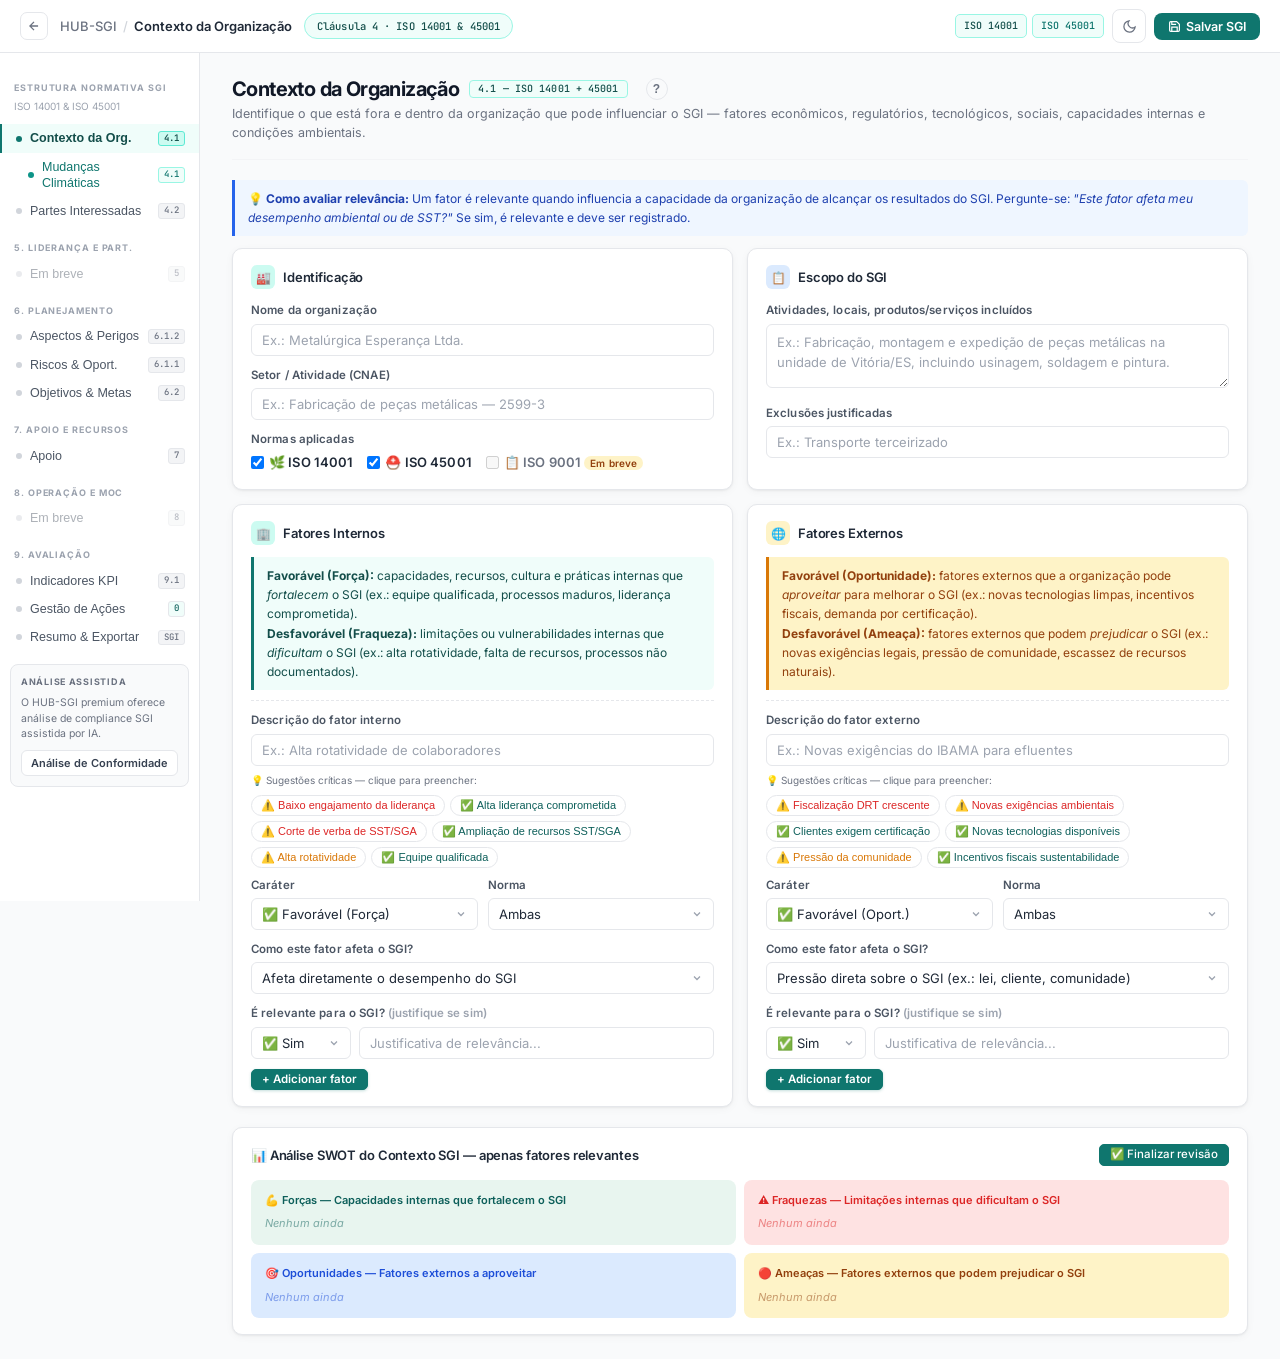
<file: modulos/sgi-contexto.html>
<!DOCTYPE html>
<html lang="pt-BR">
<head>
<link rel="preconnect" href="https://fonts.googleapis.com">
<link rel="preconnect" href="https://fonts.gstatic.com" crossorigin>
<link href="https://fonts.googleapis.com/css2?family=Inter:wght@300;400;500;600;700;800&family=JetBrains+Mono:wght@400;500&display=swap" rel="stylesheet">
<meta charset="UTF-8">
<meta name="viewport" content="width=device-width, initial-scale=1.0">
<title>SGI — Contexto da Organização | ISO 14001 + 45001</title>
<link rel="stylesheet" href="../css/hub.css">

<style>
/* SGI-Contexto — Premium overrides */
body { font-family: 'Inter', -apple-system, sans-serif; }

/* Layout — scroll no body, não no main */
.layout { min-height: calc(100vh - 52px); }
main { overflow: visible; }

/* Seção de normas no canto superior direito da página (como no Manus) */
.sec-norm-refs {
  position: absolute;
  top: 0; right: 0;
  display: flex;
  flex-direction: column;
  align-items: flex-end;
  gap: 3px;
  font-size: 10px;
  color: var(--gray-400, #9CA3AF);
  font-family: 'JetBrains Mono', monospace;
}

/* Cards internos mais refinados */
.card {
  box-shadow: 0 1px 2px rgba(0,0,0,.05), 0 2px 8px rgba(0,0,0,.04);
  border-color: #E5E7EB;
}

/* Botão de configuração no canto do card */
.card-settings-btn {
  width: 26px; height: 26px;
  border-radius: 6px;
  border: 1px solid #E5E7EB;
  background: #F9FAFB;
  display: flex; align-items: center; justify-content: center;
  cursor: pointer;
  transition: all 140ms;
  color: #9CA3AF;
}
.card-settings-btn:hover { background: #F3F4F6; color: #6B7280; }

/* Foco nos inputs */
input:focus, textarea:focus, select:focus {
  border-color: #0F766E !important;
  box-shadow: 0 0 0 3px rgba(15,118,110,.10) !important;
}

/* Análise Crítica IA — estilo especial */
.nav-item[onclick*="s6"] {
  background: linear-gradient(135deg, rgba(124,58,237,.05), rgba(13,148,136,.05));
  border-left: 2px solid #7C3AED !important;
  color: #5B21B6 !important;
  font-weight: 600 !important;
}
.nav-item[onclick*="s6"]:hover {
  background: linear-gradient(135deg, rgba(124,58,237,.10), rgba(13,148,136,.10));
}

/* Scrollbar */
::-webkit-scrollbar { width: 4px; height: 4px; }
::-webkit-scrollbar-thumb { background: #D1D5DB; border-radius: 10px; }
::-webkit-scrollbar-thumb:hover { background: #9CA3AF; }

/* Botões de sugestão chip */
.btn.btn-sm {
  border-radius: 5px;
  font-size: 11.5px;
}

/* Info boxes */
.info { border-radius: 0 6px 6px 0; }

/* Modais */
.mod-bg { backdrop-filter: blur(3px); background: rgba(17,24,39,.4); }
.mod-box {
  border-radius: 12px;
  border: 1px solid #E5E7EB;
  box-shadow: 0 8px 40px rgba(0,0,0,.12);
}

/* Página title area refinada */
.ph { 
  padding-bottom: 16px;
  border-bottom: 1px solid #F3F4F6;
  margin-bottom: 20px;
  position: relative;
}

/* Referências ISO no canto */
.iso-ref-tag {
  font-family: 'JetBrains Mono', monospace;
  font-size: 10px;
  color: #9CA3AF;
  background: #F9FAFB;
  border: 1px solid #E5E7EB;
  padding: 2px 7px;
  border-radius: 4px;
  margin-left: 6px;
}
</style>

<script>
// ── Dark Mode — inicializa ANTES do render para evitar flash ──
(function() {
  try {
    var saved = localStorage.getItem('sgi-theme');
    var sys   = window.matchMedia('(prefers-color-scheme: dark)').matches;
    document.documentElement.setAttribute('data-theme', saved || (sys ? 'dark' : 'light'));
  } catch(e) {}
})();
</script>
</head>
<body>
<header>
  <div class="hdr">
    <!-- Botão voltar -->
    <a href="../index.html" class="hdr-back" title="Voltar ao Hub" onclick="window.location.href='../index.html';return false;">
      <svg width="14" height="14" viewBox="0 0 24 24" fill="none" stroke="currentColor" stroke-width="2.2">
        <path d="M19 12H5M12 19l-7-7 7-7"/>
      </svg>
    </a>
    <!-- Breadcrumb -->
    <div class="hdr-breadcrumb">
      <span>HUB-SGI</span>
      <span class="hdr-breadcrumb-sep">/</span>
      <span class="hdr-breadcrumb-current">Contexto da Organização</span>
      <span class="hdr-clause" style="margin-left:6px">Cláusula 4 · <span id="header-normas-sub">ISO 14001 &amp; 45001</span></span>
    </div>
    <!-- Normas + Salvar -->
    <div style="display:flex;align-items:center;gap:8px;margin-left:auto">
      <div class="norms">
        <span class="nb nb-env" id="header-badge-14001">ISO 14001</span>
        <span class="nb nb-sst" id="header-badge-45001">ISO 45001</span>
        <span class="nb nb-9001" id="header-badge-9001" style="display:none">ISO 9001</span>
      </div>
      <!-- Dark mode toggle -->
      <button class="dark-toggle" onclick="toggleDarkMode()" title="Alternar modo claro/escuro">
        <svg class="icon-moon" width="15" height="15" viewBox="0 0 24 24" fill="none" stroke="currentColor" stroke-width="2">
          <path d="M21 12.79A9 9 0 1 1 11.21 3 7 7 0 0 0 21 12.79z"/>
        </svg>
        <svg class="icon-sun" width="15" height="15" viewBox="0 0 24 24" fill="none" stroke="currentColor" stroke-width="2">
          <circle cx="12" cy="12" r="5"/>
          <line x1="12" y1="1" x2="12" y2="3"/>
          <line x1="12" y1="21" x2="12" y2="23"/>
          <line x1="4.22" y1="4.22" x2="5.64" y2="5.64"/>
          <line x1="18.36" y1="18.36" x2="19.78" y2="19.78"/>
          <line x1="1" y1="12" x2="3" y2="12"/>
          <line x1="21" y1="12" x2="23" y2="12"/>
          <line x1="4.22" y1="19.78" x2="5.64" y2="18.36"/>
          <line x1="18.36" y1="5.64" x2="19.78" y2="4.22"/>
        </svg>
      </button>
      <button class="btn-save" onclick="alert('Dados salvos automaticamente no navegador (localStorage).')">
        <svg width="13" height="13" viewBox="0 0 24 24" fill="none" stroke="currentColor" stroke-width="2.2">
          <path d="M19 21H5a2 2 0 0 1-2-2V5a2 2 0 0 1 2-2h11l5 5v11a2 2 0 0 1-2 2z"/>
          <polyline points="17 21 17 13 7 13 7 21"/>
          <polyline points="7 3 7 8 15 8"/>
        </svg>
        Salvar SGI
      </button>
    </div>
  </div>
</header>
<div class="layout">
<aside>
  <div class="nav-lbl">Estrutura Normativa SGI</div>
  <div style="font-size:10px;color:var(--gray-400);padding:0 14px 10px;line-height:1.5">ISO 14001 &amp; ISO 45001</div>

  <button class="nav-item on" onclick="goTo('s0')"><span class="nav-dot"></span>Contexto da Org.<span class="nav-cl">4.1</span></button>
  <button class="nav-item" onclick="goTo('s_clima')" style="padding-left:26px">
    <span class="nav-dot" style="background:var(--teal,#0D9488)"></span>
    <span style="color:var(--teal-d,#0F766E)">Mudanças Climáticas</span>
    <span class="nav-cl" style="background:#F0FDFA;color:#0F766E;border-color:#99F6E4">4.1</span>
  </button>
  <button class="nav-item" onclick="goTo('s1')"><span class="nav-dot"></span>Partes Interessadas<span class="nav-cl">4.2</span></button>

  <div class="nav-lbl" style="margin-top:4px">5. Liderança e Part.</div>
  <button class="nav-item" style="opacity:.45;cursor:not-allowed" disabled>
    <span class="nav-dot"></span>Em breve
    <span class="nav-cl">5</span>
  </button>

  <div class="nav-lbl" style="margin-top:4px">6. Planejamento</div>
  <button class="nav-item" onclick="goTo('s2')"><span class="nav-dot"></span>Aspectos & Perigos<span class="nav-cl">6.1.2</span></button>
  <button class="nav-item" onclick="goTo('s3')"><span class="nav-dot"></span>Riscos & Oport.<span class="nav-cl">6.1.1</span></button>
  <button class="nav-item" onclick="goTo('s7')"><span class="nav-dot"></span>Objetivos & Metas<span class="nav-cl" id="obj-nav-badge">6.2</span></button>

  <div class="nav-lbl" style="margin-top:4px">7. Apoio e Recursos</div>
  <button class="nav-item" onclick="goTo('s8')"><span class="nav-dot"></span>Apoio<span class="nav-cl">7</span></button>

  <div class="nav-lbl" style="margin-top:4px">8. Operação e MOC</div>
  <button class="nav-item" style="opacity:.45;cursor:not-allowed" disabled>
    <span class="nav-dot"></span>Em breve
    <span class="nav-cl">8</span>
  </button>

  <div class="nav-lbl" style="margin-top:4px">9. Avaliação</div>
  <button class="nav-item" onclick="goTo('s9')"><span class="nav-dot"></span>Indicadores KPI<span class="nav-cl" id="kpi-nav-badge">9.1</span></button>
  <button class="nav-item" onclick="goTo('s5')"><span class="nav-dot"></span>Gestão de Ações<span class="nav-cl" id="action-nav-badge">0</span></button>
  <button class="nav-item" onclick="goTo('s4')"><span class="nav-dot"></span>Resumo & Exportar<span class="nav-cl">SGI</span></button>

  <!-- Análise Assistida por IA -->
  <div class="nav-ai-section" style="margin-top:12px">
    <div class="nav-ai-title">Análise Assistida</div>
    <div class="nav-ai-desc">O HUB-SGI premium oferece análise de compliance SGI assistida por IA.</div>
    <button class="nav-ai-btn" onclick="goTo('s6')">Análise de Conformidade</button>
  </div>

</aside>
<main>

<!-- ===== S0: CONTEXTO 4.1 ===== -->
<div class="sec on" id="s0">
  <div class="ph">
    <div class="pt">Contexto da Organização <span class="ct">4.1 — ISO 14001 + 45001</span><button class="help-btn" onclick="openHelp('s0')" title="Orientações">?</button></div>
    <p class="ps"><span id="ctx41-sub">Identifique o que está fora e dentro da organização que pode influenciar o SGI — fatores econômicos, regulatórios, tecnológicos, sociais, capacidades internas e condições ambientais.</span></p>
  </div>

  <div class="info">
    💡 <strong>Como avaliar relevância:</strong> Um fator é relevante quando influencia a capacidade da organização de alcançar os resultados do SGI. Pergunte-se: <em>"Este fator afeta meu desempenho ambiental ou de SST?"</em> Se sim, é relevante e deve ser registrado.
  </div>

  <div class="grid2" style="margin-bottom:14px">
    <div class="card">
      <div class="ct2"><div class="cico" style="background:var(--green-l)">🏭</div> Identificação</div>
      <label>Nome da organização</label>
      <input type="text" id="org-name" placeholder="Ex.: Metalúrgica Esperança Ltda.">
      <label>Setor / Atividade (CNAE)</label>
      <input type="text" id="org-sector" placeholder="Ex.: Fabricação de peças metálicas — 2599-3">
      <label>Normas aplicadas</label>
      <div style="display:flex;gap:14px;margin-top:4px">
        <label style="margin:0;display:flex;align-items:center;gap:5px;font-size:13px;color:var(--text)">
          <input type="checkbox" id="cb14" checked onchange="applyNormasConfig()">
          <span>🌿 ISO 14001</span>
        </label>
        <label style="margin:0;display:flex;align-items:center;gap:5px;font-size:13px;color:var(--text)">
          <input type="checkbox" id="cb45" checked onchange="applyNormasConfig()">
          <span>⛑️ ISO 45001</span>
        </label>
        <label style="margin:0;display:flex;align-items:center;gap:5px;font-size:13px;color:var(--text2);cursor:not-allowed" title="Aguardando publicação ISO 9001 — previsto set/2026">
          <input type="checkbox" id="cb90" disabled>
          <span>📋 ISO 9001 <span style="font-size:10px;background:var(--amber-l);color:var(--amber-d);padding:1px 6px;border-radius:10px;font-weight:600">Em breve</span></span>
        </label>
      </div>
    </div>
    <div class="card">
      <div class="ct2"><div class="cico" style="background:var(--blue-l)">📋</div> Escopo do SGI</div>
      <label>Atividades, locais, produtos/serviços incluídos</label>
      <textarea id="org-scope" placeholder="Ex.: Fabricação, montagem e expedição de peças metálicas na unidade de Vitória/ES, incluindo usinagem, soldagem e pintura."></textarea>
      <label>Exclusões justificadas</label>
      <input type="text" id="org-excl" placeholder="Ex.: Transporte terceirizado">
    </div>
  </div>

  <div class="grid2">
    <!-- FATORES INTERNOS -->
    <div class="card">
      <div class="ct2"><div class="cico" style="background:var(--green-l)">🏢</div> Fatores Internos</div>
      <div class="info green" style="margin-bottom:10px">
        <strong>Favorável (Força):</strong> capacidades, recursos, cultura e práticas internas que <em>fortalecem</em> o SGI (ex.: equipe qualificada, processos maduros, liderança comprometida).<br>
        <strong>Desfavorável (Fraqueza):</strong> limitações ou vulnerabilidades internas que <em>dificultam</em> o SGI (ex.: alta rotatividade, falta de recursos, processos não documentados).
      </div>
      <div id="int-list"></div>
      <div style="border-top:1px dashed var(--gray-b);margin-top:10px;padding-top:10px">
        <label>Descrição do fator interno</label>
        <input type="text" id="int-desc" placeholder="Ex.: Alta rotatividade de colaboradores" onkeydown="if(event.key==='Enter')addFactor('int')">
        <div style="margin-top:6px;display:flex;flex-wrap:wrap;gap:5px">
          <span style="font-size:10px;color:var(--text2);width:100%;margin-bottom:2px">💡 Sugestões críticas — clique para preencher:</span>
          <button type="button" onclick="suggestFactor('int','Baixo engajamento da Alta Direção com o SGI — participação limitada nas análises críticas','des','both')" style="font-size:11px;padding:3px 9px;border:1px solid var(--gray-b);border-radius:20px;background:var(--white);cursor:pointer;color:var(--red)">⚠️ Baixo engajamento da liderança</button>
          <button type="button" onclick="suggestFactor('int','Alta Direção comprometida — SGI incluído na agenda estratégica e com recursos garantidos','fav','both')" style="font-size:11px;padding:3px 9px;border:1px solid var(--gray-b);border-radius:20px;background:var(--white);cursor:pointer;color:var(--green-d)">✅ Alta liderança comprometida</button>
          <button type="button" onclick="suggestFactor('int','Contingenciamento de recursos para SST e meio ambiente pela Alta Direção','des','both')" style="font-size:11px;padding:3px 9px;border:1px solid var(--gray-b);border-radius:20px;background:var(--white);cursor:pointer;color:var(--red)">⚠️ Corte de verba de SST/SGA</button>
          <button type="button" onclick="suggestFactor('int','Decisão da Alta Direção de ampliar recursos para adequação às NRs e requisitos ambientais','fav','both')" style="font-size:11px;padding:3px 9px;border:1px solid var(--gray-b);border-radius:20px;background:var(--white);cursor:pointer;color:var(--green-d)">✅ Ampliação de recursos SST/SGA</button>
          <button type="button" onclick="suggestFactor('int','Alta rotatividade de colaboradores em funções críticas para o SGI','des','both')" style="font-size:11px;padding:3px 9px;border:1px solid var(--gray-b);border-radius:20px;background:var(--white);cursor:pointer;color:var(--amber)">⚠️ Alta rotatividade</button>
          <button type="button" onclick="suggestFactor('int','Equipe do SGI qualificada e com formação técnica adequada','fav','both')" style="font-size:11px;padding:3px 9px;border:1px solid var(--gray-b);border-radius:20px;background:var(--white);cursor:pointer;color:var(--green-d)">✅ Equipe qualificada</button>
        </div>
        <div class="row" style="margin-top:8px">
          <div>
            <label>Caráter</label>
            <select id="int-type">
              <option value="fav">✅ Favorável (Força)</option>
              <option value="des">⚠️ Desfavorável (Fraqueza)</option>
            </select>
          </div>
          <div>
            <label>Norma</label>
            <select id="int-norm">
              <option value="both">Ambas</option>
              <option value="env">14001</option>
              <option value="sst">45001</option>
            </select>
          </div>
        </div>
        <label>Como este fator afeta o SGI?</label>
        <select id="int-dir">
          <option value="dir">Afeta diretamente o desempenho do SGI</option>
          <option value="ind">Afeta indiretamente (via cultura, clima, recursos)</option>
          <option value="both">Ambos os aspectos</option>
        </select>
        <label>É relevante para o SGI? <span style="color:var(--text3)">(justifique se sim)</span></label>
        <div style="display:flex;gap:8px;align-items:flex-start;margin-top:4px">
          <select id="int-rel" style="width:100px;flex-shrink:0">
            <option value="sim">✅ Sim</option>
            <option value="nao">❌ Não</option>
          </select>
          <input type="text" id="int-just" placeholder="Justificativa de relevância...">
        </div>
        <button class="btn btn-g btn-sm mt" onclick="addFactor('int')">+ Adicionar fator</button>
      </div>
    </div>

    <!-- FATORES EXTERNOS -->
    <div class="card">
      <div class="ct2"><div class="cico" style="background:var(--amber-l)">🌐</div> Fatores Externos</div>
      <div class="info amber" style="margin-bottom:10px">
        <strong>Favorável (Oportunidade):</strong> fatores externos que a organização pode <em>aproveitar</em> para melhorar o SGI (ex.: novas tecnologias limpas, incentivos fiscais, demanda por certificação).<br>
        <strong>Desfavorável (Ameaça):</strong> fatores externos que podem <em>prejudicar</em> o SGI (ex.: novas exigências legais, pressão de comunidade, escassez de recursos naturais).
      </div>
      <div id="ext-list"></div>
      <div style="border-top:1px dashed var(--gray-b);margin-top:10px;padding-top:10px">
        <label>Descrição do fator externo</label>
        <input type="text" id="ext-desc" placeholder="Ex.: Novas exigências do IBAMA para efluentes" onkeydown="if(event.key==='Enter')addFactor('ext')">
        <div style="margin-top:6px;display:flex;flex-wrap:wrap;gap:5px">
          <span style="font-size:10px;color:var(--text2);width:100%;margin-bottom:2px">💡 Sugestões críticas — clique para preencher:</span>
          <button type="button" onclick="suggestFactor('ext','Endurecimento da fiscalização trabalhista (DRT) com aumento de autuações no setor','des','sst')" style="font-size:11px;padding:3px 9px;border:1px solid var(--gray-b);border-radius:20px;background:var(--white);cursor:pointer;color:var(--red)">⚠️ Fiscalização DRT crescente</button>
          <button type="button" onclick="suggestFactor('ext','Novas exigências legais ambientais — atualização de normas e limites de emissão','des','env')" style="font-size:11px;padding:3px 9px;border:1px solid var(--gray-b);border-radius:20px;background:var(--white);cursor:pointer;color:var(--red)">⚠️ Novas exigências ambientais</button>
          <button type="button" onclick="suggestFactor('ext','Demanda crescente de clientes por fornecedores certificados ISO 14001 e ISO 45001','fav','both')" style="font-size:11px;padding:3px 9px;border:1px solid var(--gray-b);border-radius:20px;background:var(--white);cursor:pointer;color:var(--green-d)">✅ Clientes exigem certificação</button>
          <button type="button" onclick="suggestFactor('ext','Disponibilidade de tecnologias mais limpas e seguras no mercado','fav','both')" style="font-size:11px;padding:3px 9px;border:1px solid var(--gray-b);border-radius:20px;background:var(--white);cursor:pointer;color:var(--green-d)">✅ Novas tecnologias disponíveis</button>
          <button type="button" onclick="suggestFactor('ext','Pressão da comunidade local sobre impactos ambientais e de SST da operação','des','both')" style="font-size:11px;padding:3px 9px;border:1px solid var(--gray-b);border-radius:20px;background:var(--white);cursor:pointer;color:var(--amber)">⚠️ Pressão da comunidade</button>
          <button type="button" onclick="suggestFactor('ext','Incentivos fiscais e linhas de crédito para investimentos em sustentabilidade e SST','fav','both')" style="font-size:11px;padding:3px 9px;border:1px solid var(--gray-b);border-radius:20px;background:var(--white);cursor:pointer;color:var(--green-d)">✅ Incentivos fiscais sustentabilidade</button>
        </div>
        <div class="row" style="margin-top:8px">
          <div>
            <label>Caráter</label>
            <select id="ext-type">
              <option value="fav">✅ Favorável (Oport.)</option>
              <option value="des">⚠️ Desfavorável (Ameaça)</option>
            </select>
          </div>
          <div>
            <label>Norma</label>
            <select id="ext-norm">
              <option value="both">Ambas</option>
              <option value="env">14001</option>
              <option value="sst">45001</option>
            </select>
          </div>
        </div>
        <label>Como este fator afeta o SGI?</label>
        <select id="ext-dir">
          <option value="dir">Pressão direta sobre o SGI (ex.: lei, cliente, comunidade)</option>
          <option value="ind">Influência indireta (ex.: tendência de mercado, tecnologia)</option>
          <option value="both">Ambos os aspectos</option>
        </select>
        <label>É relevante para o SGI? <span style="color:var(--text3)">(justifique se sim)</span></label>
        <div style="display:flex;gap:8px;align-items:flex-start;margin-top:4px">
          <select id="ext-rel" style="width:100px;flex-shrink:0">
            <option value="sim">✅ Sim</option>
            <option value="nao">❌ Não</option>
          </select>
          <input type="text" id="ext-just" placeholder="Justificativa de relevância...">
        </div>
        <button class="btn btn-g btn-sm mt" onclick="addFactor('ext')">+ Adicionar fator</button>
      </div>
    </div>
  </div>

  <div class="card mt2">
    <div style="display:flex;align-items:center;justify-content:space-between;margin-bottom:14px;flex-wrap:wrap;gap:8px">
      <div class="ct2" style="margin-bottom:0">📊 Análise SWOT do Contexto SGI — apenas fatores relevantes</div>
      <div style="display:flex;align-items:center;gap:8px">
        <span id="swot-rev-date" style="font-size:11px;color:var(--text2)"></span>
        <button class="btn btn-sm" style="background:var(--green);color:#fff;border-color:var(--green);font-weight:500" onclick="finalizeSWOT()">✅ Finalizar revisão</button>
      </div>
    </div>
    <div class="swot">
      <div class="sq ss"><div class="sq-t">💪 Forças — Capacidades internas que fortalecem o SGI</div><div class="sq-i" id="sw-s">—</div></div>
      <div class="sq sw"><div class="sq-t">⚠️ Fraquezas — Limitações internas que dificultam o SGI</div><div class="sq-i" id="sw-w">—</div></div>
      <div class="sq so"><div class="sq-t">🎯 Oportunidades — Fatores externos a aproveitar</div><div class="sq-i" id="sw-o">—</div></div>
      <div class="sq st"><div class="sq-t">🔴 Ameaças — Fatores externos que podem prejudicar o SGI</div><div class="sq-i" id="sw-t">—</div></div>
    </div>
    <div id="swot-suggest-btn" style="display:none;margin-top:12px">
      <button class="btn btn-sm" style="background:var(--blue);color:#fff;border-color:var(--blue);font-weight:500" onclick="goTo('s3');generateROFromSWOT()">
        ⚡ Gerar Riscos & Oportunidades a partir desta SWOT →
      </button>
    </div>
  </div>
</div>



<!-- ===== S_CLIMA: MUDANÇAS CLIMÁTICAS 4.1 ===== -->
<div class="sec" id="s_clima">
  <div class="ph">
    <div class="pt">
      Mudanças Climáticas
      <span class="ct">4.1 — Contexto</span>
      <button class="help-btn" onclick="openClimaHelp()" title="Como analisar">?</button>
    </div>
    <p class="ps">Analise como o clima afeta a organização e como a organização contribui para as mudanças climáticas. Evidência obrigatória para auditoria (Anexo SL §4.1).</p>
  </div>

<!-- ===== MUDANÇAS CLIMÁTICAS — 4.1 ISO 14001 + 45001 (Anexo SL) ===== -->
<div style="background:var(--white);border-radius:var(--r);padding:18px 20px;border:1px solid var(--gray-b);box-shadow:var(--shadow)">
  <div style="display:flex;align-items:center;justify-content:space-between;margin-bottom:4px;flex-wrap:wrap;gap:8px">
    <div style="display:flex;align-items:center;gap:10px">
      <span style="font-size:22px">🌡️</span>
      <div>
        <div style="font-size:15px;font-weight:700;color:#1a6b9e">Mudanças Climáticas — Análise de Contexto</div>
        <div style="font-size:11px;color:var(--text2)">ISO 14001 §4.1 + ISO 45001 §4.1 · Anexo SL (HLS) · Evidência obrigatória para auditoria</div>
      </div>
    </div>
    <div style="display:flex;gap:8px;align-items:center">
      <span id="clima-status-badge" style="font-size:11px;padding:3px 12px;border-radius:20px;background:var(--amber-l);color:var(--amber-d);font-weight:600">⚠️ Não analisado</span>
      <button class="btn btn-sm" onclick="openClimaHelp()" style="border-color:#1a6b9e;color:#1a6b9e">❓ Como analisar</button>
    </div>
  </div>

  <div style="background:#e8f4ff;border-left:3px solid #1a6b9e;padding:10px 14px;border-radius:4px;font-size:12px;color:#1a6b9e;margin-bottom:14px">
    <strong>📋 Por que analisar?</strong> O Anexo SL — que rege todas as normas ISO de sistema de gestão — exige que mudanças climáticas sejam consideradas no contexto organizacional (§4.1).
    A análise cobre <strong>duas direções</strong>: como o clima afeta a organização, e como a organização contribui para as mudanças climáticas.
    <strong>A evidência desta análise é obrigatória em auditoria</strong> — mesmo que a conclusão seja "não afeta". Clique em ❓ para orientações.
  </div>

  <!-- Abas das duas direções -->
  <div style="display:flex;gap:0;margin-bottom:14px;border-bottom:2px solid var(--gray-b)">
    <button id="clima-tab-1" onclick="switchClimaTab(1)"
      style="padding:8px 18px;font-size:12px;font-weight:600;border:none;background:none;cursor:pointer;border-bottom:3px solid #1a6b9e;color:#1a6b9e;margin-bottom:-2px">
      ☁️ Clima → Organização
    </button>
    <button id="clima-tab-2" onclick="switchClimaTab(2)"
      style="padding:8px 18px;font-size:12px;font-weight:600;border:none;background:none;cursor:pointer;color:var(--text2);border-bottom:3px solid transparent;margin-bottom:-2px">
      🏭 Organização → Clima
    </button>
    <button id="clima-tab-3" onclick="switchClimaTab(3)"
      style="padding:8px 18px;font-size:12px;font-weight:600;border:none;background:none;cursor:pointer;color:var(--text2);border-bottom:3px solid transparent;margin-bottom:-2px">
      📋 Conclusão & Evidência
    </button>
  </div>

  <!-- ABA 1: Clima → Organização (riscos físicos) -->
  <div id="clima-tab-content-1">
    <div style="font-size:12px;color:var(--text2);margin-bottom:12px">
      Como eventos e tendências climáticas podem afetar as <strong>operações, trabalhadores e objetivos do SGI</strong>?
      Clique em <strong>+ Incluir</strong> nas sugestões abaixo ou adicione riscos específicos da sua organização.
    </div>

    <!-- Sugestões pré-definidas -->
    <div style="background:var(--gray-l);border-radius:8px;padding:14px;margin-bottom:14px">
      <div style="display:flex;align-items:center;justify-content:space-between;margin-bottom:10px;flex-wrap:wrap;gap:8px">
        <div style="font-size:12px;font-weight:700;color:var(--text)">💡 Sugestões de riscos e oportunidades climáticas</div>
        <div style="display:flex;gap:6px;flex-wrap:wrap">
          <button class="btn btn-sm" onclick="filterClimaSugest('all')" id="csfilt-all"
            style="font-size:10px;background:var(--green);color:#fff;border-color:var(--green)">Todos</button>
          <button class="btn btn-sm" onclick="filterClimaSugest('env')" id="csfilt-env"
            style="font-size:10px">🌿 14001</button>
          <button class="btn btn-sm" onclick="filterClimaSugest('sst')" id="csfilt-sst"
            style="font-size:10px">⛑️ 45001</button>
          <button class="btn btn-sm" onclick="filterClimaSugest('opp')" id="csfilt-opp"
            style="font-size:10px">🌱 Oportunidades</button>
          <button class="btn btn-sm" onclick="filterClimaSugest('ind')" id="csfilt-ind"
            style="font-size:10px">🏭 Processo Intensivo</button>
        </div>
      </div>
      <div id="clima-sugest-cards" style="max-height:420px;overflow-y:auto;padding-right:4px">
        <div style="text-align:center;padding:20px;color:var(--text3);font-size:12px">
          ⏳ Carregando sugestões...
        </div>
      </div>
    </div>

    <!-- Riscos já adicionados -->
    <div style="font-size:12px;font-weight:700;color:var(--text);margin-bottom:8px">
      ✅ Riscos e oportunidades incluídos nesta análise
    </div>
    <div id="clima-riscos-list" style="display:flex;flex-direction:column;gap:8px">
      <div style="color:var(--text3);font-size:12px;padding:8px">Nenhum item incluído ainda — use as sugestões acima ou clique em "+ Adicionar risco climático"</div>
    </div>
    <div style="margin-top:10px;display:flex;gap:8px;align-items:center;flex-wrap:wrap">
    <button class="btn btn-sm btn-g" onclick="addClimaRisco()">+ Adicionar risco climático</button>
    <span style="font-size:11px;color:var(--text2)">ou escolha uma sugestão:</span>
    <div style="display:flex;gap:6px;flex-wrap:wrap" id="clima-sugest-btns"></div>
  </div>
  </div>

  <!-- ABA 2: Organização → Clima (emissões GEE) -->
  <div id="clima-tab-content-2" style="display:none">
    <div style="font-size:12px;color:var(--text2);margin-bottom:12px">
      Como as atividades da organização contribuem para as mudanças climáticas?
      Identifique as principais <strong>fontes de emissão de GEE</strong> por escopo (GHG Protocol).
    </div>

    <div style="display:grid;grid-template-columns:1fr 1fr 1fr;gap:12px;margin-bottom:12px">
      <!-- Escopo 1 -->
      <div style="background:#fff3f3;border:1px solid #fcc;border-radius:8px;padding:12px">
        <div style="font-size:11px;font-weight:700;color:var(--red);margin-bottom:4px">🔴 Escopo 1 — Emissões diretas</div>
        <div style="font-size:10px;color:var(--text2);margin-bottom:8px">Fontes próprias: combustão, processos industriais, veículos da frota, refrigerantes</div>
        <div style="display:flex;flex-wrap:wrap;gap:4px;margin-bottom:8px">
          <button onclick="appendClimaEsc('clima-esc1','Queima de combustíveis fósseis (caldeiras, fornos, geradores)')" class="btn btn-sm" style="font-size:10px;padding:2px 8px;color:var(--red);border-color:#fcc">+ Caldeiras/Fornos</button>
          <button onclick="appendClimaEsc('clima-esc1','Frota de veículos próprios (diesel/gasolina)')" class="btn btn-sm" style="font-size:10px;padding:2px 8px;color:var(--red);border-color:#fcc">+ Frota</button>
          <button onclick="appendClimaEsc('clima-esc1','Processo industrial (alto-forno, coqueria, forno rotativo)')" class="btn btn-sm" style="font-size:10px;padding:2px 8px;color:var(--red);border-color:#fcc">+ Processo</button>
          <button onclick="appendClimaEsc('clima-esc1','Sistemas de refrigeração (CFC/HFC)')" class="btn btn-sm" style="font-size:10px;padding:2px 8px;color:var(--red);border-color:#fcc">+ Refrigeração</button>
          <button onclick="appendClimaEsc('clima-esc1','Geração de energia própria (grupo gerador)')" class="btn btn-sm" style="font-size:10px;padding:2px 8px;color:var(--red);border-color:#fcc">+ Gerador</button>
        </div>
        <textarea id="clima-esc1" rows="4" placeholder="Descreva as fontes de emissão direta da organização..." style="font-size:11px" oninput="updateClimaStatus()"></textarea>
      </div>

      <!-- Escopo 2 -->
      <div style="background:#fff8f0;border:1px solid #fda;border-radius:8px;padding:12px">
        <div style="font-size:11px;font-weight:700;color:var(--amber);margin-bottom:4px">🟡 Escopo 2 — Emissões indiretas de energia</div>
        <div style="font-size:10px;color:var(--text2);margin-bottom:8px">Energia comprada: eletricidade, calor, vapor ou frio adquiridos de terceiros</div>
        <div style="display:flex;flex-wrap:wrap;gap:4px;margin-bottom:8px">
          <button onclick="appendClimaEsc('clima-esc2','Energia elétrica da rede (concessionária)')" class="btn btn-sm" style="font-size:10px;padding:2px 8px;color:var(--amber);border-color:#fda">+ Energia elétrica</button>
          <button onclick="appendClimaEsc('clima-esc2','Vapor adquirido de terceiros')" class="btn btn-sm" style="font-size:10px;padding:2px 8px;color:var(--amber);border-color:#fda">+ Vapor</button>
          <button onclick="appendClimaEsc('clima-esc2','Energia de fonte renovável (GD solar/eólica)')" class="btn btn-sm" style="font-size:10px;padding:2px 8px;color:var(--amber);border-color:#fda">+ Renovável</button>
        </div>
        <textarea id="clima-esc2" rows="4" placeholder="Descreva o consumo de energia adquirida de terceiros..." style="font-size:11px" oninput="updateClimaStatus()"></textarea>
      </div>

      <!-- Escopo 3 -->
      <div style="background:#f0f4ff;border:1px solid #bcd;border-radius:8px;padding:12px">
        <div style="font-size:11px;font-weight:700;color:#1a6b9e;margin-bottom:4px">🔵 Escopo 3 — Outras emissões indiretas</div>
        <div style="font-size:10px;color:var(--text2);margin-bottom:8px">Cadeia de valor: fornecedores, transporte, resíduos, uso e fim de vida do produto</div>
        <div style="display:flex;flex-wrap:wrap;gap:4px;margin-bottom:8px">
          <button onclick="appendClimaEsc('clima-esc3','Transporte de matérias-primas por fornecedores')" class="btn btn-sm" style="font-size:10px;padding:2px 8px;color:#1a6b9e;border-color:#bcd">+ Fornecedores</button>
          <button onclick="appendClimaEsc('clima-esc3','Transporte e distribuição de produtos acabados')" class="btn btn-sm" style="font-size:10px;padding:2px 8px;color:#1a6b9e;border-color:#bcd">+ Logística</button>
          <button onclick="appendClimaEsc('clima-esc3','Destinação de resíduos (aterro, incineração)')" class="btn btn-sm" style="font-size:10px;padding:2px 8px;color:#1a6b9e;border-color:#bcd">+ Resíduos</button>
          <button onclick="appendClimaEsc('clima-esc3','Deslocamento de funcionários (home-to-work)')" class="btn btn-sm" style="font-size:10px;padding:2px 8px;color:#1a6b9e;border-color:#bcd">+ Funcionários</button>
          <button onclick="appendClimaEsc('clima-esc3','Uso do produto pelo cliente')" class="btn btn-sm" style="font-size:10px;padding:2px 8px;color:#1a6b9e;border-color:#bcd">+ Uso produto</button>
        </div>
        <textarea id="clima-esc3" rows="4" placeholder="Descreva as emissões indiretas da cadeia de valor..." style="font-size:11px" oninput="updateClimaStatus()"></textarea>
      </div>
    </div>

    <div style="display:grid;grid-template-columns:1fr 1fr;gap:12px">
      <div class="field">
        <label>✅ Iniciativas de mitigação / redução de GEE já em andamento</label>
        <textarea id="clima-mitig" rows="3" placeholder="Ex.: Programa de eficiência energética, energia solar instalada, substituição de frota, metas de redução de GEE..." oninput="updateClimaStatus()"></textarea>
      </div>
      <div class="field">
        <label>📊 Possui inventário de GEE formalizado?</label>
        <select id="clima-inventario" onchange="updateClimaStatus()" style="margin-bottom:8px">
          <option value="">— Selecione —</option>
          <option value="sim-pub">✅ Sim — publicado (relatório de sustentabilidade)</option>
          <option value="sim-int">🔶 Sim — interno (não publicado)</option>
          <option value="parcial">📋 Parcial — apenas Escopo 1 e 2</option>
          <option value="nao-plan">🔜 Não — mas planejamos elaborar</option>
          <option value="nao">❌ Não</option>
        </select>
        <label>Referência / metodologia utilizada</label>
        <input type="text" id="clima-inventario-ref" placeholder="Ex.: GHG Protocol, ISO 14064, SBTI..." oninput="updateClimaStatus()">
      </div>
    </div>
  </div>

  <!-- ABA 3: Conclusão e Evidência -->
  <div id="clima-tab-content-3" style="display:none">

    <!-- Checklist de verificação -->
    <div style="background:var(--gray-l);border-radius:8px;padding:14px;margin-bottom:14px">
      <div style="font-size:12px;font-weight:700;color:var(--text);margin-bottom:10px">
        ✅ Checklist de análise — o auditor vai verificar estes pontos
      </div>
      <div style="display:grid;grid-template-columns:1fr 1fr;gap:8px;font-size:12px">
        <label style="display:flex;align-items:flex-start;gap:8px;cursor:pointer;font-weight:400">
          <input type="checkbox" id="ck-riscos-fisicos" style="margin-top:2px;flex-shrink:0">
          <span>Riscos físicos agudos identificados (enchentes, calor extremo, tempestades)</span>
        </label>
        <label style="display:flex;align-items:flex-start;gap:8px;cursor:pointer;font-weight:400">
          <input type="checkbox" id="ck-riscos-cronicos" style="margin-top:2px;flex-shrink:0">
          <span>Riscos físicos crônicos avaliados (estiagem, aumento de temperatura)</span>
        </label>
        <label style="display:flex;align-items:flex-start;gap:8px;cursor:pointer;font-weight:400">
          <input type="checkbox" id="ck-transicao" style="margin-top:2px;flex-shrink:0">
          <span>Riscos de transição considerados (regulamentação carbono, CBAM, ESG)</span>
        </label>
        <label style="display:flex;align-items:flex-start;gap:8px;cursor:pointer;font-weight:400">
          <input type="checkbox" id="ck-oportunidades" style="margin-top:2px;flex-shrink:0">
          <span>Oportunidades climáticas identificadas (eficiência, renováveis, carbono)</span>
        </label>
        <label style="display:flex;align-items:flex-start;gap:8px;cursor:pointer;font-weight:400">
          <input type="checkbox" id="ck-gee" style="margin-top:2px;flex-shrink:0">
          <span>Fontes de emissão de GEE identificadas (Escopos 1, 2 e 3)</span>
        </label>
        <label style="display:flex;align-items:flex-start;gap:8px;cursor:pointer;font-weight:400">
          <input type="checkbox" id="ck-sst" style="margin-top:2px;flex-shrink:0">
          <span>Impacto climático na saúde e segurança dos trabalhadores avaliado (ISO 45001)</span>
        </label>
      </div>
    </div>

    <!-- Conclusão separada por norma -->
    <div style="display:grid;grid-template-columns:1fr 1fr;gap:12px;margin-bottom:12px">
      <div id="clima-bloco-14001" style="background:var(--green-l);border:1px solid #a8dfc8;border-radius:8px;padding:12px">
        <div style="font-size:11px;font-weight:700;color:var(--green-d);margin-bottom:8px">🌿 ISO 14001 — Impacto ambiental</div>
        <label style="font-size:11px">As mudanças climáticas afetam os objetivos do SGA?</label>
        <select id="clima-afeta-14001" onchange="updateClimaStatus()" style="margin-bottom:8px">
          <option value="">— Selecione —</option>
          <option value="sim-relevante">✅ Sim — de forma relevante</option>
          <option value="sim-baixo">🔶 Sim — de forma baixa (monitorar)</option>
          <option value="nao">❌ Não afeta neste ciclo</option>
        </select>
        <label style="font-size:11px">Conclusão para o SGA (14001)</label>
        <textarea id="clima-conclusao-14001" rows="3" oninput="updateClimaStatus()"
          placeholder="Ex.: Risco de estiagem afeta disponibilidade hídrica para o processo. Oportunidade de eficiência energética incorporada como objetivo ambiental. Emissões de GEE predominantemente de Escopo 2."
          style="font-size:11px"></textarea>
      </div>
      <div id="clima-bloco-45001" style="background:var(--blue-l);border:1px solid #a8cef0;border-radius:8px;padding:12px">
        <div style="font-size:11px;font-weight:700;color:var(--blue-d);margin-bottom:8px">⛑️ ISO 45001 — Saúde e segurança</div>
        <label style="font-size:11px">As mudanças climáticas afetam os objetivos do SGSST?</label>
        <select id="clima-afeta-45001" onchange="updateClimaStatus()" style="margin-bottom:8px">
          <option value="">— Selecione —</option>
          <option value="sim-relevante">✅ Sim — de forma relevante</option>
          <option value="sim-baixo">🔶 Sim — de forma baixa (monitorar)</option>
          <option value="nao">❌ Não afeta neste ciclo</option>
        </select>
        <label style="font-size:11px">Conclusão para o SGSST (45001)</label>
        <textarea id="clima-conclusao-45001" rows="3" oninput="updateClimaStatus()"
          placeholder="Ex.: Ondas de calor representam risco de stress térmico para trabalhadores externos e em áreas sem climatização. Revisão do PPRA/PGR considerará fator climático. Não há outros impactos relevantes identificados."
          style="font-size:11px"></textarea>
      </div>
    </div>

    <!-- Campo de conclusão unificada (para quem tem apenas uma norma) -->
    <div class="field">
      <label>Conclusão geral da análise <span style="color:var(--red)">*</span>
        <span style="font-size:10px;font-weight:400;color:var(--text2)"> — síntese para o registro do contexto</span>
      </label>
      <textarea id="clima-conclusao" rows="3" oninput="updateClimaStatus()"
        placeholder="Síntese da análise de mudanças climáticas para registro no contexto organizacional. Mesmo que o impacto seja baixo ou nulo, registre a conclusão da análise como evidência."
        style="min-height:70px"></textarea>
    </div>

    <div style="display:grid;grid-template-columns:1fr 1fr 1fr 1fr;gap:12px;margin-bottom:12px">
      <div class="field">
        <label>Responsável pela análise</label>
        <input type="text" id="clima-resp" placeholder="Nome" oninput="updateClimaStatus()">
      </div>
      <div class="field">
        <label>Cargo / função</label>
        <input type="text" id="clima-cargo" placeholder="Ex.: Técnico Ambiental" oninput="updateClimaStatus()">
      </div>
      <div class="field">
        <label>Data da análise</label>
        <input type="date" id="clima-data" oninput="updateClimaStatus()">
      </div>
      <div class="field">
        <label>Próxima revisão</label>
        <input type="date" id="clima-revisao" oninput="updateClimaStatus()">
      </div>
    </div>

    <div style="display:flex;gap:8px;flex-wrap:wrap;margin-bottom:12px">
      <button class="btn btn-sm" onclick="gerarROClima()"
        style="background:var(--green);color:#fff;border-color:var(--green);font-weight:600">
        ⚡ Gerar R&O a partir desta análise →
      </button>
      <button class="btn btn-sm" onclick="printClimaEvidencia()"
        style="border-color:#1a6b9e;color:#1a6b9e;font-weight:600">
        🖨️ Imprimir evidência para auditoria
      </button>
    </div>

    <div id="clima-evidencia-resumo" style="display:none;margin-top:8px;background:#e8f4ff;border-radius:8px;padding:12px;font-size:12px"></div>
  </div>
</div>




</div>

<!-- ===== S1: PARTES INTERESSADAS 4.2 ===== -->
<div class="sec" id="s1">
  <div class="ph">
    <div class="pt">Partes Interessadas <span class="ct">4.2 — ISO 14001 + 45001</span><button class="help-btn" onclick="openHelp('s1')" title="Orientações">?</button></div>
    <p class="ps">Identifique partes interessadas, suas <strong>necessidades</strong> (requisitos explícitos/formais) e <strong>expectativas</strong> (implícitas/desejadas), e determine quais se tornam obrigações de conformidade.</p>
  </div>

  <div class="info">
    💡 <strong>Necessidade</strong> = requisito explícito, formal, obrigatório (lei, contrato, licença). &nbsp;|&nbsp; <strong>Expectativa</strong> = desejo implícito, não formalizado, mas que se ignorado gera conflito. &nbsp;|&nbsp; <strong>Obrigação de conformidade</strong> = necessidades e expectativas que a organização decide assumir como compromisso (ISO 14001 §6.1.3 / 45001 §6.1.3).
  </div>

  <div class="flex fbet" style="margin-bottom:10px">
    <span style="font-size:12px;color:var(--text2)">Clique para selecionar · Use "+ Nova parte" para adicionar</span>
    <button class="btn btn-g btn-sm" onclick="openAddPI()">+ Nova parte interessada</button>
  </div>

  <div class="pi-grid" id="pi-grid"></div>

  <div class="divider"></div>
  <div class="ct2" style="font-size:13px;margin-bottom:10px">📋 Necessidades × Expectativas das Partes Selecionadas</div>
  <div style="overflow-x:auto">
    <table class="tbl">
      <thead>
        <tr>
          <th>Parte Interessada</th>
          <th>Necessidades (formais/obrigatórias)</th>
          <th>Expectativas (implícitas/desejadas)</th>
          <th>Obrigação de conformidade?</th>
          <th>Norma</th>
          <th>Monitoramento</th>
        </tr>
      </thead>
      <tbody id="pi-detail-body"></tbody>
    </table>
  </div>

  <div class="card mt2">
    <div class="ct2">🗺️ Mapa de Influência × Interesse</div>
    <div style="display:grid;grid-template-columns:1fr 1fr;grid-template-rows:1fr 1fr;gap:6px;min-height:180px">
      <div class="map-quad mq-tl"><b>👁️ Engajar ativamente (alta inf., baixo int.)</b><div id="mq-tl"></div></div>
      <div class="map-quad mq-tr"><b>⭐ Gerenciar de perto (alta inf., alto int.)</b><div id="mq-tr"></div></div>
      <div class="map-quad mq-bl"><b>📡 Monitorar (baixa inf., baixo int.)</b><div id="mq-bl"></div></div>
      <div class="map-quad mq-br"><b>📢 Manter informado (baixa inf., alto int.)</b><div id="mq-br"></div></div>
    </div>
    <div style="display:flex;justify-content:space-between;font-size:10px;color:var(--text2);margin-top:6px">
      <span>↑ Alta influência</span><span>→ Alto interesse</span>
    </div>
  </div>
</div>

<!-- ===== S2: ASPECTOS & PERIGOS ===== -->
<div class="sec" id="s2">
  <div class="ph">
    <div class="pt">Aspectos & Perigos <span class="ct">6.1.2</span></div>
    <p class="ps">Aspectos ambientais significativos (ISO 14001) e perigos/riscos de SST (ISO 45001), com avaliação Probabilidade × Severidade.</p>
  </div>

  <!-- FLUXO DE CAMPO -->
  <div id="ap-bloco-45001" data-norma="sst" style="background:var(--blue-l);border:1px solid #a8cef0;border-radius:var(--r);padding:12px 16px;margin-bottom:14px;font-size:12px;color:var(--blue-d);line-height:1.7">
    💡 <strong>ISO 14001 e ISO 45001</strong> exigem identificação por <strong>Atividade, Produto e Serviço</strong>. A 14001 inclui também a <strong>perspectiva de ciclo de vida</strong> e avaliação de <strong>significância</strong>. A 45001 requer avaliação do <strong>grau do risco</strong> e aplicação da <strong>hierarquia de controles</strong>. Por isso, os levantamentos são exportados em planilhas <strong>separadas por norma</strong>.
  </div>

  <div style="display:grid;grid-template-columns:1fr 1fr;gap:12px;margin-bottom:16px">

    <!-- 14001 -->
    <div id="ap-bloco-14001" data-norma="env" style="background:var(--green-l);border:1px solid #a8dfc8;border-radius:var(--r);padding:14px 16px">
      <div style="font-size:12px;font-weight:700;color:var(--green-d);margin-bottom:6px">🌿 ISO 14001 — Aspectos &amp; Impactos Ambientais</div>
      <p style="font-size:12px;color:var(--green-d);margin-bottom:10px;line-height:1.6">
        Inclui: <strong>Atividade/Produto/Serviço · Ciclo de vida · Aspecto · Impacto · P × S · Significância</strong>
      </p>
      <div style="display:flex;gap:8px;flex-wrap:wrap;margin-bottom:8px">
        <button class="btn btn-sm" style="background:var(--green);color:#fff;border-color:var(--green);font-weight:500" onclick="exportCSV14001()">⬇️ Baixar planilha 14001 (.xlsx)</button>
        <button class="btn btn-sm" style="background:var(--green-d);color:#fff;border-color:var(--green-d);font-weight:500" onclick="openCampo14001()">📋 Formulário de campo — 14001</button>
      </div>
      <div style="border-top:1px dashed #a8dfc8;padding-top:8px;margin-top:4px">
        <div style="font-size:11px;font-weight:600;color:var(--green-d);margin-bottom:4px">📥 Importar após preenchimento:</div>
        <label class="btn btn-sm" style="background:var(--purple);color:#fff;border-color:var(--purple);font-weight:500;cursor:pointer;display:inline-flex">
          📱 Importar do formulário de campo (.json)
          <input type="file" accept=".json" style="display:none" onchange="importCampoJSON(this)">
        </label>
        <label class="btn btn-sm" style="background:var(--green-d);color:#fff;border-color:var(--green-d);font-weight:500;cursor:pointer;display:inline-flex">
          📂 Importar 14001 .xlsx/.csv
          <input type="file" id="import-csv-14001" accept=".xlsx,.csv" style="display:none" onchange="importCSV14001(this)">
        </label>
        <div id="import-status-14001" style="font-size:11px;color:var(--green-d);margin-top:6px"></div>
      </div>
    </div>

    <!-- 45001 -->
    <div style="background:var(--blue-l);border:1px solid #a8cef0;border-radius:var(--r);padding:14px 16px">
      <div style="font-size:12px;font-weight:700;color:var(--blue-d);margin-bottom:6px">⛑️ ISO 45001 — Perigos &amp; Riscos de SST</div>
      <p style="font-size:12px;color:var(--blue-d);margin-bottom:10px;line-height:1.6">
        Inclui: <strong>Atividade/Produto/Serviço · Perigo · Risco · P × S · Grau · Hierarquia de controles</strong>
      </p>
      <div style="display:flex;gap:8px;flex-wrap:wrap;margin-bottom:8px">
        <button class="btn btn-sm" style="background:var(--blue);color:#fff;border-color:var(--blue);font-weight:500" onclick="exportCSV45001()">⬇️ Baixar planilha 45001 (.xlsx)</button>
        <button class="btn btn-sm" style="background:var(--blue-d);color:#fff;border-color:var(--blue-d);font-weight:500" onclick="openCampo45001()">📋 Formulário de campo — 45001</button>
      </div>
      <div style="border-top:1px dashed #a8cef0;padding-top:8px;margin-top:4px">
        <div style="font-size:11px;font-weight:600;color:var(--blue-d);margin-bottom:4px">📥 Importar após preenchimento:</div>
        <label class="btn btn-sm" style="background:var(--blue-d);color:#fff;border-color:var(--blue-d);font-weight:500;cursor:pointer;display:inline-flex">
          📂 Importar 45001 .xlsx/.csv
          <input type="file" id="import-csv-45001" accept=".xlsx,.csv" style="display:none" onchange="importCSV45001(this)">
        </label>
        <div id="import-status-45001" style="font-size:11px;color:var(--blue-d);margin-top:6px"></div>
      </div>
    </div>

  </div>

  <!-- FILTROS E AÇÕES -->
  <div class="flex fbet" style="margin-bottom:12px">
    <div class="flex" style="gap:6px">
      <button class="btn btn-sm" id="fa-all" onclick="filterAP('all')">Todos</button>
      <button class="btn btn-sm" id="fa-env" onclick="filterAP('env')">🌿 Ambientais</button>
      <button class="btn btn-sm" id="fa-sst" onclick="filterAP('sst')">⛑️ SST</button>
    </div>
    <div class="flex" style="gap:6px">
      <button class="btn btn-sm" onclick="clearAP()" style="color:var(--red);border-color:var(--red)">🗑️ Limpar todos</button>
      <button class="btn btn-g btn-sm" onclick="openAPModal()">+ Novo item manual</button>
    </div>
  </div>

  <div style="overflow-x:auto">
    <table class="tbl" style="min-width:1100px">
      <thead>
        <tr><th>Tipo</th><th>Atividade/Produto/Serviço</th><th>Aspecto / Perigo</th><th>Impacto / Consequência</th><th>Condição</th><th style="text-align:center">P</th><th style="text-align:center">S</th><th>Score</th><th>Signi./Grau</th><th>Detalhe extra</th><th></th></tr>
      </thead>
      <tbody id="ap-body"></tbody>
    </table>
  </div>
  <div class="empty" id="ap-empty">Nenhum item cadastrado. Exporte a planilha de campo, preencha e importe — ou adicione manualmente.</div>

  <!-- INSTRUÇÕES DE USO -->
  <div style="background:var(--gray-l);border-radius:var(--r);padding:14px 16px;margin-top:14px;font-size:12px;color:var(--text2);line-height:1.7">
    <strong style="color:var(--text)">📋 Como usar o fluxo de campo:</strong><br>
    1. Clique em <strong>Exportar .csv</strong> ou <strong>.xlsx</strong> — o arquivo já vem com cabeçalho, instruções e exemplos de preenchimento.<br>
    2. Distribua o arquivo para os responsáveis pelo levantamento (técnicos de segurança, analistas ambientais, líderes de área).<br>
    3. Preencha uma linha por aspecto ambiental ou perigo identificado. Colunas P e S recebem valores de 1 a 5.<br>
    4. Salve como .csv (UTF-8) e clique em <strong>Importar .csv</strong> para carregar os dados na ferramenta.<br>
    5. Revise, ajuste e siga para a cláusula 6.1.1 com os riscos já mapeados.
  </div>
</div>

<!-- ===== S3: RISCOS & OPORTUNIDADES ===== -->
<div class="sec" id="s3">
  <div class="ph">
    <div class="pt">Riscos e Oportunidades <span class="ct">6.1.1 — ISO 14001 + 45001</span><button class="help-btn" onclick="openHelp('s3')" title="Orientações">?</button></div>
    <p class="ps">A norma exige que sejam derivados de: <strong>4.1 Contexto (SWOT)</strong> · <strong>4.2 Partes Interessadas</strong> · <strong>6.1.2 Aspectos & Perigos</strong>. Use a geração automática ou adicione manualmente.</p>
  </div>

  <!-- GERAÇÃO AUTOMÁTICA -->
  <div style="background:var(--green-l);border:1px solid #a8dfc8;border-radius:var(--r);padding:14px 16px;margin-bottom:16px">
    <div style="font-size:13px;font-weight:600;color:var(--green-d);margin-bottom:8px">⚡ Geração automática de Riscos & Oportunidades</div>
    <p style="font-size:12px;color:var(--green-d);margin-bottom:12px;line-height:1.7">
      Analisa automaticamente a SWOT (4.1), as Partes Interessadas selecionadas (4.2) e os Aspectos/Perigos classificados como críticos ou altos (6.1.2) e sugere riscos e oportunidades com rastreabilidade da origem normativa.
    </p>
    <div style="display:flex;gap:8px;flex-wrap:wrap">
      <button class="btn btn-sm" style="background:var(--green);color:#fff;border-color:var(--green);font-weight:500" onclick="generateROFromSWOT()">🌿 Gerar a partir da SWOT (4.1)</button>
      <button class="btn btn-sm" style="background:var(--blue);color:#fff;border-color:var(--blue);font-weight:500" onclick="generateROFromPI()">👥 Gerar a partir das Partes Interessadas (4.2)</button>
      <button class="btn btn-sm" style="background:var(--amber);color:#fff;border-color:var(--amber);font-weight:500" onclick="generateROFromAP()">⚠️ Gerar a partir dos Aspectos & Perigos (6.1.2)</button>
      <button class="btn btn-sm" onclick="clearRO()" style="color:var(--red);border-color:var(--red)">🗑️ Limpar todos</button>
    </div>
  </div>

  <div class="grid2">
    <div class="card">
      <div class="ct2">📊 Matriz P × S</div>
      <div class="matrix-wrap"><table class="matrix" id="risk-matrix"></table></div>
      <div class="flex" style="gap:12px;flex-wrap:wrap;font-size:11px;margin-top:6px">
        <span><span style="display:inline-block;width:10px;height:10px;border-radius:2px;background:#e8f5ef;margin-right:3px"></span>Baixo</span>
        <span><span style="display:inline-block;width:10px;height:10px;border-radius:2px;background:#fef9e7;margin-right:3px"></span>Médio</span>
        <span><span style="display:inline-block;width:10px;height:10px;border-radius:2px;background:#fde8d8;margin-right:3px"></span>Alto</span>
        <span><span style="display:inline-block;width:10px;height:10px;border-radius:2px;background:#ffe4e4;margin-right:3px"></span>Crítico</span>
      </div>
    </div>
    <div class="card">
      <div class="ct2">➕ Adicionar manualmente</div>
      <label>Tipo</label>
      <select id="ro-type"><option value="risk">⚠️ Risco</option><option value="opp">🎯 Oportunidade</option></select>
      <label>Norma</label>
      <select id="ro-norm"><option value="both">Ambas</option><option value="env">ISO 14001</option><option value="sst">ISO 45001</option></select>
      <label>Origem normativa</label>
      <select id="ro-origin">
        <option value="4.1-swot">4.1 — Contexto (SWOT)</option>
        <option value="4.2-pi">4.2 — Partes Interessadas</option>
        <option value="6.1.2-ap">6.1.2 — Aspecto / Perigo</option>
        <option value="manual">Identificação direta</option>
      </select>
      <label>Descrição</label>
      <input type="text" id="ro-desc" placeholder="Descreva o risco ou oportunidade">
      <label>Fonte específica</label>
      <input type="text" id="ro-src" placeholder="Ex.: Ameaça — Novas exigências IBAMA">
      <label>Probabilidade</label>
      <select id="ro-prob"><option value="1">1 – Muito baixa</option><option value="2">2 – Baixa</option><option value="3" selected>3 – Média</option><option value="4">4 – Alta</option><option value="5">5 – Muito alta</option></select>
      <label>Severidade</label>
      <select id="ro-sev"><option value="1">1 – Insignificante</option><option value="2">2 – Menor</option><option value="3" selected>3 – Moderado</option><option value="4">4 – Maior</option><option value="5">5 – Crítico</option></select>
      <label>Ação planejada</label>
      <input type="text" id="ro-action" placeholder="Ex.: Monitoramento trimestral">
      <button class="btn btn-g mt" style="width:100%" onclick="addRO()">+ Registrar</button>
    </div>
  </div>
  <div class="mt2">
    <div style="display:flex;align-items:center;justify-content:space-between;margin-bottom:10px">
      <div class="ct2" style="margin-bottom:0">📋 Registro de Riscos e Oportunidades</div>
      <div style="font-size:11px;color:var(--text2)" id="ro-count"></div>
    </div>
    <div id="ro-items"><div class="empty">Nenhum item registrado. Use a geração automática ou adicione manualmente.</div></div>
  </div>
</div>

<!-- ===== S9: INDICADORES KPI — CLÁUSULA 9.1 ===== -->
<div class="sec" id="s9">
  <div class="ph">
    <div class="pt">Indicadores de Desempenho
      <span class="ct">9.1 — ISO 14001 + 45001</span>
      <button class="help-btn" onclick="openHelp('s9')" title="Orientações">?</button>
    </div>
    <p class="ps">Monitoramento e medição do desempenho ambiental e de SST — com semáforo automático, série histórica e tendência.</p>
  </div>

  <!-- Painel de estatísticas -->
  <div style="display:grid;grid-template-columns:repeat(5,1fr);gap:10px;margin-bottom:16px" id="kpi-stats"></div>

  <!-- Barra de ferramentas -->
  <div class="flex fbet" style="margin-bottom:14px;flex-wrap:wrap;gap:8px">
    <div class="flex" style="gap:6px;flex-wrap:wrap">
      <button class="btn btn-sm" id="kf-all"  onclick="filterKPI('all')">Todos</button>
      <button class="btn btn-sm" id="kf-env"  onclick="filterKPI('env')">🌿 Ambientais</button>
      <button class="btn btn-sm" id="kf-sst"  onclick="filterKPI('sst')">⛑️ SST</button>
      <button class="btn btn-sm" id="kf-red"  onclick="filterKPI('red')" style="color:var(--red)">🔴 Fora da meta</button>
      <button class="btn btn-sm" id="kf-grn"  onclick="filterKPI('grn')" style="color:var(--green-d)">✅ Na meta</button>
    </div>
    <div class="flex" style="gap:8px">
      <button class="btn btn-sm" onclick="openKPICatalog()">📚 Catálogo de KPIs</button>
      <button class="btn btn-sm" onclick="openKPIImport()">📂 Importar histórico</button>
      <button class="btn btn-sm" onclick="exportKPIReport()">⬇️ Exportar relatório</button>
      <button class="btn btn-g btn-sm" onclick="openKPIModal()">+ Novo indicador</button>
    </div>
  </div>

  <!-- Período de análise -->
  <div class="card" style="padding:12px 16px;margin-bottom:14px">
    <div class="flex" style="gap:16px;align-items:center;flex-wrap:wrap">
      <span style="font-size:12px;font-weight:600;color:var(--text2)">Período de análise:</span>
      <div class="flex" style="gap:8px">
        <select id="kpi-year" onchange="renderKPIGrid()" style="font-size:13px;padding:5px 10px">
        </select>
        <select id="kpi-period" onchange="renderKPIGrid()" style="font-size:13px;padding:5px 10px">
          <option value="12">Últimos 12 meses</option>
          <option value="6">Últimos 6 meses</option>
          <option value="3">Último trimestre</option>
          <option value="24">Últimos 24 meses</option>
        </select>
      </div>
      <div class="flex" style="gap:10px;font-size:11px;margin-left:auto">
        <span><span class="kpi-sem kpi-sem-grn" style="display:inline-block;width:10px;height:10px;margin-right:4px"></span>Na meta</span>
        <span><span class="kpi-sem kpi-sem-amb" style="display:inline-block;width:10px;height:10px;margin-right:4px"></span>Atenção (±10%)</span>
        <span><span class="kpi-sem kpi-sem-red" style="display:inline-block;width:10px;height:10px;margin-right:4px"></span>Fora da meta</span>
        <span><span class="kpi-sem kpi-sem-gry" style="display:inline-block;width:10px;height:10px;margin-right:4px"></span>Sem dados</span>
      </div>
    </div>
  </div>

  <!-- Grid de KPIs -->
  <div style="display:grid;grid-template-columns:repeat(auto-fill,minmax(340px,1fr));gap:14px" id="kpi-grid">
    <div class="empty" style="grid-column:1/-1">Nenhum indicador cadastrado. Use o Catálogo de KPIs ou "+ Novo indicador".</div>
  </div>
</div>

<!-- ===== S8: APOIO — CLÁUSULA 7 ===== -->
<div class="sec" id="s8">
  <div class="ph">
    <div class="pt">Apoio
      <span class="ct">7 — ISO 14001 + 45001</span>
      <button class="help-btn" onclick="openHelp('s8')" title="Orientações">?</button>
    </div>
    <p class="ps">Gestão de competências (7.2), conscientização e treinamentos (7.3/7.4) e informação documentada (7.5).</p>
  </div>

  <!-- Sub-abas internas -->
  <div class="apoio-tabs">
    <button class="apoio-tab on" onclick="switchApoio('a72')">🎓 7.2 Competências</button>
    <button class="apoio-tab"   onclick="switchApoio('a734')">📚 7.3/7.4 Treinamentos &amp; Comunicação</button>
    <button class="apoio-tab"   onclick="switchApoio('a75')">📁 7.5 Informação Documentada</button>
  </div>

  <!-- ─── SUB 7.2: COMPETÊNCIAS ─────────────────────────────── -->
  <div class="apoio-sub on" id="a72">
    <div class="flex fbet" style="margin-bottom:14px">
      <div>
        <p style="font-size:12px;color:var(--text2)">
          Matriz de competências por função × requisito. 
          <span style="font-size:11px">✅ Qualificado &nbsp;⚠️ Treinamento planejado &nbsp;❌ Gap &nbsp;— N/A</span>
        </p>
      </div>
      <div class="flex" style="gap:8px">
        <button class="btn btn-sm" onclick="openCompModal('func')">+ Função</button>
        <button class="btn btn-sm" onclick="openCompModal('req')">+ Requisito</button>
        <button class="btn btn-g btn-sm" onclick="openCompModal('add')">+ Colaborador</button>
      </div>
    </div>

    <!-- Indicadores de gap -->
    <div id="comp-gaps" style="display:flex;gap:8px;flex-wrap:wrap;margin-bottom:14px"></div>

    <!-- Matriz -->
    <div style="overflow-x:auto">
      <table class="comp-matrix" id="comp-matrix-table">
        <thead id="comp-matrix-head"></thead>
        <tbody id="comp-matrix-body"></tbody>
      </table>
    </div>
    <div class="empty" id="comp-empty">Nenhuma função ou colaborador cadastrado. Use os botões acima para começar.</div>
  </div>

  <!-- ─── SUB 7.3/7.4: TREINAMENTOS ────────────────────────── -->
  <div class="apoio-sub" id="a734">
    <div class="flex fbet" style="margin-bottom:14px">
      <div class="flex" style="gap:6px;flex-wrap:wrap">
        <button class="btn btn-sm" id="tf-all"  onclick="filterTrain('all')">Todos</button>
        <button class="btn btn-sm" id="tf-plan" onclick="filterTrain('planejado')">📅 Planejados</button>
        <button class="btn btn-sm" id="tf-done" onclick="filterTrain('realizado')">✅ Realizados</button>
        <button class="btn btn-sm" id="tf-late" onclick="filterTrain('atrasado')">🔴 Atrasados</button>
      </div>
      <button class="btn btn-g btn-sm" onclick="openTrainModal()">+ Novo treinamento</button>
    </div>

    <!-- Stats -->
    <div style="display:grid;grid-template-columns:repeat(4,1fr);gap:10px;margin-bottom:16px" id="train-stats"></div>

    <!-- Calendário visual anual -->
    <div class="card" style="margin-bottom:14px">
      <div class="ct2">📅 Calendário Anual de Treinamentos</div>
      <div id="train-calendar" style="display:grid;grid-template-columns:repeat(12,1fr);gap:4px;min-height:60px"></div>
      <div class="flex" style="gap:14px;margin-top:8px;font-size:11px;flex-wrap:wrap">
        <span><span style="display:inline-block;width:10px;height:10px;border-radius:2px;background:var(--blue);margin-right:4px"></span>Planejado</span>
        <span><span style="display:inline-block;width:10px;height:10px;border-radius:2px;background:var(--green);margin-right:4px"></span>Realizado</span>
        <span><span style="display:inline-block;width:10px;height:10px;border-radius:2px;background:var(--red);margin-right:4px"></span>Atrasado</span>
      </div>
    </div>

    <!-- Lista de treinamentos -->
    <div id="train-list"><div class="empty">Nenhum treinamento cadastrado.</div></div>
  </div>

  <!-- ─── SUB 7.5: INFORMAÇÃO DOCUMENTADA ──────────────────── -->
  <div class="apoio-sub" id="a75">
    <div class="flex fbet" style="margin-bottom:14px">
      <div class="flex" style="gap:6px">
        <button class="btn btn-sm" id="df-all" onclick="filterDocs('all')">Todos</button>
        <button class="btn btn-sm" id="df-vig" onclick="filterDocs('vigente')">✅ Vigentes</button>
        <button class="btn btn-sm" id="df-rev" onclick="filterDocs('revisao')">⚠️ Em revisão</button>
        <button class="btn btn-sm" id="df-obs" onclick="filterDocs('obsoleto')">🔴 Obsoletos</button>
      </div>
      <div class="flex" style="gap:8px">
        <button class="btn btn-sm" onclick="exportDocList()">⬇️ Exportar lista</button>
        <button class="btn btn-g btn-sm" onclick="openDocModal()">+ Novo documento</button>
      </div>
    </div>

    <!-- Stats documentos -->
    <div style="display:grid;grid-template-columns:repeat(4,1fr);gap:10px;margin-bottom:16px" id="doc-stats"></div>

    <!-- Tabela lista mestre -->
    <div style="overflow-x:auto">
      <table class="tbl" style="min-width:900px">
        <thead>
          <tr>
            <th style="width:100px">Código</th>
            <th>Título do Documento</th>
            <th style="width:100px">Tipo</th>
            <th style="width:80px">Revisão</th>
            <th style="width:120px">Data revisão</th>
            <th style="width:120px">Próx. revisão</th>
            <th>Responsável</th>
            <th style="width:100px">Status</th>
            <th style="width:60px">Norma</th>
            <th style="width:50px"></th>
          </tr>
        </thead>
        <tbody id="doc-tbody"></tbody>
      </table>
    </div>
    <div class="empty" id="doc-empty">Nenhum documento cadastrado. Use "+ Novo documento" para começar.</div>
  </div>
</div>

<!-- ===== S7: OBJETIVOS E METAS 6.2 ===== -->
<div class="sec" id="s7">
  <div class="ph">
    <div class="pt">Objetivos e Metas <span class="ct">6.2 — ISO 14001 + 45001</span>
      <button class="help-btn" onclick="openHelp('s7')" title="Orientações">?</button>
    </div>
    <p class="ps">Objetivos derivados dos riscos e oportunidades (6.1.1), com plano de ação SMART, indicadores e acompanhamento de progresso.</p>
  </div>

  <!-- Painel de indicadores rápidos -->
  <div style="display:grid;grid-template-columns:repeat(5,1fr);gap:10px;margin-bottom:18px" id="obj-stats"></div>

  <!-- Barra de ferramentas -->
  <div class="flex fbet" style="margin-bottom:14px">
    <div class="flex" style="gap:6px">
      <button class="btn btn-sm" id="of-all"  onclick="filterObj('all')" >Todos</button>
      <button class="btn btn-sm" id="of-open" onclick="filterObj('aberto')" >🔵 Em aberto</button>
      <button class="btn btn-sm" id="of-risk" onclick="filterObj('atrasado')">🔴 Atrasados</button>
      <button class="btn btn-sm" id="of-done" onclick="filterObj('concluido')">✅ Concluídos</button>
    </div>
    <button class="btn btn-g btn-sm" onclick="openObjModal()">+ Novo objetivo</button>
  </div>

  <!-- Importar sugestões dos R&O -->
  <div id="obj-ro-suggest" style="display:none;background:var(--blue-l);border:1px solid #a8cef0;border-radius:var(--r);padding:12px 16px;margin-bottom:14px">
    <div style="font-size:12px;font-weight:700;color:var(--blue-d);margin-bottom:6px">⚡ Sugestão automática baseada nos Riscos & Oportunidades</div>
    <p style="font-size:12px;color:var(--blue-d);margin-bottom:10px">Os itens abaixo foram identificados na cláusula 6.1.1 como altos ou críticos e ainda não possuem objetivo associado. Deseja criar objetivos a partir deles?</p>
    <div id="obj-ro-list" style="margin-bottom:10px"></div>
    <button class="btn btn-sm" style="background:var(--blue);color:#fff;border-color:var(--blue);font-weight:500" onclick="importROasObj()">⚡ Criar objetivos a partir dos R&O selecionados</button>
  </div>

  <!-- Lista de objetivos -->
  <div id="obj-list"><div class="empty">Nenhum objetivo cadastrado. Clique em "+ Novo objetivo" ou importe a partir dos Riscos & Oportunidades.</div></div>

</div>

<!-- ===== S5: GESTÃO DE AÇÕES ===== -->
<div class="sec" id="s5">
  <div class="ph">
    <div class="pt">Gestão de Ações <span class="ct">6.1.1 — Tratamento de Riscos</span></div>
    <p class="ps">Consolida todas as ações planejadas para riscos e oportunidades — com responsável, prazo e status de execução.</p>
  </div>

  <!-- Filtros e indicadores -->
  <div style="display:grid;grid-template-columns:repeat(4,1fr);gap:10px;margin-bottom:16px" id="action-stats"></div>

  <!-- Filtros por status -->
  <div class="flex fbet" style="margin-bottom:8px">
    <div class="flex" style="gap:6px;flex-wrap:wrap">
      <button class="btn btn-sm" id="af-all"  onclick="filterActions('all')" >Todas</button>
      <button class="btn btn-sm" id="af-pend" onclick="filterActions('pendente')" >🕐 Pendentes</button>
      <button class="btn btn-sm" id="af-prog" onclick="filterActions('em andamento')">🔄 Em andamento</button>
      <button class="btn btn-sm" id="af-over" onclick="filterActions('atrasada')" >🔴 Atrasadas</button>
      <button class="btn btn-sm" id="af-done" onclick="filterActions('concluida')" >✅ Concluídas</button>
    </div>
    <div style="font-size:12px;color:var(--text2)" id="action-filter-label"></div>
  </div>
  <!-- Filtros por origem -->
  <div style="display:flex;align-items:center;gap:8px;margin-bottom:14px;flex-wrap:wrap">
    <span style="font-size:11px;color:var(--text2);font-weight:600">Origem:</span>
    <div class="orig-filter" id="orig-filters">
      <button class="btn btn-sm" id="afo-all"  onclick="filterActionsOrigin('all')">Todas</button>
      <button class="btn btn-sm" id="afo-ro"   onclick="filterActionsOrigin('ro')"><span class="orig-tag orig-ro">R&O 6.1.1</span></button>
      <button class="btn btn-sm" id="afo-obj"  onclick="filterActionsOrigin('obj')"><span class="orig-tag orig-obj">Objetivos 6.2</span></button>
      <button class="btn btn-sm" id="afo-nc"   onclick="filterActionsOrigin('nc')"><span class="orig-tag orig-nc">NC 10.2</span></button>
      <button class="btn btn-sm" id="afo-inc"  onclick="filterActionsOrigin('inc')"><span class="orig-tag orig-inc">Incidente 10.1</span></button>
      <button class="btn btn-sm" id="afo-aud"  onclick="filterActionsOrigin('aud')"><span class="orig-tag orig-aud">Auditoria 9.2</span></button>
      <button class="btn btn-sm" id="afo-ac"   onclick="filterActionsOrigin('ac')"><span class="orig-tag orig-ac">An. Crítica 9.3</span></button>
      <button class="btn btn-sm" id="afo-man"  onclick="filterActionsOrigin('man')"><span class="orig-tag orig-man">Manual</span></button>
    </div>
  </div>

  <div id="action-mgr-list"><div class="empty">Nenhuma ação cadastrada ainda. Adicione ações nos itens da aba Riscos & Oportunidades.</div></div>
</div>

<!-- ===== S6: ANÁLISE CRÍTICA PELA DIREÇÃO (IA) ===== -->
<div class="sec" id="s6">

  <!-- Header -->
  <div class="ac-header">
    <div class="ac-title">🧠 Análise Crítica pela Direção — Assistida por IA</div>
    <div class="ac-sub">
      <span class="ac-badge">ISO 14001 §9.3</span>
      <span class="ac-badge">ISO 45001 §9.3</span>
      O agente analisa todos os dados do SGI, sintetiza em linguagem executiva e prepara os pontos para deliberação da Alta Direção.
    </div>
  </div>

  <!-- ETAPA 1: Configuração da análise -->
  <div class="ac-card" id="ac-config-card">
    <div class="ac-section-title">⚙️ Configuração da Análise Crítica</div>
    <div class="grid2">
      <div>
        <label>Período de análise</label>
        <div style="display:flex;gap:8px">
          <div style="flex:1"><label style="font-size:11px">De</label><input type="date" id="ac-date-from"></div>
          <div style="flex:1"><label style="font-size:11px">Até</label><input type="date" id="ac-date-to"></div>
        </div>
        <label>Tipo de análise</label>
        <select id="ac-type">
          <option value="trimestral">Análise parcial trimestral (foco em criticalidades)</option>
          <option value="semestral">Análise semestral (progresso + criticalidades)</option>
          <option value="anual" selected>Análise crítica anual completa (todas as entradas §9.3)</option>
        </select>
        <label>Responsável pela análise (Alta Direção)</label>
        <input type="text" id="ac-director" placeholder="Ex.: Diretor Executivo / CEO">
        <label>Participantes</label>
        <input type="text" id="ac-participants" placeholder="Ex.: Diretor Industrial, Gerente de SST, Representante dos Trabalhadores">
      </div>
      <div>
        <div style="background:var(--purple-l);border-radius:8px;padding:14px 16px;height:100%">
          <div style="font-size:12px;font-weight:700;color:var(--purple);margin-bottom:10px">📊 Dados disponíveis para análise</div>
          <div id="ac-data-summary" style="font-size:12px;line-height:2;color:var(--text2)">Carregando...</div>
        </div>
      </div>
    </div>
    <div style="margin-top:14px;display:flex;gap:10px;align-items:center">
      <button class="btn" style="background:var(--purple);color:#fff;border-color:var(--purple);font-weight:600;font-size:14px;padding:10px 24px" onclick="runAIAnalysis()">
        🧠 Iniciar análise do agente
      </button>
      <span style="font-size:12px;color:var(--text2)">O agente levará alguns segundos para analisar todos os módulos do SGI</span>
    </div>
  </div>

  <!-- ETAPA 2: Briefing do Agente -->
  <div id="ac-briefing-wrap" style="display:none">
    <div class="briefing-wrap">
      <div class="briefing-head">
        <span style="font-size:20px">🧠</span>
        <div>
          <div style="font-size:13px;font-weight:700;color:var(--purple)">Análise do Agente SGI</div>
          <div style="font-size:11px;color:var(--purple);opacity:.8" id="ac-briefing-timestamp"></div>
        </div>
        <div style="margin-left:auto">
          <span id="ac-briefing-status" style="font-size:11px;padding:3px 10px;border-radius:20px;background:var(--amber-l);color:var(--amber-d)">⏳ Analisando...</span>
        </div>
      </div>
      <div class="briefing-body" id="ac-briefing-body">
        <div style="text-align:center;padding:30px;color:var(--text2)">
          <div style="font-size:32px;margin-bottom:10px">🧠</div>
          <div class="typing-cursor" style="font-size:14px">Agente analisando os dados do SGI</div>
        </div>
      </div>
    </div>

    <!-- ETAPA 3: Pontos para Deliberação -->
    <div class="ac-card" style="margin-top:14px" id="ac-delib-card" style="display:none">
      <div class="ac-section-title">✅ Pontos para Deliberação da Alta Direção</div>
      <p style="font-size:12px;color:var(--text2);margin-bottom:14px">Para cada ponto abaixo, a Alta Direção deve registrar sua decisão. O agente já priorizou os itens críticos.</p>
      <div id="ac-delib-list"></div>
      <div style="margin-top:16px;padding-top:14px;border-top:1px solid var(--gray-b)">
        <label>Observações adicionais da Alta Direção</label>
        <textarea id="ac-obs" placeholder="Registre aqui quaisquer observações, determinações ou encaminhamentos adicionais da Alta Direção..." style="min-height:80px"></textarea>
        <div style="display:flex;gap:10px;margin-top:12px">
          <button class="btn" style="background:var(--purple);color:#fff;border-color:var(--purple);font-weight:600" onclick="generateAta()">
            📄 Gerar Ata da Análise Crítica
          </button>
          <button class="btn btn-sm" onclick="rerunAnalysis()" style="color:var(--purple);border-color:var(--purple)">
            🔄 Reanalisar
          </button>
        </div>
      </div>
    </div>

    <!-- ETAPA 4: Ata -->
    <div class="ac-card" style="margin-top:14px;display:none" id="ac-ata-card">
      <div class="ac-section-title">📄 Ata da Análise Crítica pela Direção</div>
      <div class="ata-wrap" id="ac-ata-content"></div>
      <div style="margin-top:14px;display:flex;gap:10px">
        <button class="btn" style="background:var(--green);color:#fff;border-color:var(--green);font-weight:500" onclick="printAta()">🖨️ Imprimir / PDF</button>
        <button class="btn btn-sm" onclick="exportAta()">⬇️ Exportar .txt</button>
      </div>
    </div>
  </div>

</div>

<!-- ===== S4: RESUMO ===== -->
<div class="sec" id="s4">
  <div class="ph">
    <div class="pt">Resumo & Exportar SGI</div>
    <p class="ps">Visão consolidada do levantamento das cláusulas 4.1, 4.2 e 6.1.</p>
  </div>
  <div class="grid4 mt" id="stat-cards" style="margin-bottom:20px;grid-template-columns:repeat(5,1fr)"></div>
  <div class="card"><div class="ct2">📈 Completude</div><div id="prog-sec"></div></div>
  <div class="card mt2"><div class="ct2">📄 Resumo por Cláusula</div><div id="summ-content"></div></div>
  <div class="flex fend mt2" style="gap:10px">
    <button class="btn" onclick="window.print()">🖨️ Imprimir / PDF</button>
    <button class="btn btn-g" onclick="exportTxt()">⬇️ Exportar .txt</button>
  </div>
</div>

</main>
</div>

<script src="../js/hub-sgi-all.js"></script>
<script>
(function waitRender(){
  if(typeof renderClimaSugestoes==='function' && typeof applyNormasConfig==='function'){
    var el=document.getElementById('clima-sugest-cards');
    if(el){renderClimaSugestoes();return;}
  }
  setTimeout(waitRender,200);
})();
</script>

<script>
// Dark mode toggle global
window.toggleDarkMode = function() {
  var root  = document.documentElement;
  var theme = root.getAttribute('data-theme') === 'dark' ? 'light' : 'dark';
  root.setAttribute('data-theme', theme);
  try { localStorage.setItem('sgi-theme', theme); } catch(e) {}
};
</script>
</body>
</html>
</file>
<file: css/hub.css>
/* ═══════════════════════════════════════════════════════
   Hub SGI — Design System
   Layout inspirado no modelo premium SGI
   ═══════════════════════════════════════════════════════ */
@import url('https://fonts.googleapis.com/css2?family=Inter:wght@300;400;500;600;700;800&family=JetBrains+Mono:wght@400;500&display=swap');

:root {
  /* Paleta principal */
  --green:    #0F766E;
  --green-d:  #0D5F5A;
  --green-l:  #CCFBF1;
  --green-xl: #F0FDFA;
  --green-txt:#134E4A;

  --teal:     #0D9488;
  --teal-d:   #0F766E;
  --teal-l:   #CCFBF1;
  --teal-xl:  #F0FDFA;

  --blue:     #2563EB;
  --blue-d:   #1D4ED8;
  --blue-l:   #DBEAFE;
  --blue-xl:  #EFF6FF;

  --amber:    #D97706;
  --amber-d:  #92400E;
  --amber-l:  #FEF3C7;

  --red:      #DC2626;
  --red-d:    #991B1B;
  --red-l:    #FEE2E2;

  --purple:   #7C3AED;
  --purple-d: #5B21B6;
  --purple-l: #EDE9FE;

  /* Neutros */
  --gray-900: #111827;
  --gray-800: #1F2937;
  --gray-700: #374151;
  --gray-600: #4B5563;
  --gray-500: #6B7280;
  --gray-400: #9CA3AF;
  --gray-300: #D1D5DB;
  --gray-200: #E5E7EB;
  --gray-100: #F3F4F6;
  --gray-050: #F9FAFB;
  --white:    #FFFFFF;

  /* Aliases retrocompatibilidade */
  --green-d:  #0D5F5A;
  --bg:       #F9FAFB;
  --text:     #1F2937;
  --text2:    #6B7280;
  --text3:    #9CA3AF;
  --gray:     #6B7280;
  --gray-l:   #F3F4F6;
  --gray-b:   #E5E7EB;

  /* Tipografia */
  --font:      'Inter', -apple-system, BlinkMacSystemFont, sans-serif;
  --font-mono: 'JetBrains Mono', monospace;

  /* Bordas */
  --r:   10px;
  --rsm:  6px;
  --rlg: 14px;

  /* Sombras */
  --shadow:    0 1px 2px rgba(0,0,0,.05), 0 2px 8px rgba(0,0,0,.04);
  --shadow-md: 0 4px 12px rgba(0,0,0,.08), 0 2px 4px rgba(0,0,0,.04);
  --shadow-lg: 0 8px 30px rgba(0,0,0,.10), 0 2px 8px rgba(0,0,0,.05);

  /* Transições */
  --ease: cubic-bezier(0.16, 1, 0.3, 1);
  --dur:  160ms;
}

/* ── RESET ─────────────────────────────────────────────── */
*, *::before, *::after { box-sizing: border-box; margin: 0; padding: 0; }

body {
  font-family: var(--font);
  background: var(--gray-050);
  color: var(--gray-800);
  font-size: 14px;
  line-height: 1.6;
  -webkit-font-smoothing: antialiased;
}

/* ── HEADER ────────────────────────────────────────────── */
header {
  background: var(--white);
  border-bottom: 1px solid var(--gray-200);
  position: sticky;
  top: 0;
  z-index: 200;
  padding: 0;
}

.hdr {
  display: flex;
  align-items: center;
  height: 52px;
  padding: 0 20px;
  gap: 12px;
}

/* Botão voltar */
.hdr-back {
  display: flex;
  align-items: center;
  justify-content: center;
  width: 28px; height: 28px;
  border-radius: 7px;
  border: 1px solid var(--gray-200);
  background: var(--white);
  cursor: pointer;
  text-decoration: none;
  color: var(--gray-500);
  transition: all var(--dur);
  flex-shrink: 0;
}
.hdr-back:hover { background: var(--gray-100); color: var(--gray-700); }

/* Breadcrumb */
.hdr-breadcrumb {
  display: flex;
  align-items: center;
  gap: 6px;
  font-size: 13px;
  font-weight: 500;
  color: var(--gray-500);
  flex: 1;
}
.hdr-breadcrumb-sep { color: var(--gray-300); }
.hdr-breadcrumb-current { color: var(--gray-800); font-weight: 600; }

/* Badge de cláusula no header */
.hdr-clause {
  font-family: var(--font-mono);
  font-size: 10.5px;
  font-weight: 500;
  padding: 4px 12px;
  border-radius: 20px;
  background: var(--green-xl);
  color: var(--green-txt);
  border: 1px solid #99F6E4;
  letter-spacing: .01em;
}

/* Logo (mantido para compatibilidade) */
.logo { display: flex; align-items: center; gap: 8px; }
.logo-ico {
  width: 28px; height: 28px;
  background: var(--gray-900);
  border-radius: 7px;
  display: flex; align-items: center; justify-content: center;
  color: var(--white);
  font-size: 12px;
  font-weight: 800;
  font-family: var(--font-mono);
}
.logo-t { font-size: 13px; font-weight: 700; color: var(--gray-900); letter-spacing: -.02em; }
.logo-s { font-size: 11px; color: var(--gray-500); }

/* Badges de norma */
.norms { display: flex; gap: 5px; margin-left: auto; }
.nb {
  font-family: var(--font-mono);
  font-size: 10px;
  font-weight: 500;
  padding: 3px 8px;
  border-radius: 5px;
  border: 1px solid;
}
.nb-env  { background: var(--green-xl); color: var(--green-txt); border-color: #99F6E4; }
.nb-sst  { background: var(--teal-xl);  color: var(--teal-d);    border-color: #99F6E4; }
.nb-9001 { background: var(--purple-l); color: var(--purple-d);  border-color: #C4B5FD; }

/* Botão salvar */
.btn-save {
  display: inline-flex;
  align-items: center;
  gap: 5px;
  background: var(--green);
  color: #fff;
  font-size: 12.5px;
  font-weight: 600;
  padding: 6px 14px;
  border-radius: 8px;
  border: none;
  cursor: pointer;
  font-family: var(--font);
  transition: background var(--dur);
}
.btn-save:hover { background: var(--green-d); }

/* ── LAYOUT ─────────────────────────────────────────────── */
.layout {
  display: flex;
  min-height: calc(100vh - 52px);
}

/* ── SIDEBAR ─────────────────────────────────────────────── */
aside {
  width: 200px;
  flex-shrink: 0;
  background: var(--white);
  border-right: 1px solid var(--gray-200);
  overflow-y: auto;
  padding: 16px 0;
  scrollbar-width: thin;
  scrollbar-color: var(--gray-200) transparent;
  position: sticky;
  top: 52px;
  height: calc(100vh - 52px);
  align-self: flex-start;
}

aside::-webkit-scrollbar { width: 3px; }
aside::-webkit-scrollbar-thumb { background: var(--gray-200); border-radius: 4px; }

.nav-lbl {
  font-size: 9px;
  font-weight: 700;
  letter-spacing: .1em;
  color: var(--gray-400);
  text-transform: uppercase;
  padding: 12px 14px 4px;
  display: block;
}

.nav-item {
  display: flex;
  align-items: center;
  gap: 8px;
  padding: 6px 14px;
  cursor: pointer;
  font-size: 12.5px;
  font-weight: 500;
  color: var(--gray-600);
  border: none;
  background: none;
  width: 100%;
  text-align: left;
  border-left: 2px solid transparent;
  transition: all var(--dur);
  line-height: 1.3;
  border-radius: 0;
}

.nav-item:hover {
  background: var(--gray-100);
  color: var(--gray-900);
}

.nav-item.on {
  background: var(--green-xl);
  color: var(--green-txt);
  border-left-color: var(--green);
  font-weight: 600;
}

.nav-dot {
  width: 6px; height: 6px;
  border-radius: 50%;
  background: var(--gray-300);
  flex-shrink: 0;
}
.nav-item.on .nav-dot { background: var(--green); }

.nav-cl {
  font-family: var(--font-mono);
  font-size: 9px;
  background: var(--gray-100);
  color: var(--gray-500);
  padding: 1px 5px;
  border-radius: 3px;
  margin-left: auto;
  flex-shrink: 0;
  border: 1px solid var(--gray-200);
}
.nav-item.on .nav-cl {
  background: var(--green-l);
  color: var(--green-txt);
  border-color: #5EEAD4;
}

/* Seção análise assistida na sidebar */
.nav-ai-section {
  margin: 12px 10px;
  background: var(--gray-050);
  border: 1px solid var(--gray-200);
  border-radius: 8px;
  padding: 10px;
}
.nav-ai-title {
  font-size: 9px;
  font-weight: 700;
  letter-spacing: .08em;
  text-transform: uppercase;
  color: var(--gray-500);
  margin-bottom: 6px;
}
.nav-ai-desc {
  font-size: 10.5px;
  color: var(--gray-500);
  line-height: 1.5;
  margin-bottom: 8px;
}
.nav-ai-btn {
  display: block;
  width: 100%;
  text-align: center;
  font-size: 11px;
  font-weight: 600;
  padding: 5px;
  background: var(--white);
  border: 1px solid var(--gray-200);
  border-radius: 6px;
  cursor: pointer;
  color: var(--gray-700);
  font-family: var(--font);
  transition: all var(--dur);
}
.nav-ai-btn:hover { background: var(--gray-100); }

/* ── MAIN ─────────────────────────────────────────────────── */
main {
  flex: 1;
  padding: 24px 32px;
  background: var(--gray-050);
  min-width: 0;
}

/* Seções */
.sec { display: none; }
.sec.on { display: block; }

/* Page header */
.ph { margin-bottom: 20px; }

.pt {
  font-size: 20px;
  font-weight: 700;
  display: flex;
  align-items: center;
  gap: 10px;
  margin-bottom: 3px;
  color: var(--gray-900);
  letter-spacing: -.03em;
  line-height: 1.2;
}

.ps {
  font-size: 12.5px;
  color: var(--gray-500);
  line-height: 1.55;
}

/* Clause tag inline */
.ct {
  font-family: var(--font-mono);
  font-size: 10px;
  font-weight: 500;
  background: var(--green-xl);
  color: var(--green-txt);
  padding: 2px 8px;
  border-radius: 4px;
  border: 1px solid #99F6E4;
  letter-spacing: .01em;
  white-space: nowrap;
}
.ct.sst {
  background: var(--teal-xl);
  color: var(--teal-d);
  border-color: #99F6E4;
}

/* ── GRIDS ─────────────────────────────────────────────────── */
.grid2 { display: grid; grid-template-columns: 1fr 1fr; gap: 14px; }
.grid3 { display: grid; grid-template-columns: 1fr 1fr 1fr; gap: 12px; }
.grid4 { display: grid; grid-template-columns: repeat(4,1fr); gap: 10px; }

/* ── CARDS ─────────────────────────────────────────────────── */
.card {
  background: var(--white);
  border: 1px solid var(--gray-200);
  border-radius: var(--r);
  padding: 16px 18px;
  box-shadow: var(--shadow);
}

.ct2 {
  font-size: 13px;
  font-weight: 600;
  color: var(--gray-800);
  margin-bottom: 12px;
  display: flex;
  align-items: center;
  gap: 8px;
  letter-spacing: -.01em;
}

.cico {
  width: 24px; height: 24px;
  border-radius: 6px;
  display: flex; align-items: center; justify-content: center;
  font-size: 12px;
  flex-shrink: 0;
  background: var(--gray-100);
}

/* ── FORM ELEMENTS ─────────────────────────────────────────── */
label {
  font-size: 11.5px;
  font-weight: 600;
  color: var(--gray-600);
  display: block;
  margin: 10px 0 4px;
  letter-spacing: .01em;
}
label:first-child { margin-top: 0; }

input[type=text],
input[type=email],
input[type=date],
input[type=number],
textarea,
select {
  width: 100%;
  padding: 7px 10px;
  border: 1px solid var(--gray-200);
  border-radius: var(--rsm);
  font-size: 13px;
  font-family: var(--font);
  background: var(--white);
  color: var(--gray-800);
  transition: border-color var(--dur), box-shadow var(--dur);
  outline: none;
  -webkit-appearance: none;
}

input:hover, textarea:hover, select:hover { border-color: var(--gray-300); }

input:focus, textarea:focus, select:focus {
  border-color: var(--green);
  box-shadow: 0 0 0 3px rgba(15,118,110,.12);
}

input::placeholder, textarea::placeholder { color: var(--gray-400); font-weight: 400; }
textarea { resize: vertical; min-height: 64px; line-height: 1.55; }

select {
  cursor: pointer;
  background-image: url("data:image/svg+xml,%3Csvg xmlns='http://www.w3.org/2000/svg' width='12' height='12' viewBox='0 0 24 24' fill='none' stroke='%239CA3AF' stroke-width='2.5'%3E%3Cpolyline points='6 9 12 15 18 9'/%3E%3C/svg%3E");
  background-repeat: no-repeat;
  background-position: right 10px center;
  padding-right: 30px;
}

/* ── BOTÕES ─────────────────────────────────────────────────── */
.btn {
  padding: 6px 13px;
  font-size: 12.5px;
  font-family: var(--font);
  font-weight: 500;
  border: 1px solid var(--gray-200);
  border-radius: var(--rsm);
  cursor: pointer;
  background: var(--white);
  color: var(--gray-700);
  transition: all var(--dur);
  display: inline-flex;
  align-items: center;
  gap: 5px;
  line-height: 1;
  white-space: nowrap;
}
.btn:hover { background: var(--gray-100); border-color: var(--gray-300); color: var(--gray-900); }
.btn:active { transform: translateY(1px); }

.btn-g {
  background: var(--green);
  color: #fff;
  border-color: var(--green);
  font-weight: 600;
  box-shadow: 0 1px 3px rgba(15,118,110,.25);
}
.btn-g:hover { background: var(--green-d); border-color: var(--green-d); }

.btn-sm { padding: 4px 10px; font-size: 11.5px; border-radius: 5px; }

/* ── LAYOUT HELPERS ─────────────────────────────────────────── */
.row { display: flex; gap: 10px; }
.row > * { flex: 1; }
.flex { display: flex; align-items: center; gap: 8px; }
.fend { justify-content: flex-end; }
.fbet { justify-content: space-between; }
.mt  { margin-top: 10px; }
.mt2 { margin-top: 20px; }
.divider { border: none; border-top: 1px solid var(--gray-200); margin: 16px 0; }

/* ── INFO BOXES ─────────────────────────────────────────────── */
.info {
  background: #EFF6FF;
  border-left: 3px solid var(--blue);
  border-radius: 0 var(--rsm) var(--rsm) 0;
  padding: 9px 13px;
  font-size: 12px;
  color: #1E40AF;
  margin-bottom: 12px;
  line-height: 1.6;
}
.info.green { background: var(--green-xl); border-color: var(--green); color: var(--green-txt); }
.info.amber { background: var(--amber-l); border-color: var(--amber); color: var(--amber-d); }


.rel-on{background:var(--green);color:#fff;border-color:var(--green)}
  .rel-off{background:transparent;color:var(--text3);border-color:var(--gray-b)}

  /* Factor items */
  .fitem{border-radius:var(--rsm);padding:8px 12px;margin-bottom:6px;animation:fi .2s;border:1px solid transparent}
  .fitem-fav{background:var(--green-l);border-color:#b0dcc8}
  .fitem-des{background:var(--red-l);border-color:#f0c0c0}
  .fitem-head{display:flex;align-items:flex-start;gap:8px}
  .fitem-desc{flex:1;font-size:12px;font-weight:500}
  .fitem-fav .fitem-desc{color:var(--green-d)}
  .fitem-des .fitem-desc{color:var(--red)}
  .fitem-tags{display:flex;gap:5px;margin-top:4px;flex-wrap:wrap}
  .fitem-meta{font-size:11px;padding:1px 7px;border-radius:12px;font-weight:500}
  .fitem-fav .fitem-meta{background:rgba(29,158,117,.15);color:var(--green-d)}
  .fitem-des .fitem-meta{background:rgba(163,45,45,.12);color:var(--red)}
  .fitem-rel{font-size:11px;color:var(--text2);margin-top:3px;font-style:italic}
  .dir-badge{font-size:10px;padding:1px 6px;border-radius:10px;font-weight:600}
  .dir-in{background:#e8f5ef;color:var(--green-d)}    /* fora→dentro */
  .dir-out{background:var(--blue-l);color:var(--blue-d)}  /* dentro→fora */
  .dir-both{background:var(--amber-l);color:var(--amber-d)}

  /* SWOT */
  .swot{display:grid;grid-template-columns:1fr 1fr;gap:8px;margin-top:14px}
  .sq{border-radius:8px;padding:12px 14px}
  .sq-t{font-size:11px;font-weight:600;margin-bottom:5px}
  .sq-i{font-size:11px;line-height:1.7}
  .ss{background:#e8f5ef}.ss .sq-t,.ss .sq-i{color:var(--green-d)}
  .sw{background:var(--red-l)}.sw .sq-t,.sw .sq-i{color:var(--red)}
  .so{background:var(--blue-l)}.so .sq-t,.so .sq-i{color:var(--blue-d)}
  .st{background:var(--amber-l)}.st .sq-t,.st .sq-i{color:var(--amber-d)}

  /* PI */
  .pi-grid{display:grid;grid-template-columns:1fr 1fr;gap:10px;margin-bottom:14px}
  .pi-card{background:var(--white);border:2px solid var(--gray-b);border-radius:var(--r);padding:12px 14px;cursor:pointer;transition:all .15s;position:relative}
  .pi-card:hover{border-color:#a8dfc8;box-shadow:0 2px 8px rgba(29,158,117,.1)}
  .pi-card.sel{border-color:var(--green);background:#f4fbf8}
  .pi-ck{position:absolute;top:10px;right:10px;width:20px;height:20px;border-radius:50%;border:1.5px solid var(--gray-b);display:flex;align-items:center;justify-content:center;font-size:11px;background:var(--white);transition:all .15s}
  .pi-card.sel .pi-ck{background:var(--green);border-color:var(--green);color:#fff}
  .pi-nm{font-size:13px;font-weight:600;color:var(--text);padding-right:28px;margin-bottom:3px}
  .pi-nr{font-size:11px;color:var(--text2);line-height:1.5}
  .pi-tags{display:flex;gap:4px;margin-top:6px;flex-wrap:wrap}

  /* PI detail table expanded */
  .tbl{width:100%;border-collapse:collapse;font-size:12px}
  .tbl th{text-align:left;padding:8px 10px;background:var(--gray-l);border:1px solid var(--gray-b);font-weight:600;color:var(--text2);white-space:nowrap}
  .tbl td{padding:8px 10px;border:1px solid var(--gray-b);vertical-align:top}
  .tbl tr:hover td{background:#fafaf8}
  .need-tag{font-size:10px;padding:2px 7px;border-radius:10px;font-weight:600;display:inline-block;margin-bottom:3px}
  .nt-n{background:#ffe4e4;color:var(--red)}
  .nt-e{background:var(--amber-l);color:var(--amber-d)}
  .nt-o{background:#e8f5ef;color:var(--green-d)}

  /* Sig */
  .sig{display:inline-block;font-size:11px;padding:2px 9px;border-radius:20px;font-weight:500;white-space:nowrap}
  .sig-low{background:#e8f5ef;color:var(--green-d)}
  .sig-med{background:var(--blue-l);color:var(--blue-d)}
  .sig-high{background:var(--amber-l);color:var(--amber)}
  .sig-crit{background:var(--red-l);color:var(--red)}

  /* Matrix */
  .matrix-wrap{overflow-x:auto;margin-bottom:10px}
  .matrix{border-collapse:collapse}
  .matrix th,.matrix td{width:70px;height:50px;text-align:center;font-size:11px;border:2px solid var(--bg)}
  .matrix th{background:var(--gray-l);font-weight:600;color:var(--text2);height:34px}
  .m-low{background:#e8f5ef;color:var(--green-d);cursor:pointer}
  .m-med{background:#fef9e7;color:var(--amber-d);cursor:pointer}
  .m-high{background:#fde8d8;color:#8b3a1a;cursor:pointer}
  .m-crit{background:var(--red-l);color:var(--red);cursor:pointer}
  .matrix td:hover{opacity:.75}
  .mscore{font-size:15px;font-weight:700;display:block}
  .mcnt{font-size:10px}

  /* RO */
  .ro-item{background:var(--white);border:1px solid var(--gray-b);border-radius:var(--r);padding:12px 14px;margin-bottom:8px;display:flex;gap:12px;align-items:flex-start;animation:fi .2s}
  .ro-dot{width:10px;height:10px;border-radius:50%;flex-shrink:0;margin-top:5px}
  .ro-t{font-size:13px;font-weight:500;color:var(--text);margin-bottom:3px}
  .ro-m{font-size:11px;color:var(--text2)}
  .ro-a{font-size:11px;color:var(--green-d);margin-top:2px}

  /* Stats */
  .stat-card{background:var(--white);border:1px solid var(--gray-b);border-radius:var(--r);padding:14px 16px;text-align:center;box-shadow:var(--shadow)}
  .stat-v{font-size:28px;font-weight:600;color:var(--text);line-height:1;margin-bottom:4px}
  .stat-l{font-size:11px;color:var(--text2)}
  .prog-bar{height:6px;background:var(--gray-b);border-radius:3px;overflow:hidden;margin:6px 0 14px}
  .prog-f{height:100%;background:var(--green);border-radius:3px;transition:width .5s}
  .prog-lbl{display:flex;justify-content:space-between;font-size:12px;color:var(--text2)}
  .chk-row{display:flex;align-items:center;gap:10px;margin-bottom:8px}
  .chk-ico{width:18px;height:18px;border-radius:50%;border:1.5px solid var(--gray-b);display:flex;align-items:center;justify-content:center;font-size:10px;flex-shrink:0}
  .chk-ico.done{background:var(--green);border-color:var(--green);color:#fff}
  .empty{text-align:center;color:var(--text3);font-size:13px;padding:20px;font-style:italic}

  /* Map PI */
  .map-quad{border-radius:8px;padding:10px 12px;font-size:11px}
  .map-quad b{display:block;font-weight:600;margin-bottom:5px;font-size:11px}
  .mq-tl{background:var(--blue-l)}.mq-tl b{color:var(--blue-d)}
  .mq-tr{background:#e8f5ef}.mq-tr b{color:var(--green-d)}
  .mq-bl{background:var(--gray-l)}.mq-bl b{color:var(--gray)}
  .mq-br{background:var(--amber-l)}.mq-br b{color:var(--amber-d)}
  .pi-dot-m{display:inline-block;font-size:11px;background:var(--white);border:1px solid;border-radius:12px;padding:2px 7px;margin:2px;white-space:nowrap}

  /* Modal */
  .modal-bg{display:none;position:fixed;inset:0;background:rgba(0,0,0,.4);z-index:200;align-items:center;justify-content:center}
  .modal-bg.open{display:flex}
  .modal{background:var(--white);border-radius:var(--r);padding:24px;width:580px;max-width:96vw;box-shadow:0 8px 40px rgba(0,0,0,.18);max-height:90vh;overflow-y:auto}
  .modal h3{font-size:15px;font-weight:600;margin-bottom:16px}

  /* NE separator */
  .ne-section{background:var(--gray-l);border-radius:8px;padding:10px 14px;margin-top:10px}
  .ne-title{font-size:11px;font-weight:600;text-transform:uppercase;letter-spacing:.06em;color:var(--text2);margin-bottom:8px}
  .ne-item{display:flex;align-items:flex-start;gap:8px;margin-bottom:6px;font-size:12px;padding:6px 8px;background:var(--white);border-radius:6px;border:1px solid var(--gray-b)}
  .ne-item select{width:auto;padding:2px 6px;font-size:11px;margin:0}
  .ne-item input{flex:1;padding:4px 8px;font-size:12px;margin:0}
  .ne-add{font-size:12px;color:var(--green);background:none;border:1px dashed var(--green);border-radius:6px;padding:4px 10px;cursor:pointer;width:100%;margin-top:4px}
  .ne-add:hover{background:var(--green-l)}

  @keyframes fi{from{opacity:0;transform:translateY(3px)}to{opacity:1;transform:none}}
  /* Modal orientações */
  .help-modal-bg{display:none;position:fixed;inset:0;background:rgba(0,0,0,.45);z-index:300;align-items:flex-start;justify-content:center;padding-top:60px}
  .help-modal-bg.open{display:flex}
  .help-modal{background:var(--white);border-radius:var(--r);width:600px;max-width:94vw;max-height:80vh;display:flex;flex-direction:column;box-shadow:0 8px 40px rgba(0,0,0,.2)}
  .help-modal-head{padding:18px 20px 14px;border-bottom:1px solid var(--gray-b);display:flex;align-items:center;justify-content:space-between;flex-shrink:0}
  .help-modal-head h3{font-size:15px;font-weight:600;color:var(--text)}
  .help-modal-body{padding:18px 20px;overflow-y:auto;flex:1;font-size:13px;line-height:1.8;color:var(--text2)}
  .help-modal-body h4{font-size:12px;font-weight:700;text-transform:uppercase;letter-spacing:.06em;color:var(--text);margin:16px 0 6px}
  .help-modal-body h4:first-child{margin-top:0}
  .help-modal-body p{margin-bottom:8px}
  .help-modal-body ul{padding-left:18px;margin-bottom:10px}
  .help-modal-body li{margin-bottom:4px}
  .help-modal-body .ex{background:var(--gray-l);border-left:3px solid var(--green);border-radius:4px;padding:8px 12px;font-size:12px;margin:8px 0;font-style:italic}
  .help-modal-body .warn{background:var(--amber-l);border-left:3px solid var(--amber);border-radius:4px;padding:8px 12px;font-size:12px;margin:8px 0}
  .help-modal-foot{padding:12px 20px;border-top:1px solid var(--gray-b);flex-shrink:0;text-align:right}
  /* Botão ? */
  .help-btn{background:none;border:1.5px solid var(--gray-b);border-radius:50%;width:22px;height:22px;font-size:12px;font-weight:700;color:var(--text2);cursor:pointer;display:inline-flex;align-items:center;justify-content:center;margin-left:8px;transition:all .15s;flex-shrink:0}
  .help-btn:hover{background:var(--blue-l);border-color:var(--blue);color:var(--blue-d)}
  /* Tag de origem R&O */
  .ro-origin-tag{font-size:10px;padding:1px 7px;border-radius:10px;font-weight:600;display:inline-block;margin-right:4px}
  .rot-swot{background:#e8f5ef;color:var(--green-d)}
  .rot-pi{background:var(--blue-l);color:var(--blue-d)}
  .rot-ap{background:var(--amber-l);color:var(--amber-d)}
  .rot-manual{background:var(--gray-l);color:var(--gray)}
  .rot-auto{background:var(--purple-l);color:var(--purple)}
  /* Painel de ações inline */
  .ro-action-panel{margin-top:10px;padding:10px 14px;background:var(--gray-l);border-radius:8px;border:1px solid var(--gray-b);font-size:12px;animation:fi .2s}
  .ro-action-panel label{margin:6px 0 3px;font-size:11px;color:var(--text2)}
  .ro-action-panel input,.ro-action-panel select,.ro-action-panel textarea{font-size:12px;padding:5px 8px;margin:0}
  .ro-action-panel textarea{min-height:48px;resize:vertical}
  .action-row{display:grid;grid-template-columns:1fr 1fr 1fr;gap:8px;margin-bottom:6px}
  .status-badge{display:inline-block;font-size:10px;padding:2px 8px;border-radius:20px;font-weight:600;white-space:nowrap}
  .st-pend{background:#fef9e7;color:#7a4a00}
  .st-prog{background:var(--blue-l);color:var(--blue-d)}
  .st-done{background:#e8f5ef;color:var(--green-d)}
  .st-over{background:var(--red-l);color:var(--red)}
  /* Módulo 9.1 — Indicadores KPI */
  .kpi-card{background:var(--white);border:1px solid var(--gray-b);border-radius:var(--r);padding:0;overflow:hidden;box-shadow:var(--shadow);transition:box-shadow .2s}
  .kpi-card:hover{box-shadow:0 4px 20px rgba(0,0,0,.1)}
  .kpi-header{padding:14px 16px;display:flex;align-items:flex-start;gap:12px;cursor:pointer}
  .kpi-sem{width:14px;height:14px;border-radius:50%;flex-shrink:0;margin-top:4px;border:2px solid rgba(255,255,255,.6);box-shadow:0 0 0 2px currentColor}
  .kpi-sem-grn{color:#0F766E;background:#0F766E}
  .kpi-sem-amb{color:#BA7517;background:#BA7517}
  .kpi-sem-red{color:#A32D2D;background:#A32D2D}
  .kpi-sem-gry{color:#9e9c99;background:#9e9c99}
  .kpi-title{font-size:13px;font-weight:600;color:var(--text);margin-bottom:2px}
  .kpi-val{font-size:22px;font-weight:700;line-height:1.1}
  .kpi-meta{font-size:11px;color:var(--text2);margin-top:2px}
  .kpi-trend{font-size:18px;font-weight:600}
  .kpi-body{border-top:1px solid var(--gray-b);padding:14px 16px;display:none}
  .kpi-card.expanded .kpi-body{display:block}
  /* Sparkline */
  .spark-wrap{overflow-x:auto;margin:8px 0}
  .spark-table{border-collapse:collapse;font-size:11px;width:100%}
  .spark-table th{text-align:center;padding:4px 6px;background:var(--gray-l);border:1px solid var(--gray-b);font-weight:500;color:var(--text2);white-space:nowrap}
  .spark-table td{text-align:center;padding:5px 6px;border:1px solid var(--gray-b);font-size:12px}
  .spark-bar-wrap{height:32px;display:flex;align-items:flex-end;justify-content:center;gap:1px}
  .spark-bar{width:12px;border-radius:2px 2px 0 0;transition:height .3s}
  /* Catálogo KPI */
  .kpi-cat-item{padding:8px 12px;cursor:pointer;border-bottom:1px solid var(--gray-b);transition:background .12s;display:flex;align-items:flex-start;gap:10px}
  .kpi-cat-item:hover{background:var(--gray-l)}
  .kpi-cat-code{font-family:monospace;font-size:10px;font-weight:700;padding:2px 6px;border-radius:4px;flex-shrink:0}
  /* Módulo 7 — Apoio */
  .apoio-tabs{display:flex;gap:0;border-bottom:2px solid var(--gray-b);margin-bottom:20px}
  .apoio-tab{padding:10px 20px;font-size:13px;font-weight:500;color:var(--text2);cursor:pointer;border:none;background:none;border-bottom:2px solid transparent;margin-bottom:-2px;transition:all .15s;font-family:inherit}
  .apoio-tab:hover{color:var(--text);background:var(--gray-l)}
  .apoio-tab.on{color:var(--green-d);border-bottom-color:var(--green);background:none}
  .apoio-sub{display:none}.apoio-sub.on{display:block}
  /* 7.2 Competências */
  .comp-matrix{width:100%;border-collapse:collapse;font-size:12px;overflow-x:auto}
  .comp-matrix th{padding:8px 10px;background:var(--gray-l);border:1px solid var(--gray-b);font-weight:600;color:var(--text2);text-align:center;white-space:nowrap}
  .comp-matrix th.func-col{text-align:left;min-width:160px}
  .comp-matrix td{padding:7px 10px;border:1px solid var(--gray-b);text-align:center;vertical-align:middle}
  .comp-matrix tr:hover td{background:#fafaf8}
  .comp-cell{width:28px;height:28px;border-radius:6px;margin:0 auto;display:flex;align-items:center;justify-content:center;font-size:14px;cursor:pointer;transition:all .15s;border:1.5px solid transparent}
  .cc-ok{background:#e8f5ef;border-color:#a8dfc8;color:var(--green-d)}
  .cc-gap{background:var(--red-l);border-color:#f0c0c0;color:var(--red)}
  .cc-na{background:var(--gray-l);border-color:var(--gray-b);color:var(--text3)}
  .cc-plan{background:var(--amber-l);border-color:#e8c870;color:var(--amber-d)}
  .gap-badge{font-size:10px;padding:1px 6px;border-radius:10px;font-weight:600}
  .gap-none{background:#e8f5ef;color:var(--green-d)}
  .gap-some{background:var(--amber-l);color:var(--amber-d)}
  .gap-crit{background:var(--red-l);color:var(--red)}
  /* 7.3/7.4 Treinamentos */
  .train-card{background:var(--white);border:1px solid var(--gray-b);border-radius:var(--r);padding:14px 18px;margin-bottom:10px;display:flex;gap:14px;align-items:flex-start;box-shadow:var(--shadow)}
  .train-status-bar{width:6px;border-radius:3px;flex-shrink:0;min-height:60px}
  .tsb-plan{background:var(--blue)}
  .tsb-done{background:var(--green)}
  .tsb-late{background:var(--red)}
  .tsb-canc{background:var(--gray)}
  .train-type{font-size:10px;padding:2px 8px;border-radius:20px;font-weight:600;display:inline-block;margin-bottom:4px}
  .tt-sst{background:var(--blue-l);color:var(--blue-d)}
  .tt-env{background:var(--green-l);color:var(--green-d)}
  .tt-both{background:var(--amber-l);color:var(--amber-d)}
  .tt-int{background:var(--purple-l);color:var(--purple)}
  /* 7.5 Documentos */
  .doc-row{display:grid;grid-template-columns:auto 1fr auto auto auto auto auto;gap:8px;align-items:center;padding:8px 12px;border-bottom:1px solid var(--gray-b);font-size:12px}
  .doc-row:hover{background:var(--gray-l)}
  .doc-code{font-family:'DM Mono',monospace;font-size:11px;font-weight:600;color:var(--purple)}
  .doc-status{font-size:10px;padding:2px 8px;border-radius:20px;font-weight:600;white-space:nowrap}
  .ds-vig{background:#e8f5ef;color:var(--green-d)}
  .ds-rev{background:var(--amber-l);color:var(--amber-d)}
  .ds-obs{background:var(--red-l);color:var(--red)}
  /* 6.2 Objetivos e Metas */
  .obj-card{background:var(--white);border:1px solid var(--gray-b);border-radius:var(--r);padding:0;overflow:hidden;box-shadow:var(--shadow);margin-bottom:14px;transition:box-shadow .2s}
  .obj-card:hover{box-shadow:0 4px 20px rgba(0,0,0,.1)}
  .obj-header{padding:14px 18px;display:flex;align-items:flex-start;gap:12px;cursor:pointer;border-bottom:1px solid transparent;transition:border-color .2s}
  .obj-card.expanded .obj-header{border-bottom-color:var(--gray-b)}
  .obj-num{width:32px;height:32px;border-radius:8px;display:flex;align-items:center;justify-content:center;font-size:13px;font-weight:700;flex-shrink:0;color:#fff}
  .obj-title{font-size:14px;font-weight:600;color:var(--text);margin-bottom:3px}
  .obj-meta{font-size:11px;color:var(--text2);display:flex;gap:10px;flex-wrap:wrap}
  .obj-body{padding:16px 18px;display:none}
  .obj-card.expanded .obj-body{display:block}
  /* Progress bar */
  .prog-wrap{margin:8px 0 4px}
  .prog-bar-obj{height:8px;background:var(--gray-b);border-radius:4px;overflow:hidden}
  .prog-fill-obj{height:100%;border-radius:4px;transition:width .6s}
  .prog-pct{font-size:11px;font-weight:600;margin-left:8px}
  /* Status semáforo */
  .sem{width:10px;height:10px;border-radius:50%;display:inline-block;margin-right:5px;flex-shrink:0}
  .sem-red{background:#A32D2D}.sem-amb{background:#BA7517}.sem-grn{background:#0F766E}
  /* Plano de ação 6.2 */
  .pa-row{display:grid;grid-template-columns:1fr 1fr 1fr auto;gap:8px;align-items:center;padding:8px 10px;border-radius:6px;background:var(--gray-l);margin-bottom:6px;font-size:12px}
  .pa-row.done{background:#f0fbf6;text-decoration:line-through;opacity:.7}
  /* Vínculo com R&O */
  .ro-link-tag{font-size:10px;padding:2px 8px;border-radius:20px;border:1px solid;font-weight:500;display:inline-block;margin:2px}
  /* Card de estatísticas */
  .obj-stat{background:var(--white);border:1px solid var(--gray-b);border-radius:var(--r);padding:14px;text-align:center;box-shadow:var(--shadow)}
  .obj-stat-v{font-size:26px;font-weight:700;line-height:1;margin-bottom:4px}
  .obj-stat-l{font-size:11px;color:var(--text2)}
  /* Análise Crítica IA */
  .ac-header{background:linear-gradient(135deg,#3d1f8a 0%,#533AB7 60%,#185FA5 100%);border-radius:var(--r);padding:24px 28px;color:#fff;margin-bottom:20px;position:relative;overflow:hidden}
  .ac-header::before{content:'';position:absolute;top:-40px;right:-40px;width:180px;height:180px;border-radius:50%;background:rgba(255,255,255,.06)}
  .ac-header::after{content:'';position:absolute;bottom:-60px;right:40px;width:120px;height:120px;border-radius:50%;background:rgba(255,255,255,.04)}
  .ac-title{font-size:20px;font-weight:700;margin-bottom:4px;position:relative}
  .ac-sub{font-size:13px;opacity:.85;position:relative;line-height:1.6}
  .ac-badge{display:inline-block;font-size:10px;padding:2px 9px;border-radius:20px;background:rgba(255,255,255,.18);border:1px solid rgba(255,255,255,.3);margin-right:6px;font-weight:500}
  .ac-card{background:var(--white);border:1px solid var(--gray-b);border-radius:var(--r);padding:20px 22px;margin-bottom:14px;box-shadow:var(--shadow)}
  .ac-section-title{font-size:12px;font-weight:700;text-transform:uppercase;letter-spacing:.08em;color:var(--text2);margin-bottom:14px;display:flex;align-items:center;gap:8px}
  .ac-section-title::after{content:'';flex:1;height:1px;background:var(--gray-b)}
  /* Briefing do agente */
  .briefing-wrap{background:var(--white);border:1.5px solid var(--purple);border-radius:var(--r);overflow:hidden}
  .briefing-head{background:var(--purple-l);padding:12px 18px;display:flex;align-items:center;gap:10px;border-bottom:1px solid #d4cff0}
  .briefing-body{padding:18px 22px;font-size:13px;line-height:1.9;color:var(--text)}
  .briefing-body h3{font-size:14px;font-weight:700;color:var(--purple);margin:16px 0 8px;display:flex;align-items:center;gap:6px}
  .briefing-body h3:first-child{margin-top:0}
  .briefing-body ul{padding-left:18px;margin-bottom:10px}
  .briefing-body li{margin-bottom:5px}
  .briefing-body .crit{color:var(--red);font-weight:600}
  .briefing-body .warn{color:var(--amber);font-weight:500}
  .briefing-body .ok{color:var(--green-d);font-weight:500}
  .briefing-body blockquote{border-left:3px solid var(--purple);padding:8px 14px;margin:10px 0;background:var(--purple-l);border-radius:0 6px 6px 0;font-size:12px;color:var(--purple)}
  /* Deliberação */
  .delib-item{background:var(--white);border:1px solid var(--gray-b);border-radius:var(--r);padding:14px 18px;margin-bottom:10px;transition:border-color .2s}
  .delib-item.answered{border-color:var(--green);background:#f8fdf9}
  .delib-item.answered.risk{border-color:var(--red);background:#fff8f8}
  .delib-num{width:26px;height:26px;border-radius:50%;background:var(--purple-l);color:var(--purple);font-size:12px;font-weight:700;display:flex;align-items:center;justify-content:center;flex-shrink:0}
  .delib-question{font-size:13px;font-weight:500;color:var(--text);margin-bottom:8px}
  .delib-context{font-size:12px;color:var(--text2);margin-bottom:10px;line-height:1.6}
  .delib-options{display:flex;gap:8px;flex-wrap:wrap}
  .delib-opt{padding:6px 14px;font-size:12px;border:1.5px solid var(--gray-b);border-radius:20px;cursor:pointer;background:var(--white);color:var(--text);transition:all .15s;font-family:inherit}
  .delib-opt:hover{border-color:var(--purple);color:var(--purple)}
  .delib-opt.selected-green{background:var(--green);color:#fff;border-color:var(--green)}
  .delib-opt.selected-red{background:var(--red);color:#fff;border-color:var(--red)}
  .delib-opt.selected-amber{background:var(--amber);color:#fff;border-color:var(--amber)}
  .delib-opt.selected-blue{background:var(--blue);color:#fff;border-color:var(--blue)}
  .delib-notes{width:100%;margin-top:8px;font-size:12px;padding:7px 10px;border:1px solid var(--gray-b);border-radius:6px;font-family:inherit;resize:vertical;min-height:50px}
  /* Ata */
  .ata-wrap{background:#fafafa;border:1px solid var(--gray-b);border-radius:var(--r);padding:24px 28px;font-size:13px;line-height:1.8;color:var(--text)}
  .ata-wrap h2{font-size:16px;font-weight:700;text-align:center;margin-bottom:4px}
  .ata-wrap h3{font-size:13px;font-weight:700;margin:16px 0 6px;border-bottom:1px solid var(--gray-b);padding-bottom:4px}
  .ata-wrap .ata-meta{text-align:center;font-size:12px;color:var(--text2);margin-bottom:20px}
  /* Typing animation */
  @keyframes blink{0%,100%{opacity:1}50%{opacity:0}}
  .typing-cursor::after{content:'▋';animation:blink 1s infinite;color:var(--purple)}
  /* Origem das ações */
  .orig-tag{font-size:10px;padding:2px 8px;border-radius:20px;font-weight:600;display:inline-block;white-space:nowrap;border:1px solid}
  .orig-ro{background:#e8f5ef;color:#0D5F5A;border-color:#a8dfc8}
  .orig-obj{background:#dbeeff;color:#0e3d6e;border-color:#a8cef0}
  .orig-nc{background:#ffe4e4;color:#a32d2d;border-color:#f0c0c0}
  .orig-inc{background:#fdf0d0;color:#7a4a00;border-color:#e8c870}
  .orig-aud{background:#eeedfe;color:#3d1f8a;border-color:#c4bff0}
  .orig-ac{background:#f4fbf8;color:#0D5F5A;border-color:#a8dfc8}
  .orig-man{background:var(--gray-l);color:var(--gray);border-color:var(--gray-b)}
  /* Eficácia */
  .efic-panel{background:#f4fbf8;border:1px solid #a8dfc8;border-radius:6px;padding:10px 14px;margin-top:8px;font-size:12px}
  .efic-panel label{color:var(--green-d);font-weight:600;font-size:11px}
  .efic-badge{font-size:10px;padding:2px 8px;border-radius:20px;font-weight:600}
  .efic-pend{background:var(--amber-l);color:var(--amber-d)}
  .efic-ok{background:#e8f5ef;color:var(--green-d)}
  .efic-nok{background:var(--red-l);color:var(--red)}
  /* Causa raiz */
  .causa-panel{background:#fff8f0;border:1px solid #e8c870;border-radius:6px;padding:10px 14px;margin-top:8px;font-size:12px}
  .causa-panel label{color:var(--amber-d);font-weight:600;font-size:11px}
  .porques-wrap{margin-top:6px}
  .porques-item{display:flex;align-items:center;gap:8px;margin-bottom:5px}
  .porques-num{width:22px;height:22px;border-radius:50%;background:var(--amber-l);color:var(--amber-d);font-size:11px;font-weight:700;display:flex;align-items:center;justify-content:center;flex-shrink:0}
  /* Filtro origem */
  .orig-filter{display:flex;gap:5px;flex-wrap:wrap}
  /* Painel de gestão de ações */
  .action-mgr-item{background:var(--white);border:1px solid var(--gray-b);border-radius:8px;padding:10px 14px;margin-bottom:8px;display:grid;grid-template-columns:24px 1fr auto;gap:10px;align-items:flex-start}
  .action-priority-dot{width:10px;height:10px;border-radius:50%;margin-top:5px;flex-shrink:0}
  ::-webkit-scrollbar{width:5px}
  ::-webkit-scrollbar-thumb{background:#ddd;border-radius:3px}

  @media print{
    aside,header,.btn,.btn-g{display:none!important}
    main{padding:0}
    .sec{display:block!important}
    .layout{display:block}
  }


/* ═══════════════════════════════════════════════════════
   DARK MODE
   Ativado via data-theme="dark" no <html>
   ═══════════════════════════════════════════════════════ */

[data-theme="dark"] {
  /* Superfícies */
  --white:    #1C2128;
  --bg:       #0D1117;
  --gray-050: #161B22;
  --gray-100: #21262D;
  --gray-200: #30363D;
  --gray-300: #484F58;
  --gray-400: #6E7681;
  --gray-500: #8B949E;
  --gray-600: #B1BAC4;
  --gray-700: #C9D1D9;
  --gray-800: #E6EDF3;
  --gray-900: #F0F6FC;

  /* Verde ligeiramente mais vivo no escuro */
  --green:     #2DD4BF;
  --green-d:   #0D9488;
  --green-l:   #042F2E;
  --green-xl:  #0D2D29;
  --green-txt: #2DD4BF;

  /* Teal */
  --teal-xl:  #0D2D29;
  --teal-l:   #134E4A;
  --teal-d:   #2DD4BF;

  /* Blue */
  --blue-xl:  #0C1A2E;
  --blue-l:   #172554;
  --blue:     #58A6FF;
  --blue-d:   #79C0FF;

  /* Amber */
  --amber-l:  #2D1B00;
  --amber:    #E3B341;
  --amber-d:  #F2CC60;

  /* Red */
  --red-l:    #2D0A0A;
  --red:      #F85149;

  /* Purple */
  --purple-l: #1A0D3A;
  --purple:   #BC8CFF;
  --purple-d: #D2A8FF;

  /* Sombras adaptadas */
  --shadow:    0 1px 3px rgba(0,0,0,.3), 0 4px 12px rgba(0,0,0,.25);
  --shadow-md: 0 4px 16px rgba(0,0,0,.4), 0 2px 4px rgba(0,0,0,.2);
  --shadow-lg: 0 8px 30px rgba(0,0,0,.5), 0 2px 8px rgba(0,0,0,.3);

  color-scheme: dark;
}

/* Componentes específicos no dark mode */
[data-theme="dark"] body { background: var(--bg); color: var(--gray-700); }
[data-theme="dark"] header { background: var(--white); border-color: var(--gray-200); }
[data-theme="dark"] aside { background: var(--white); border-color: var(--gray-200); }
[data-theme="dark"] main { background: var(--bg); }
[data-theme="dark"] .card { background: var(--white); border-color: var(--gray-200); }
[data-theme="dark"] input,
[data-theme="dark"] textarea,
[data-theme="dark"] select {
  background: #161B22;
  border-color: var(--gray-200);
  color: var(--gray-700);
}
[data-theme="dark"] input:focus,
[data-theme="dark"] textarea:focus,
[data-theme="dark"] select:focus {
  border-color: var(--green) !important;
  box-shadow: 0 0 0 3px rgba(45,212,191,.15) !important;
}
[data-theme="dark"] .btn { background: #21262D; border-color: var(--gray-200); color: var(--gray-700); }
[data-theme="dark"] .btn:hover { background: #30363D; }
[data-theme="dark"] .nav-ai-section { background: #161B22; border-color: var(--gray-200); }
[data-theme="dark"] .mod-bg { background: rgba(0,0,0,.7); }
[data-theme="dark"] .mod-box { background: var(--white); border-color: var(--gray-200); }
[data-theme="dark"] .info { background: #0C1A2E; color: #79C0FF; border-color: var(--blue); }
[data-theme="dark"] .info.green { background: var(--green-xl); color: var(--green-txt); }
[data-theme="dark"] .info.amber { background: var(--amber-l); color: var(--amber-d); }
[data-theme="dark"] .nav-item:hover { background: #21262D; }
[data-theme="dark"] .nav-item.on { background: var(--green-xl); color: var(--green-txt); }
[data-theme="dark"] .hdr-back { background: #21262D; border-color: var(--gray-200); }
[data-theme="dark"] .hdr-back:hover { background: #30363D; }
[data-theme="dark"] select {
  background-image: url("data:image/svg+xml,%3Csvg xmlns='http://www.w3.org/2000/svg' width='12' height='12' viewBox='0 0 24 24' fill='none' stroke='%236E7681' stroke-width='2.5'%3E%3Cpolyline points='6 9 12 15 18 9'/%3E%3C/svg%3E");
}

/* Toggle button */
.dark-toggle {
  width: 34px;
  height: 34px;
  border-radius: 8px;
  border: 1px solid var(--gray-200);
  background: var(--white);
  display: flex;
  align-items: center;
  justify-content: center;
  cursor: pointer;
  transition: all 160ms;
  color: var(--gray-500);
  flex-shrink: 0;
}
.dark-toggle:hover {
  background: var(--gray-100);
  color: var(--gray-700);
  border-color: var(--gray-300);
}
.dark-toggle .icon-sun  { display: none; }
.dark-toggle .icon-moon { display: block; }
[data-theme="dark"] .dark-toggle .icon-sun  { display: block; }
[data-theme="dark"] .dark-toggle .icon-moon { display: none; }

/* Transições seletivas — apenas nos componentes necessários */
.nav-dot, .status-dot { transition: background 160ms; }
</file>
